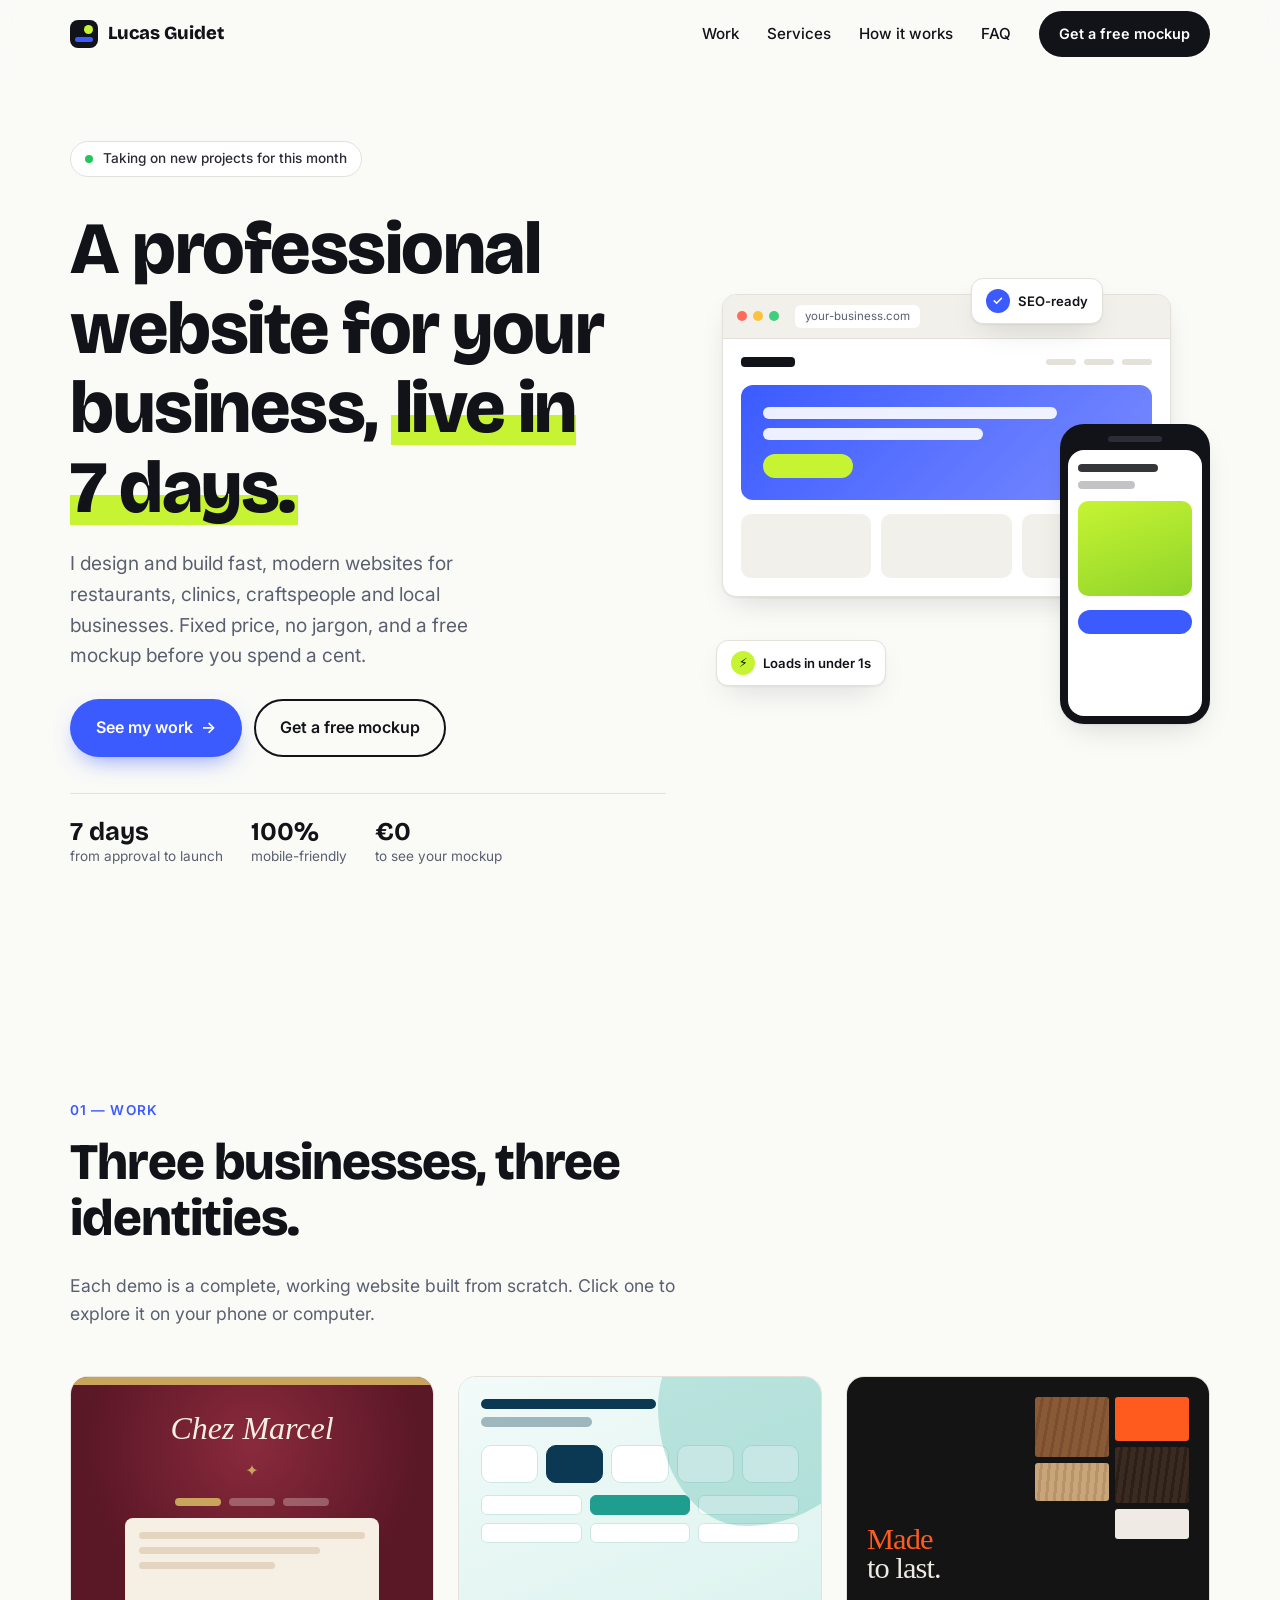
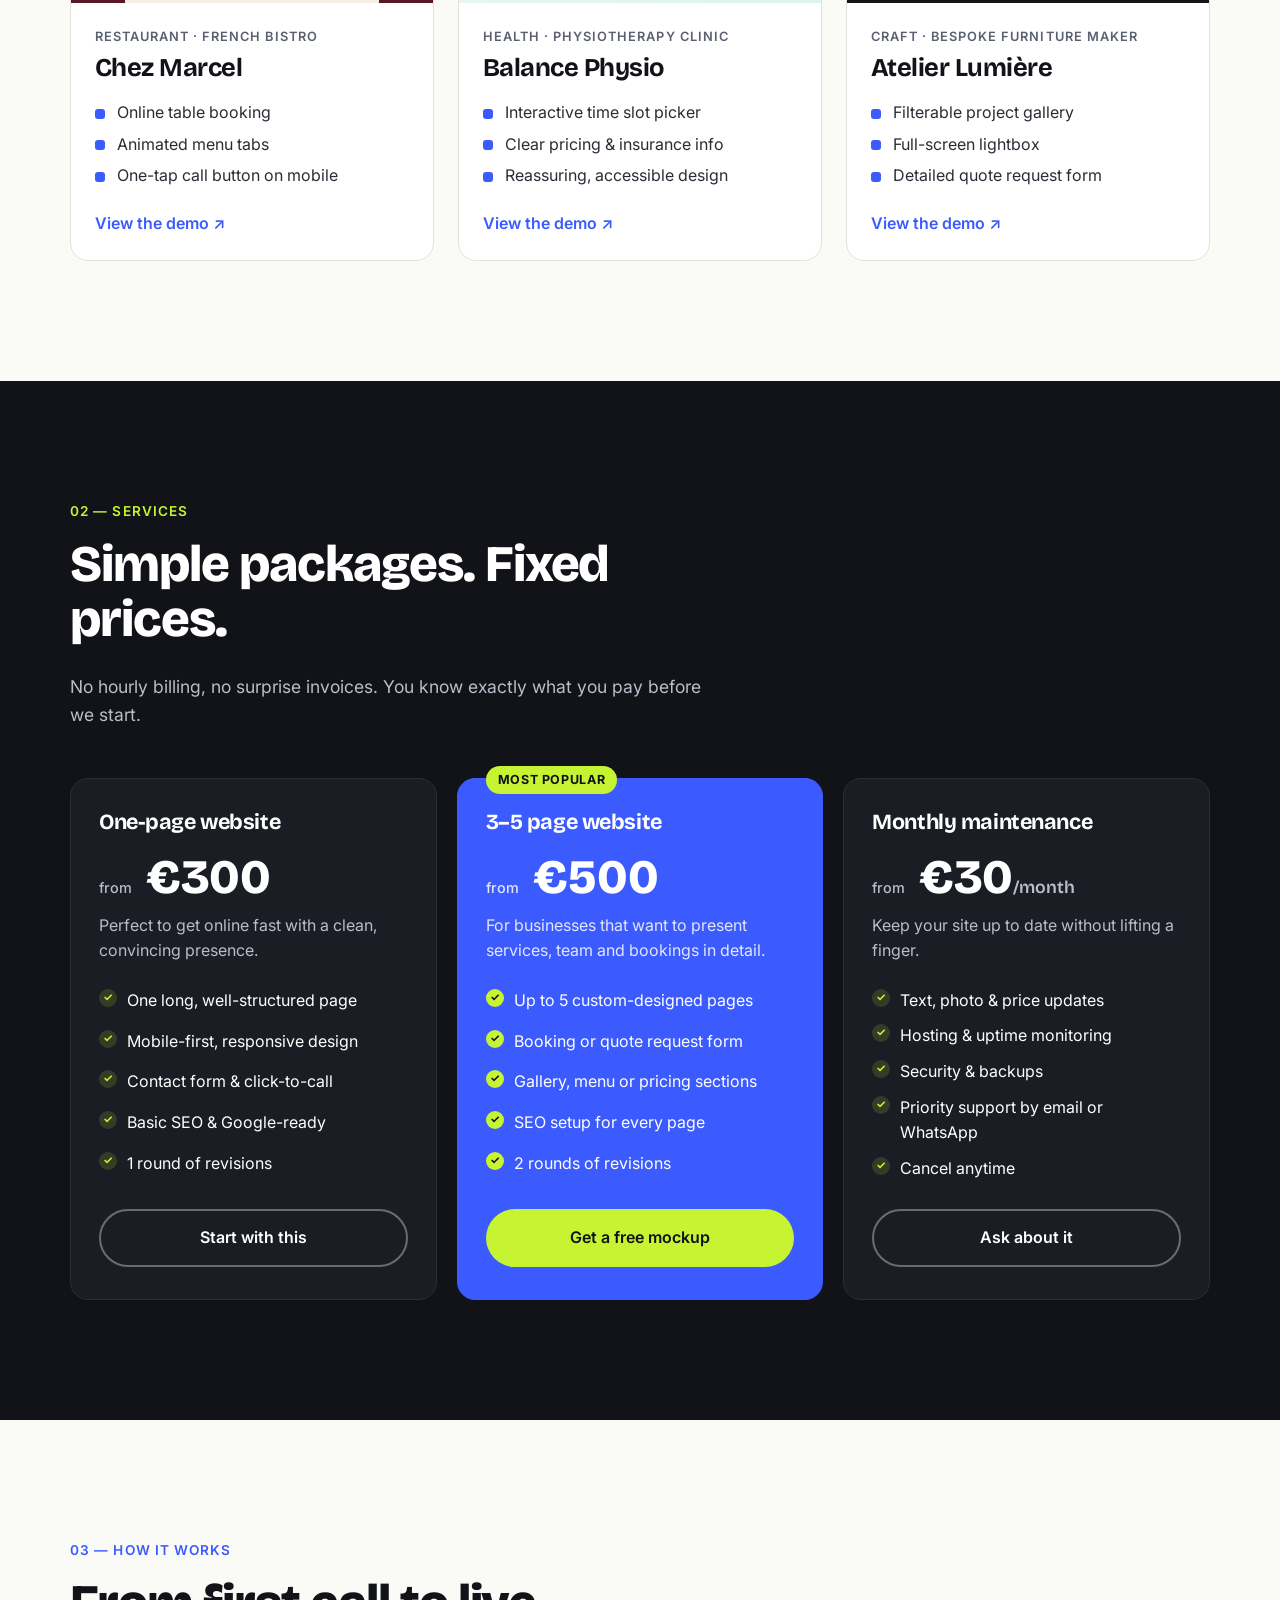
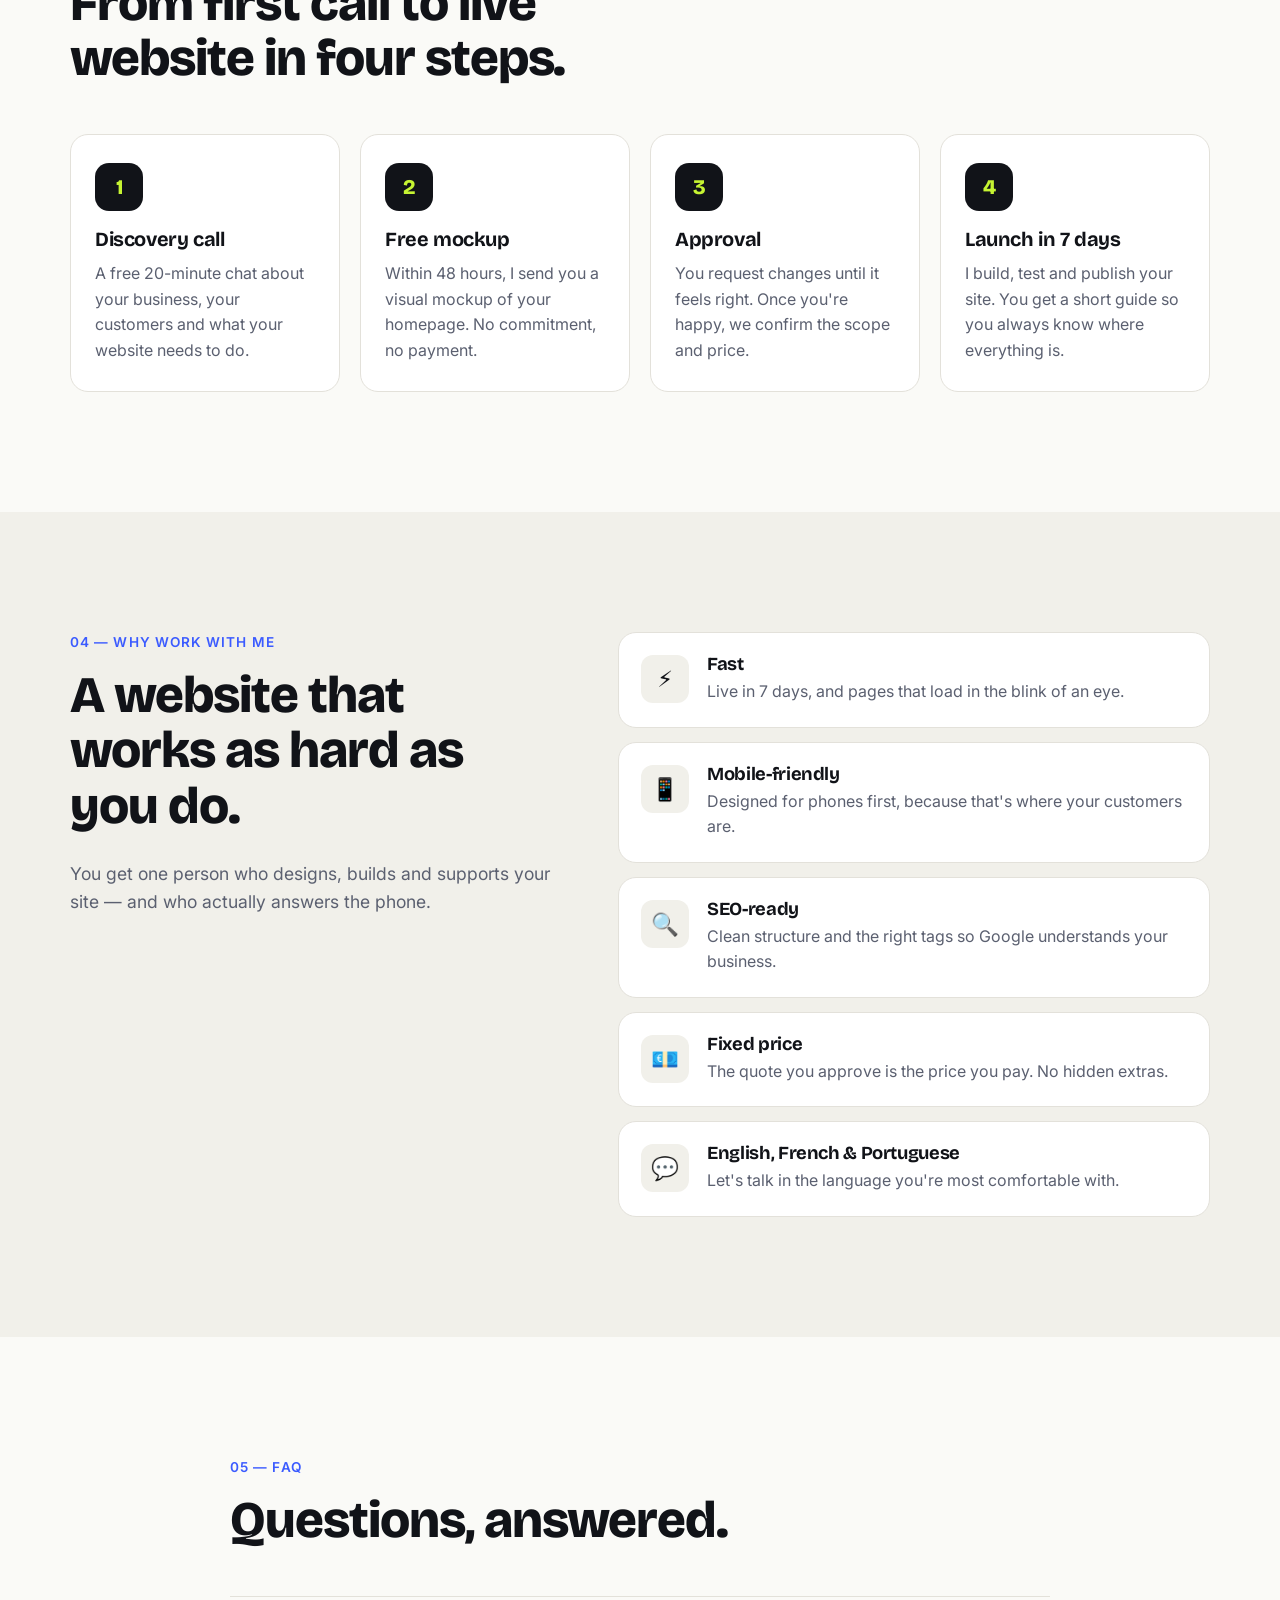
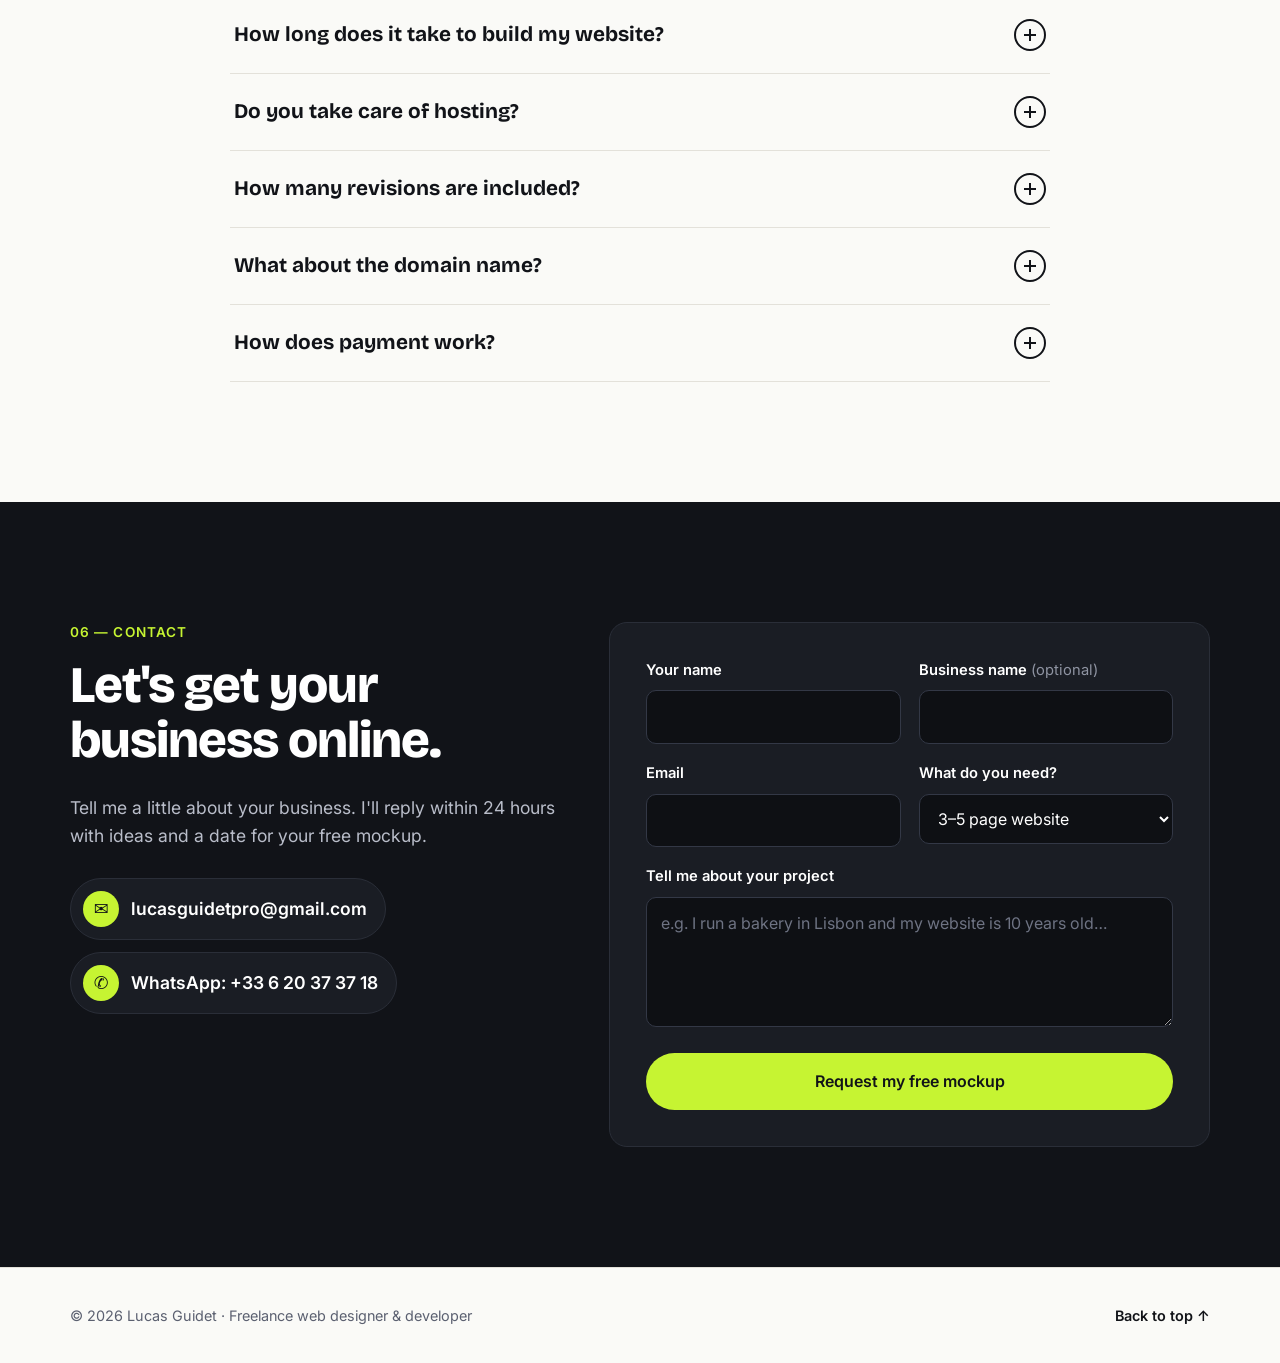
<file: index.html>
<!DOCTYPE html>
<html lang="en">
<head>
  <meta charset="UTF-8">
  <meta name="viewport" content="width=device-width, initial-scale=1">
  <!-- À PERSONNALISER : titre et description (SEO) -->
  <title>Lucas Guidet | Websites for Small Businesses, Live in 7 Days</title>
  <meta name="description" content="Fast, mobile-friendly, SEO-ready websites for restaurants, clinics and local businesses. Fixed price, free mockup, live in 7 days.">
  <meta name="theme-color" content="#111318">

  <!-- Open Graph : aperçu du lien sur WhatsApp, LinkedIn, Facebook… (image : og-image.png, 1200x630) -->
  <meta property="og:type" content="website">
  <meta property="og:site_name" content="Lucas Guidet">
  <meta property="og:title" content="A professional website, live in 7 days">
  <meta property="og:description" content="Fast, modern, mobile-friendly websites for small businesses. Fixed price. Free mockup before you commit.">
  <meta property="og:url" content="https://lucasguidet.netlify.app/">
  <meta property="og:image" content="https://lucasguidet.netlify.app/og-image.png">
  <meta property="og:image:width" content="1200">
  <meta property="og:image:height" content="630">
  <meta property="og:image:alt" content="Lucas Guidet — A professional website for your business, live in 7 days.">
  <meta name="twitter:card" content="summary_large_image">

  <link rel="icon" href="data:image/svg+xml,<svg xmlns='http://www.w3.org/2000/svg' viewBox='0 0 100 100'><rect width='100' height='100' rx='22' fill='%23111318'/><circle cx='70' cy='30' r='12' fill='%23C6F432'/><rect x='22' y='58' width='56' height='12' rx='6' fill='%233B5BFF'/></svg>">

  <link rel="preconnect" href="https://fonts.googleapis.com">
  <link rel="preconnect" href="https://fonts.gstatic.com" crossorigin>
  <link href="https://fonts.googleapis.com/css2?family=Bricolage+Grotesque:opsz,wght@12..96,500;12..96,700;12..96,800&family=Inter:wght@400;500;600&display=swap" rel="stylesheet">
  <link rel="stylesheet" href="style.css">
  <script>document.documentElement.classList.add("js");</script>
</head>
<body>
  <a class="skip-link" href="#main">Skip to content</a>

  <header class="site-header" id="top">
    <div class="container header-inner">
      <!-- À PERSONNALISER : votre nom / logo -->
      <a href="#top" class="logo" aria-label="Lucas Guidet — back to top">
        <span class="logo-mark" aria-hidden="true"></span>
        <span>Lucas Guidet</span>
      </a>

      <button class="burger" aria-expanded="false" aria-controls="main-nav" aria-label="Open menu">
        <span></span><span></span><span></span>
      </button>

      <nav class="main-nav" id="main-nav" aria-label="Main navigation">
        <ul>
          <li><a href="#work">Work</a></li>
          <li><a href="#services">Services</a></li>
          <li><a href="#process">How it works</a></li>
          <li><a href="#faq">FAQ</a></li>
          <li><a href="#contact" class="btn btn-small btn-dark">Get a free mockup</a></li>
        </ul>
      </nav>
    </div>
  </header>

  <main id="main">
    <!-- ============ HERO ============ -->
    <section class="hero">
      <div class="container hero-grid">
        <div class="hero-copy">
          <p class="eyebrow reveal"><span class="dot" aria-hidden="true"></span> Taking on new projects for this month</p>
          <h1 class="reveal">A professional website for your business, <mark>live in 7&nbsp;days.</mark></h1>
          <p class="hero-sub reveal">I design and build fast, modern websites for restaurants, clinics, craftspeople and local businesses. Fixed price, no jargon, and a free mockup before you spend a cent.</p>
          <div class="hero-ctas reveal">
            <a href="#work" class="btn btn-primary">See my work <span aria-hidden="true">→</span></a>
            <a href="#contact" class="btn btn-ghost">Get a free mockup</a>
          </div>
          <ul class="hero-proof reveal" aria-label="Key facts">
            <li><strong>7 days</strong><span>from approval to launch</span></li>
            <li><strong>100%</strong><span>mobile-friendly</span></li>
            <li><strong>€0</strong><span>to see your mockup</span></li>
          </ul>
        </div>

        <!-- Visuel décoratif : maquette de site en CSS pur -->
        <div class="hero-visual reveal" aria-hidden="true">
          <div class="browser browser-main">
            <div class="browser-bar"><i></i><i></i><i></i><span>your-business.com</span></div>
            <div class="browser-body">
              <div class="mock-nav"><b></b><span></span><span></span><span></span></div>
              <div class="mock-hero">
                <div class="mock-line w80"></div>
                <div class="mock-line w60"></div>
                <div class="mock-btn"></div>
              </div>
              <div class="mock-cards"><div></div><div></div><div></div></div>
            </div>
          </div>
          <div class="phone">
            <div class="phone-notch"></div>
            <div class="phone-body">
              <div class="mock-line w70"></div>
              <div class="mock-line w50"></div>
              <div class="mock-block"></div>
              <div class="mock-btn"></div>
            </div>
          </div>
          <div class="badge badge-speed"><span>⚡</span> Loads in under 1s</div>
          <div class="badge badge-seo"><span>✓</span> SEO-ready</div>
        </div>
      </div>
    </section>

    <!-- ============ WORK ============ -->
    <section class="section" id="work" aria-labelledby="work-title">
      <div class="container">
        <div class="section-head reveal">
          <p class="kicker">01 — Work</p>
          <h2 id="work-title">Three businesses, three identities.</h2>
          <p class="section-lead">Each demo is a complete, working website built from scratch. Click one to explore it on your phone or computer.</p>
        </div>

        <div class="work-grid">
          <!-- Carte démo 1 -->
          <article class="work-card reveal">
            <a href="demo-restaurant/index.html" class="work-link">
              <div class="preview preview-resto" aria-hidden="true">
                <div class="pv-banner"></div>
                <div class="pv-title">Chez Marcel</div>
                <div class="pv-orn">✦</div>
                <div class="pv-tabs"><span class="on"></span><span></span><span></span></div>
                <div class="pv-menu"><i></i><i></i><i></i></div>
              </div>
              <div class="work-body">
                <p class="work-niche">Restaurant · French bistro</p>
                <h3>Chez Marcel</h3>
                <ul class="work-features">
                  <li>Online table booking</li>
                  <li>Animated menu tabs</li>
                  <li>One-tap call button on mobile</li>
                </ul>
                <span class="work-cta">View the demo <span aria-hidden="true">↗</span></span>
              </div>
            </a>
          </article>

          <!-- Carte démo 2 -->
          <article class="work-card reveal">
            <a href="demo-clinic/index.html" class="work-link">
              <div class="preview preview-clinic" aria-hidden="true">
                <div class="pv-blob"></div>
                <div class="pv-c-head"><i></i><i></i></div>
                <div class="pv-days"><span></span><span class="on"></span><span></span><span></span><span></span></div>
                <div class="pv-slots"><span></span><span class="on"></span><span></span><span></span><span></span><span></span></div>
              </div>
              <div class="work-body">
                <p class="work-niche">Health · Physiotherapy clinic</p>
                <h3>Balance Physio</h3>
                <ul class="work-features">
                  <li>Interactive time slot picker</li>
                  <li>Clear pricing &amp; insurance info</li>
                  <li>Reassuring, accessible design</li>
                </ul>
                <span class="work-cta">View the demo <span aria-hidden="true">↗</span></span>
              </div>
            </a>
          </article>

          <!-- Carte démo 3 -->
          <article class="work-card reveal">
            <a href="demo-craftsman/index.html" class="work-link">
              <div class="preview preview-craft" aria-hidden="true">
                <div class="pv-big">Made<br>to last.</div>
                <div class="pv-masonry"><i></i><i></i><i></i><i></i><i></i></div>
              </div>
              <div class="work-body">
                <p class="work-niche">Craft · Bespoke furniture maker</p>
                <h3>Atelier Lumière</h3>
                <ul class="work-features">
                  <li>Filterable project gallery</li>
                  <li>Full-screen lightbox</li>
                  <li>Detailed quote request form</li>
                </ul>
                <span class="work-cta">View the demo <span aria-hidden="true">↗</span></span>
              </div>
            </a>
          </article>
        </div>
      </div>
    </section>

    <!-- ============ SERVICES ============ -->
    <section class="section section-dark" id="services" aria-labelledby="services-title">
      <div class="container">
        <div class="section-head reveal">
          <p class="kicker">02 — Services</p>
          <h2 id="services-title">Simple packages. Fixed prices.</h2>
          <p class="section-lead">No hourly billing, no surprise invoices. You know exactly what you pay before we start.</p>
        </div>

        <!-- À PERSONNALISER : prix et contenu des offres -->
        <div class="pricing-grid">
          <article class="price-card reveal">
            <h3>One-page website</h3>
            <p class="price"><span class="from">from</span> €300</p>
            <p class="price-desc">Perfect to get online fast with a clean, convincing presence.</p>
            <ul class="checklist">
              <li>One long, well-structured page</li>
              <li>Mobile-first, responsive design</li>
              <li>Contact form &amp; click-to-call</li>
              <li>Basic SEO &amp; Google-ready</li>
              <li>1 round of revisions</li>
            </ul>
            <a href="#contact" class="btn btn-outline-light">Start with this</a>
          </article>

          <article class="price-card price-card-featured reveal">
            <p class="tag">Most popular</p>
            <h3>3–5 page website</h3>
            <p class="price"><span class="from">from</span> €500</p>
            <p class="price-desc">For businesses that want to present services, team and bookings in detail.</p>
            <ul class="checklist">
              <li>Up to 5 custom-designed pages</li>
              <li>Booking or quote request form</li>
              <li>Gallery, menu or pricing sections</li>
              <li>SEO setup for every page</li>
              <li>2 rounds of revisions</li>
            </ul>
            <a href="#contact" class="btn btn-lime">Get a free mockup</a>
          </article>

          <article class="price-card reveal">
            <h3>Monthly maintenance</h3>
            <p class="price"><span class="from">from</span> €30<span class="per">/month</span></p>
            <p class="price-desc">Keep your site up to date without lifting a finger.</p>
            <ul class="checklist">
              <li>Text, photo &amp; price updates</li>
              <li>Hosting &amp; uptime monitoring</li>
              <li>Security &amp; backups</li>
              <li>Priority support by email or WhatsApp</li>
              <li>Cancel anytime</li>
            </ul>
            <a href="#contact" class="btn btn-outline-light">Ask about it</a>
          </article>
        </div>
      </div>
    </section>

    <!-- ============ PROCESS ============ -->
    <section class="section" id="process" aria-labelledby="process-title">
      <div class="container">
        <div class="section-head reveal">
          <p class="kicker">03 — How it works</p>
          <h2 id="process-title">From first call to live website in four steps.</h2>
        </div>

        <ol class="steps">
          <li class="step reveal">
            <span class="step-num">1</span>
            <h3>Discovery call</h3>
            <p>A free 20-minute chat about your business, your customers and what your website needs to do.</p>
          </li>
          <li class="step reveal">
            <span class="step-num">2</span>
            <h3>Free mockup</h3>
            <p>Within 48 hours, I send you a visual mockup of your homepage. No commitment, no payment.</p>
          </li>
          <li class="step reveal">
            <span class="step-num">3</span>
            <h3>Approval</h3>
            <p>You request changes until it feels right. Once you're happy, we confirm the scope and price.</p>
          </li>
          <li class="step reveal">
            <span class="step-num">4</span>
            <h3>Launch in 7 days</h3>
            <p>I build, test and publish your site. You get a short guide so you always know where everything is.</p>
          </li>
        </ol>
      </div>
    </section>

    <!-- ============ WHY ME ============ -->
    <section class="section section-tint" id="why" aria-labelledby="why-title">
      <div class="container why-grid">
        <div class="section-head reveal">
          <p class="kicker">04 — Why work with me</p>
          <h2 id="why-title">A website that works as hard as you do.</h2>
          <p class="section-lead">You get one person who designs, builds and supports your site — and who actually answers the phone.</p>
        </div>

        <ul class="why-list">
          <li class="why-item reveal">
            <span class="why-icon" aria-hidden="true">⚡</span>
            <div><h3>Fast</h3><p>Live in 7 days, and pages that load in the blink of an eye.</p></div>
          </li>
          <li class="why-item reveal">
            <span class="why-icon" aria-hidden="true">📱</span>
            <div><h3>Mobile-friendly</h3><p>Designed for phones first, because that's where your customers are.</p></div>
          </li>
          <li class="why-item reveal">
            <span class="why-icon" aria-hidden="true">🔍</span>
            <div><h3>SEO-ready</h3><p>Clean structure and the right tags so Google understands your business.</p></div>
          </li>
          <li class="why-item reveal">
            <span class="why-icon" aria-hidden="true">💶</span>
            <div><h3>Fixed price</h3><p>The quote you approve is the price you pay. No hidden extras.</p></div>
          </li>
          <li class="why-item reveal">
            <span class="why-icon" aria-hidden="true">💬</span>
            <div><h3>English, French &amp; Portuguese</h3><p>Let's talk in the language you're most comfortable with.</p></div>
          </li>
        </ul>
      </div>
    </section>

    <!-- ============ FAQ ============ -->
    <section class="section" id="faq" aria-labelledby="faq-title">
      <div class="container faq-wrap">
        <div class="section-head reveal">
          <p class="kicker">05 — FAQ</p>
          <h2 id="faq-title">Questions, answered.</h2>
        </div>

        <div class="accordion reveal">
          <div class="acc-item">
            <h3 class="acc-heading">
              <button class="acc-trigger" aria-expanded="false" aria-controls="faq-1" id="faq-1-btn">
                How long does it take to build my website?
                <span class="acc-icon" aria-hidden="true"></span>
              </button>
            </h3>
            <div class="acc-panel" id="faq-1" role="region" aria-labelledby="faq-1-btn">
              <div class="acc-inner"><p>Seven days from the moment you approve the mockup and send me your content (texts, logo, photos). If you don't have content yet, I can help you write it — it usually adds just a day or two.</p></div>
            </div>
          </div>

          <div class="acc-item">
            <h3 class="acc-heading">
              <button class="acc-trigger" aria-expanded="false" aria-controls="faq-2" id="faq-2-btn">
                Do you take care of hosting?
                <span class="acc-icon" aria-hidden="true"></span>
              </button>
            </h3>
            <div class="acc-panel" id="faq-2" role="region" aria-labelledby="faq-2-btn">
              <div class="acc-inner"><p>Yes. I set up fast, secure hosting for you. For most small business sites, hosting is free or costs just a few euros a month. It's also included in the maintenance plan.</p></div>
            </div>
          </div>

          <div class="acc-item">
            <h3 class="acc-heading">
              <button class="acc-trigger" aria-expanded="false" aria-controls="faq-3" id="faq-3-btn">
                How many revisions are included?
                <span class="acc-icon" aria-hidden="true"></span>
              </button>
            </h3>
            <div class="acc-panel" id="faq-3" role="region" aria-labelledby="faq-3-btn">
              <div class="acc-inner"><p>The mockup can be adjusted as often as needed before you approve it. After that, one round of revisions is included with the one-page site and two rounds with the multi-page site. Small text tweaks after launch are always welcome.</p></div>
            </div>
          </div>

          <div class="acc-item">
            <h3 class="acc-heading">
              <button class="acc-trigger" aria-expanded="false" aria-controls="faq-4" id="faq-4-btn">
                What about the domain name?
                <span class="acc-icon" aria-hidden="true"></span>
              </button>
            </h3>
            <div class="acc-panel" id="faq-4" role="region" aria-labelledby="faq-4-btn">
              <div class="acc-inner"><p>I help you choose and register a domain name (like your-business.com) in your own name, so you always own it. It typically costs €10–15 per year. Already have one? I'll connect it for you.</p></div>
            </div>
          </div>

          <div class="acc-item">
            <h3 class="acc-heading">
              <button class="acc-trigger" aria-expanded="false" aria-controls="faq-5" id="faq-5-btn">
                How does payment work?
                <span class="acc-icon" aria-hidden="true"></span>
              </button>
            </h3>
            <div class="acc-panel" id="faq-5" role="region" aria-labelledby="faq-5-btn">
              <div class="acc-inner"><p>Nothing to pay for the mockup. Once you approve it, I ask for a 50% deposit to start, and the remaining 50% when the site goes live. Bank transfer, PayPal and other common methods are accepted.</p></div>
            </div>
          </div>
        </div>
      </div>
    </section>

    <!-- ============ CONTACT ============ -->
    <section class="section section-dark" id="contact" aria-labelledby="contact-title">
      <div class="container contact-grid">
        <div class="contact-copy reveal">
          <p class="kicker">06 — Contact</p>
          <h2 id="contact-title">Let's get your business online.</h2>
          <p class="section-lead">Tell me a little about your business. I'll reply within 24 hours with ideas and a date for your free mockup.</p>

          <!-- À PERSONNALISER : email et numéro WhatsApp (format international sans + ni espaces dans le lien wa.me) -->
          <ul class="contact-links">
            <li>
              <a href="mailto:lucasguidetpro@gmail.com"><span class="cl-icon" aria-hidden="true">✉</span> lucasguidetpro@gmail.com</a>
            </li>
            <li>
              <a href="https://wa.me/33620373718" target="_blank" rel="noopener"><span class="cl-icon" aria-hidden="true">✆</span> WhatsApp: +33 6 20 37 37 18</a>
            </li>
          </ul>
        </div>

        <!--
          FORMULAIRE — branché sur Formspree (les messages arrivent sur l'email du compte Formspree).
          Pour changer de formulaire Formspree : modifiez uniquement l'attribut action ci-dessous.
          Sans JavaScript, le formulaire s'envoie quand même (redirection vers la page de remerciement Formspree).
        -->
        <form class="contact-form reveal" id="contact-form" action="https://formspree.io/f/xwlvvkdy" method="POST" novalidate>
          <!-- Sujet de l'email reçu + champ anti-spam invisible (doit rester vide) -->
          <input type="hidden" name="_subject" value="New mockup request from the portfolio">
          <input type="text" name="_gotcha" tabindex="-1" autocomplete="off" aria-hidden="true" style="display:none">
          <div class="field">
            <label for="c-name">Your name</label>
            <input type="text" id="c-name" name="name" autocomplete="name" required aria-describedby="c-name-error">
            <p class="field-error" id="c-name-error"></p>
          </div>
          <div class="field">
            <label for="c-business">Business name <span class="optional">(optional)</span></label>
            <input type="text" id="c-business" name="business" autocomplete="organization">
          </div>
          <div class="field">
            <label for="c-email">Email</label>
            <input type="email" id="c-email" name="email" autocomplete="email" required aria-describedby="c-email-error">
            <p class="field-error" id="c-email-error"></p>
          </div>
          <div class="field">
            <label for="c-package">What do you need?</label>
            <select id="c-package" name="package">
              <option>One-page website</option>
              <option selected>3–5 page website</option>
              <option>Redesign of my current website</option>
              <option>Maintenance only</option>
              <option>Not sure yet</option>
            </select>
          </div>
          <div class="field field-full">
            <label for="c-message">Tell me about your project</label>
            <textarea id="c-message" name="message" rows="4" required aria-describedby="c-message-error" placeholder="e.g. I run a bakery in Lisbon and my website is 10 years old…"></textarea>
            <p class="field-error" id="c-message-error"></p>
          </div>
          <button type="submit" class="btn btn-lime btn-block">Request my free mockup</button>
          <p class="form-success" role="status" aria-live="polite" hidden></p>
        </form>
      </div>
    </section>
  </main>

  <footer class="site-footer">
    <div class="container footer-inner">
      <p>© <span id="year">2026</span> Lucas Guidet · Freelance web designer &amp; developer</p>
      <!-- À PERSONNALISER : mentions légales (statut, SIRET / NIF, hébergeur) -->
      <a href="#top" class="back-top">Back to top ↑</a>
    </div>
  </footer>

  <script src="script.js"></script>
</body>
</html>
</file>
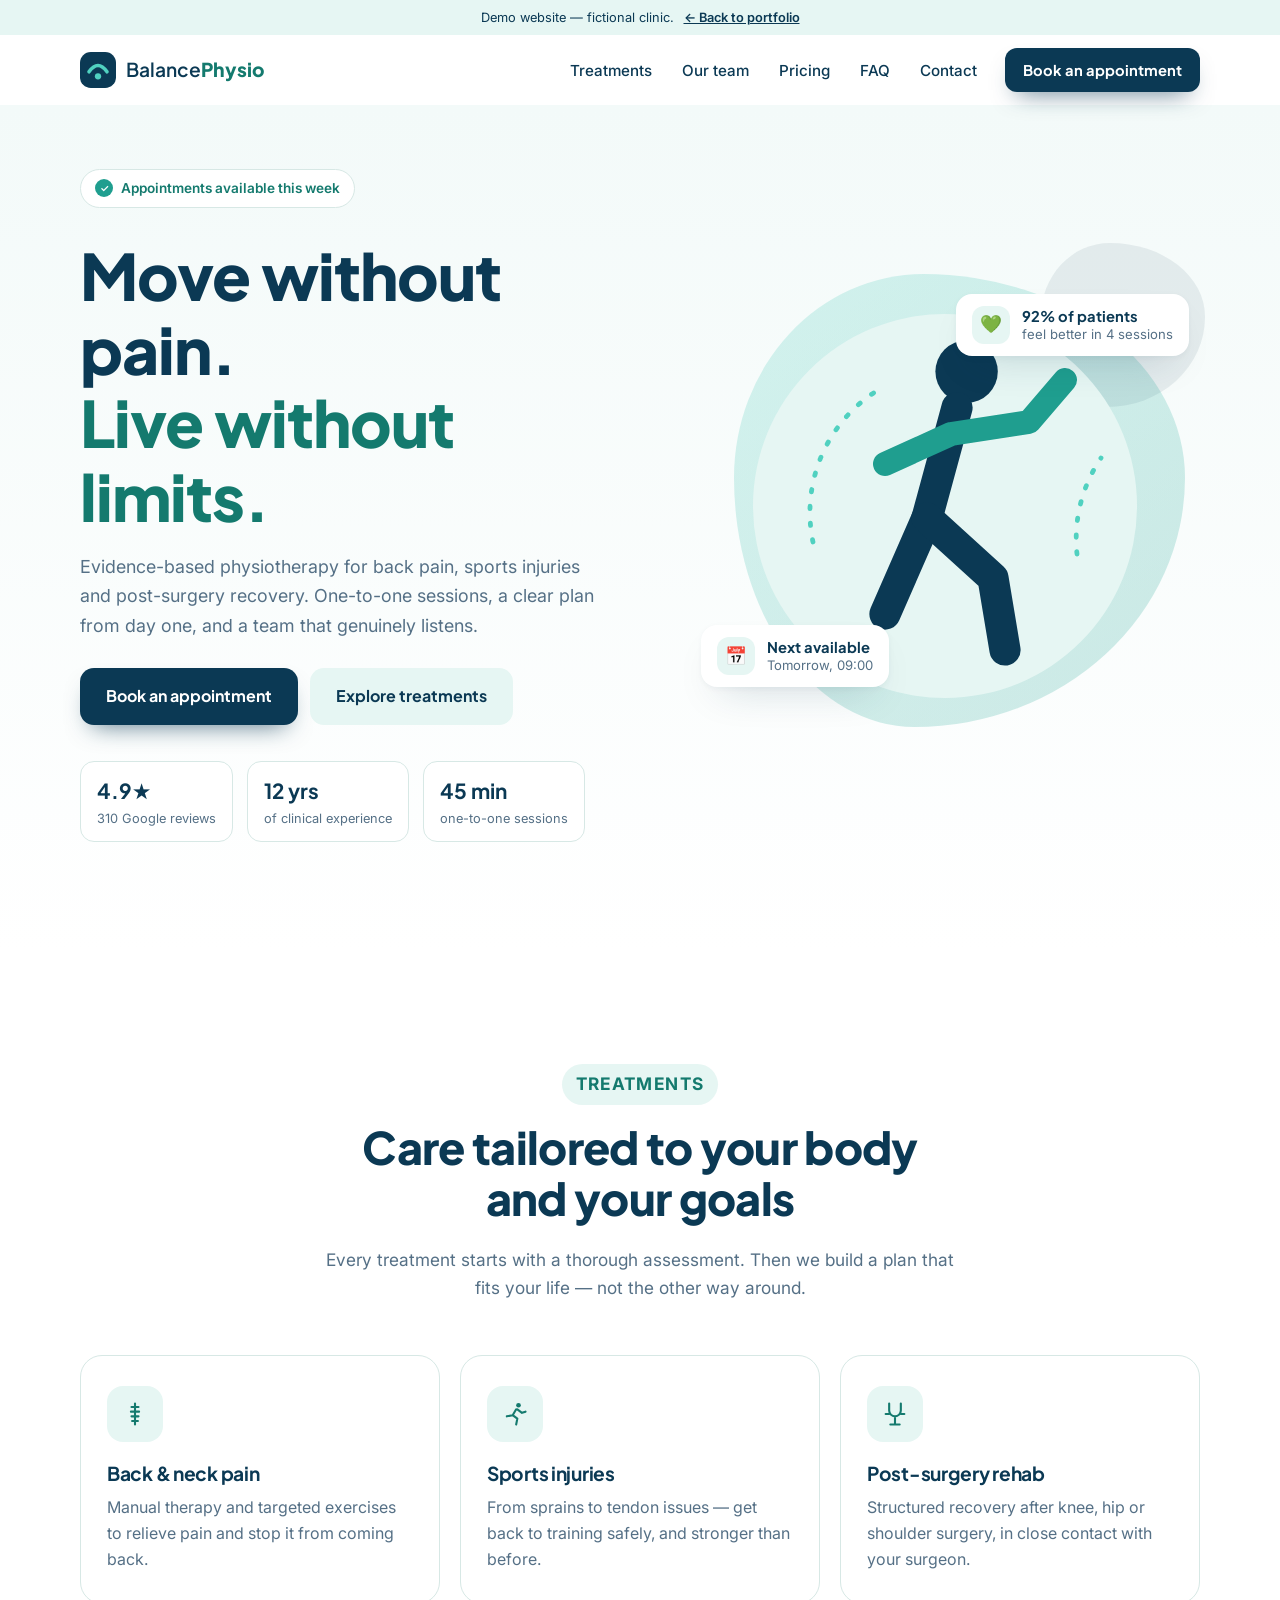
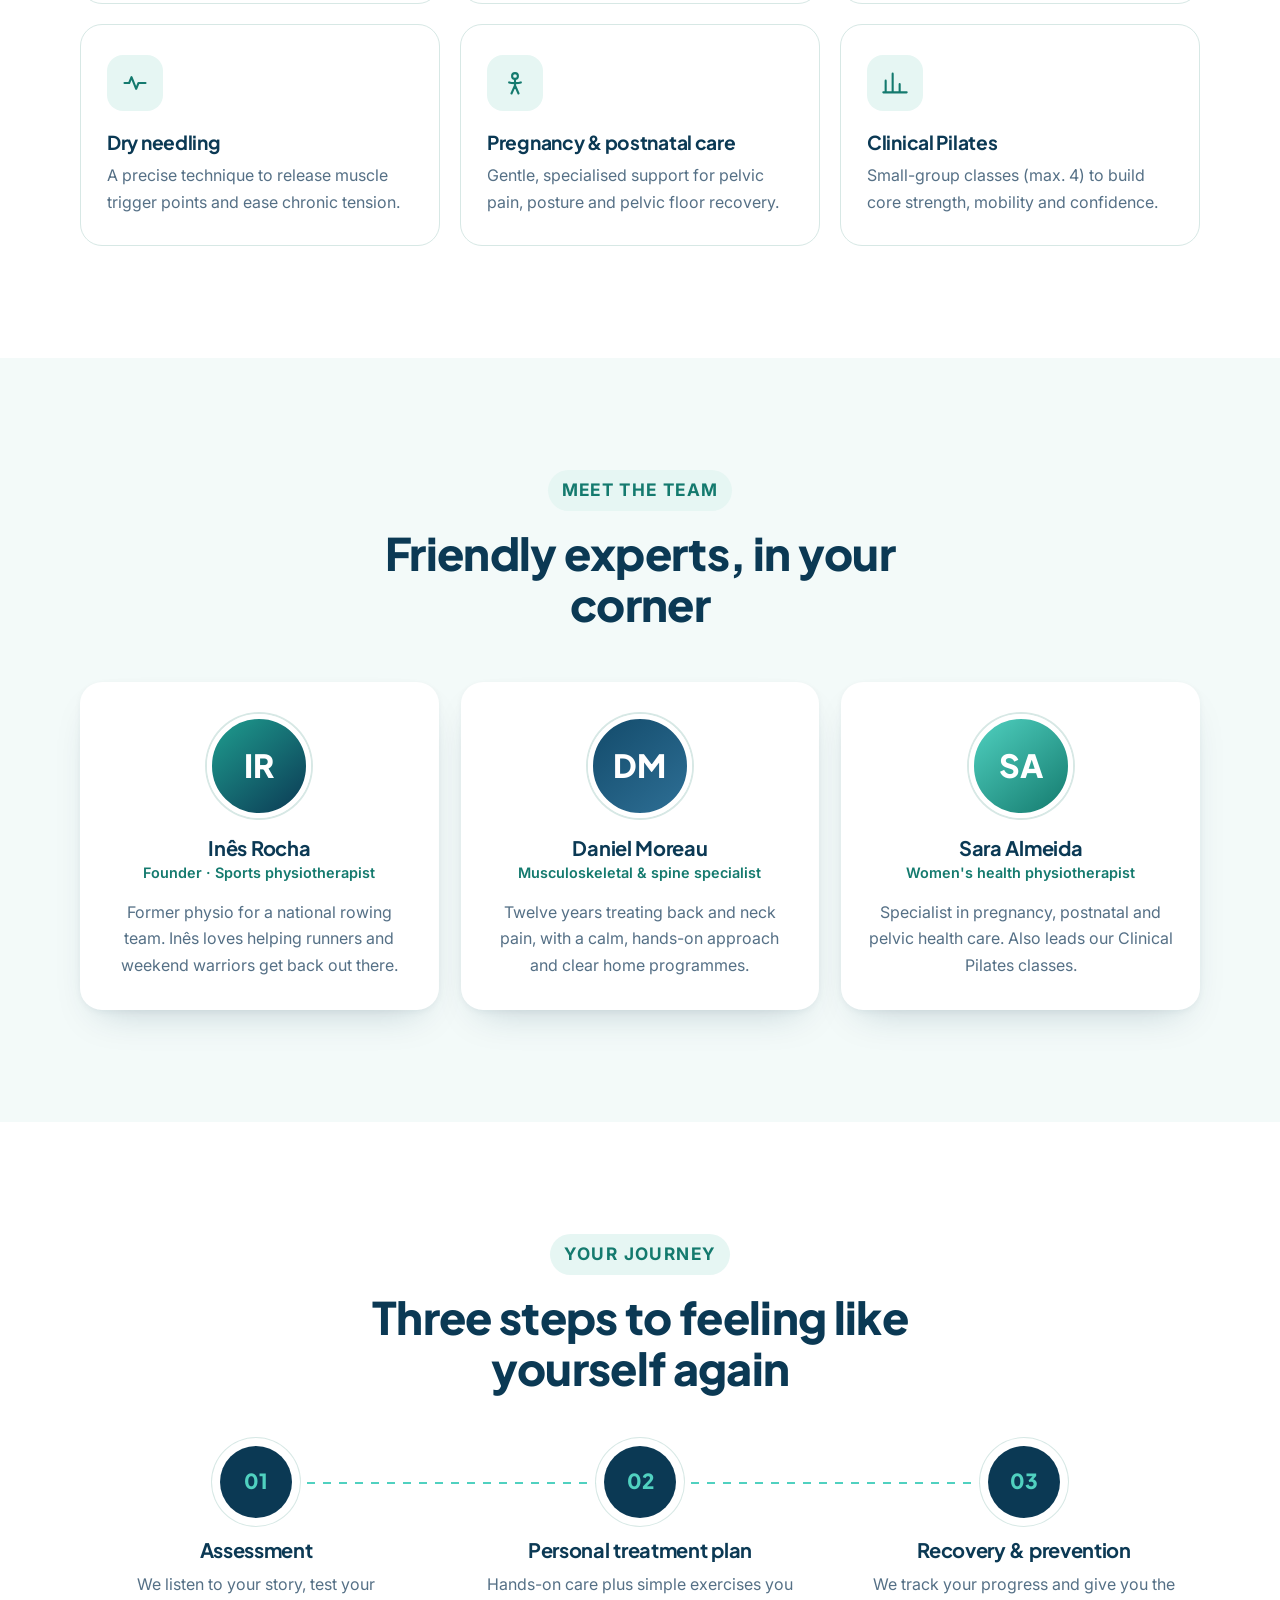
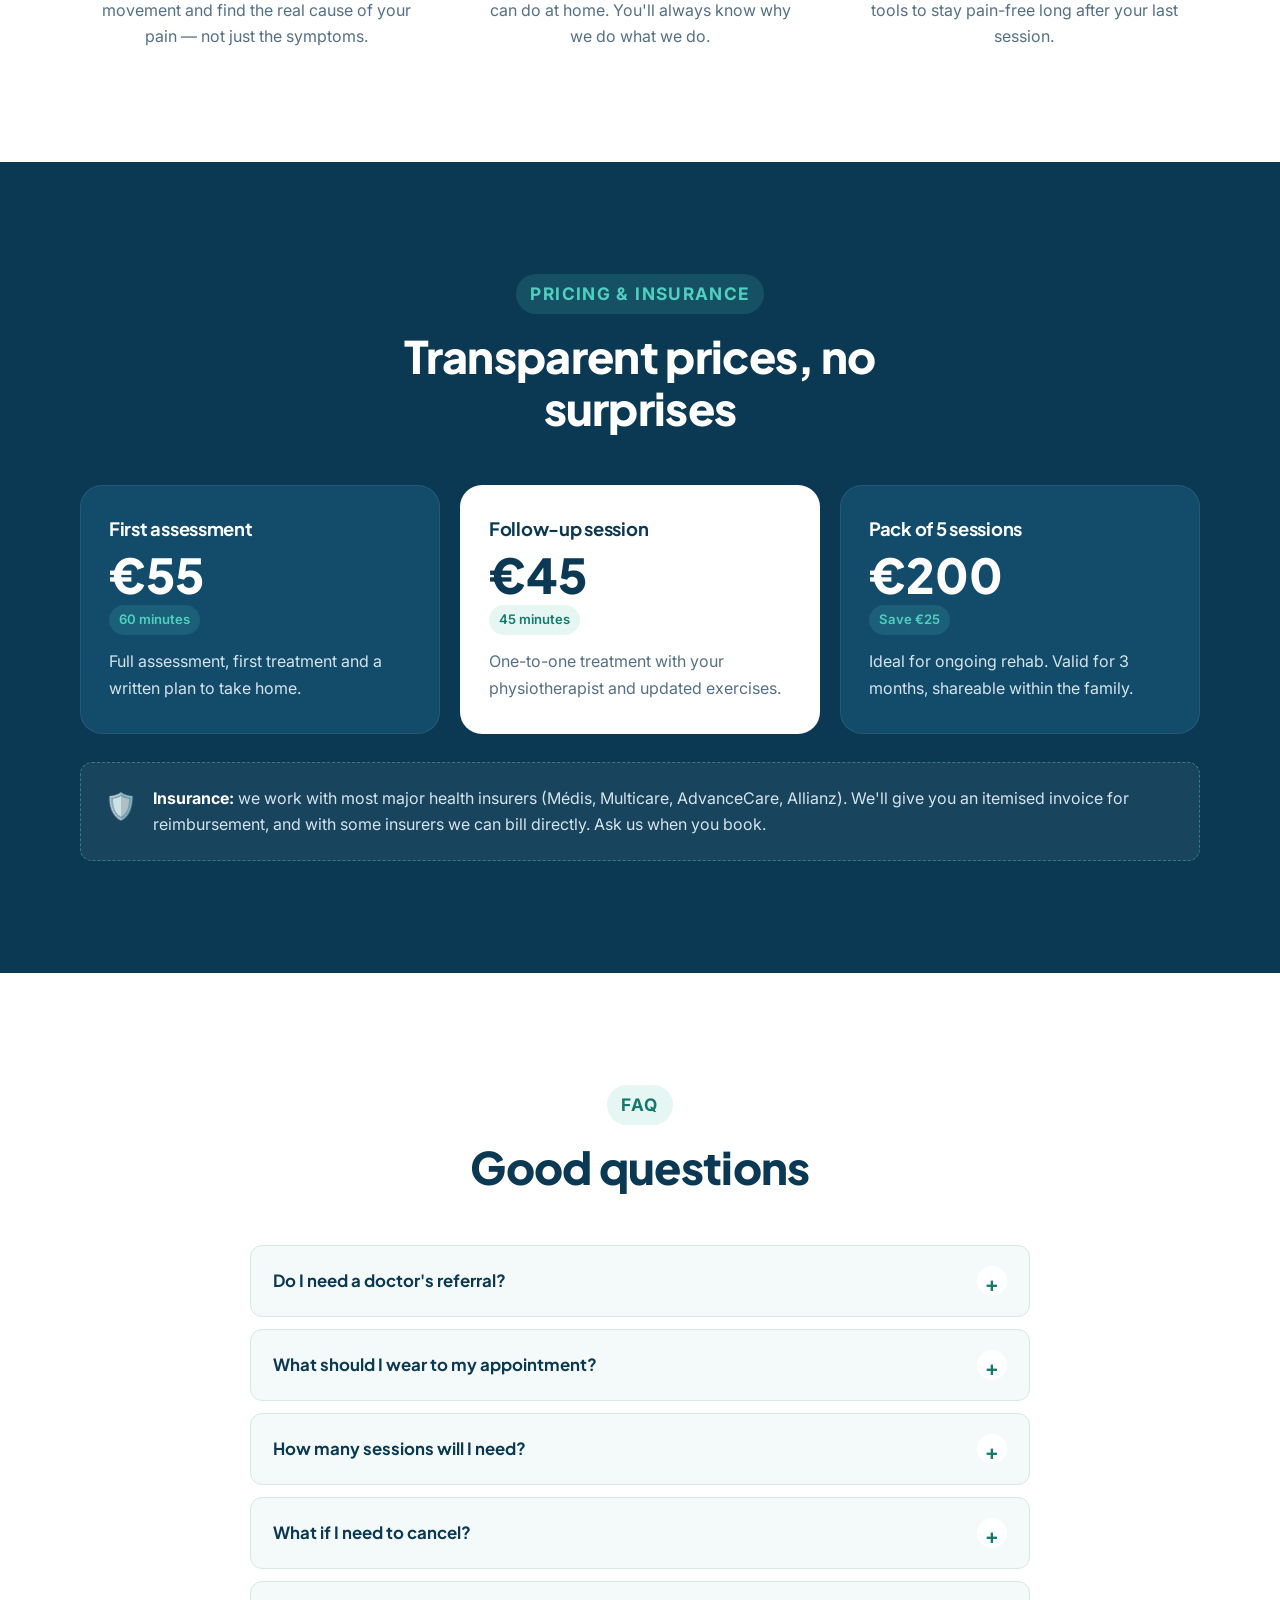
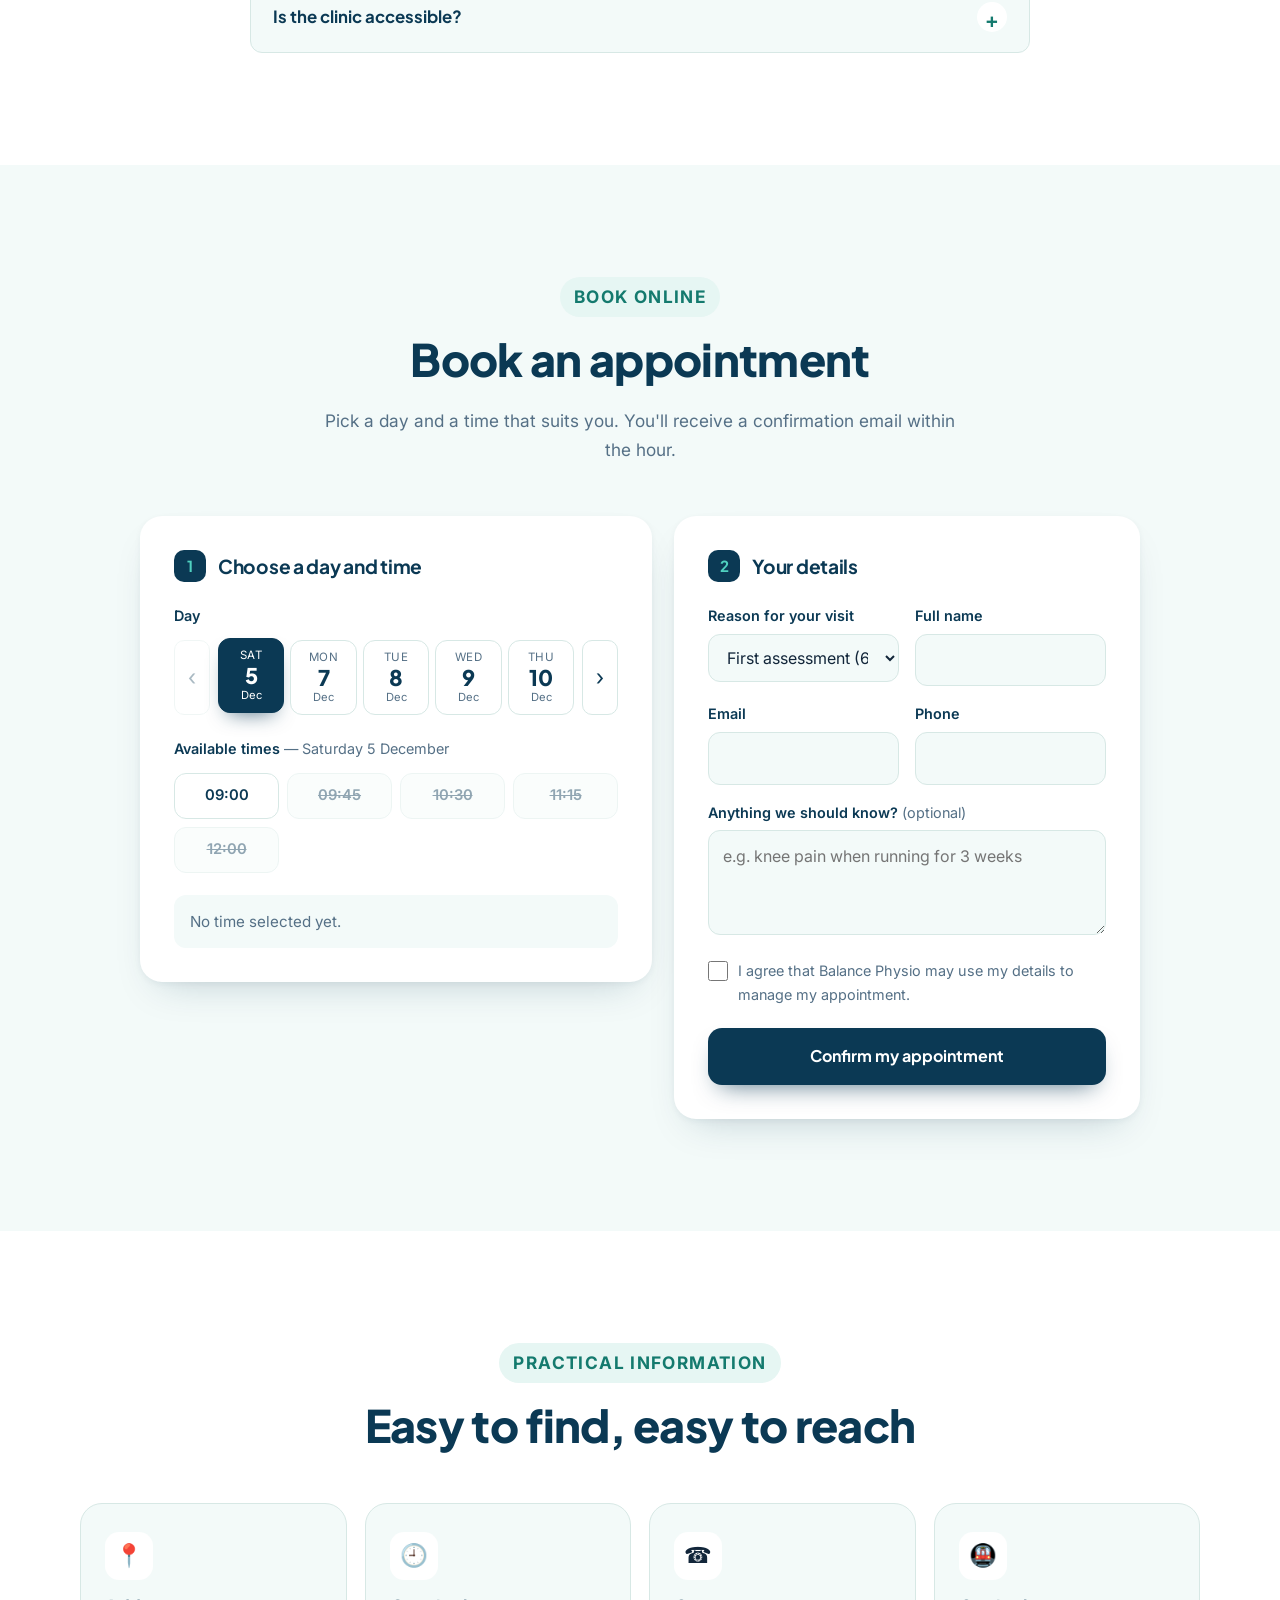
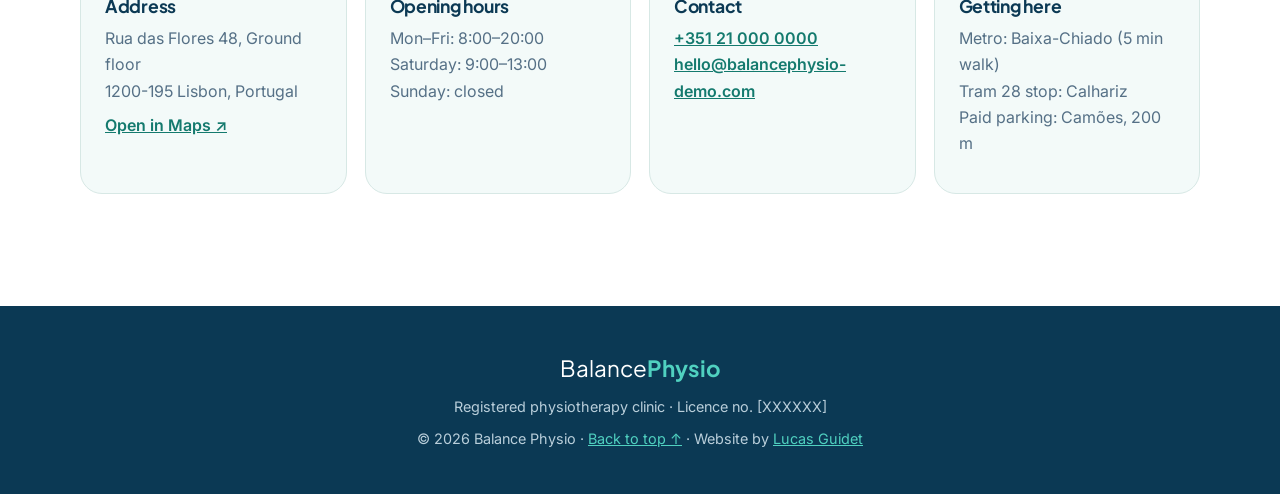
<file: demo-clinic/index.html>
<!DOCTYPE html>
<html lang="en">
<head>
  <meta charset="UTF-8">
  <meta name="viewport" content="width=device-width, initial-scale=1">
  <!-- À PERSONNALISER : nom du cabinet, ville, description -->
  <title>Balance Physio — Physiotherapy clinic in Lisbon · Book online</title>
  <meta name="description" content="Balance Physio helps you move without pain. Sports injuries, back pain, post-surgery rehab and more. Experienced physiotherapists, same-week appointments, book online.">
  <meta name="theme-color" content="#0B3954">

  <meta property="og:type" content="website">
  <meta property="og:title" content="Balance Physio — Move better, live better">
  <meta property="og:description" content="Experienced physiotherapists, personalised treatment plans and same-week appointments. Book online in 1 minute.">
  <meta property="og:url" content="https://lucasguidet.netlify.app/demo-clinic/">

  <link rel="icon" href="data:image/svg+xml,<svg xmlns='http://www.w3.org/2000/svg' viewBox='0 0 100 100'><rect width='100' height='100' rx='30' fill='%230B3954'/><path d='M25 55 q25 -35 50 0' stroke='%2350D1C0' stroke-width='10' fill='none' stroke-linecap='round'/><circle cx='50' cy='68' r='8' fill='%2350D1C0'/></svg>">

  <link rel="preconnect" href="https://fonts.googleapis.com">
  <link rel="preconnect" href="https://fonts.gstatic.com" crossorigin>
  <link href="https://fonts.googleapis.com/css2?family=Plus+Jakarta+Sans:wght@500;600;700;800&family=Inter:wght@400;500;600&display=swap" rel="stylesheet">
  <link rel="stylesheet" href="style.css">
  <script>document.documentElement.classList.add("js");</script>
</head>
<body>
  <a class="skip-link" href="#main">Skip to content</a>

  <!-- Bandeau démo — à supprimer pour un vrai client -->
  <div class="demo-banner">
    <p>Demo website — fictional clinic. <a href="../index.html">← Back to portfolio</a></p>
  </div>

  <header class="site-header" id="top">
    <div class="container header-inner">
      <a href="#top" class="logo" aria-label="Balance Physio — back to top">
        <svg class="logo-icon" viewBox="0 0 40 40" aria-hidden="true"><rect width="40" height="40" rx="12" fill="currentColor"/><path d="M10 22 q10 -14 20 0" stroke="#50D1C0" stroke-width="4" fill="none" stroke-linecap="round"/><circle cx="20" cy="27" r="3.5" fill="#50D1C0"/></svg>
        <span>Balance<strong>Physio</strong></span>
      </a>
      <button class="burger" aria-expanded="false" aria-controls="main-nav" aria-label="Open menu">
        <span></span><span></span><span></span>
      </button>
      <nav class="main-nav" id="main-nav" aria-label="Main navigation">
        <ul>
          <li><a href="#treatments">Treatments</a></li>
          <li><a href="#team">Our team</a></li>
          <li><a href="#pricing">Pricing</a></li>
          <li><a href="#faq">FAQ</a></li>
          <li><a href="#info">Contact</a></li>
          <li><a href="#booking" class="btn btn-primary btn-small">Book an appointment</a></li>
        </ul>
      </nav>
    </div>
  </header>

  <main id="main">
    <!-- ============ HERO ============ -->
    <section class="hero">
      <div class="container hero-grid">
        <div class="hero-copy">
          <p class="pill reveal"><span aria-hidden="true">✓</span> Appointments available this week</p>
          <h1 class="reveal">Move without pain.<br><span>Live without limits.</span></h1>
          <p class="hero-sub reveal">Evidence-based physiotherapy for back pain, sports injuries and post-surgery recovery. One-to-one sessions, a clear plan from day one, and a team that genuinely listens.</p>
          <div class="hero-ctas reveal">
            <a href="#booking" class="btn btn-primary">Book an appointment</a>
            <a href="#treatments" class="btn btn-soft">Explore treatments</a>
          </div>
          <ul class="trust reveal" aria-label="Why patients trust us">
            <li><strong>4.9★</strong><span>310 Google reviews</span></li>
            <li><strong>12 yrs</strong><span>of clinical experience</span></li>
            <li><strong>45 min</strong><span>one-to-one sessions</span></li>
          </ul>
        </div>

        <!-- PHOTO : remplacer l'illustration par une photo de séance (Unsplash : "physiotherapy session") -->
        <div class="hero-visual reveal" aria-hidden="true">
          <div class="blob blob-1"></div>
          <div class="blob blob-2"></div>
          <svg class="hero-illu" viewBox="0 0 400 420">
            <circle cx="200" cy="210" r="160" fill="#E6F6F3"/>
            <!-- silhouette en mouvement -->
            <circle cx="218" cy="98" r="26" fill="#0B3954"/>
            <path d="M210 128 L185 220 L150 300" stroke="#0B3954" stroke-width="26" stroke-linecap="round" stroke-linejoin="round" fill="none"/>
            <path d="M185 220 L240 270 L250 330" stroke="#0B3954" stroke-width="26" stroke-linecap="round" stroke-linejoin="round" fill="none"/>
            <path d="M205 150 L150 175 M205 150 L270 140 L300 105" stroke="#1F9E8F" stroke-width="20" stroke-linecap="round" stroke-linejoin="round" fill="none"/>
            <!-- arc de mouvement -->
            <path d="M90 240 A120 120 0 0 1 150 110" stroke="#50D1C0" stroke-width="4" stroke-dasharray="2 12" stroke-linecap="round" fill="none"/>
            <path d="M310 250 A120 120 0 0 1 330 170" stroke="#50D1C0" stroke-width="4" stroke-dasharray="2 12" stroke-linecap="round" fill="none"/>
          </svg>
          <div class="float-card fc-1">
            <span class="fc-icon">📅</span>
            <div><strong>Next available</strong><span id="next-slot">Tomorrow, 9:30</span></div>
          </div>
          <div class="float-card fc-2">
            <span class="fc-icon">💚</span>
            <div><strong>92% of patients</strong><span>feel better in 4 sessions</span></div>
          </div>
        </div>
      </div>
    </section>

    <!-- ============ TREATMENTS ============ -->
    <section class="section" id="treatments" aria-labelledby="treatments-title">
      <div class="container">
        <div class="section-head reveal">
          <p class="kicker">Treatments</p>
          <h2 id="treatments-title">Care tailored to your body and your goals</h2>
          <p>Every treatment starts with a thorough assessment. Then we build a plan that fits your life — not the other way around.</p>
        </div>

        <!-- À PERSONNALISER : liste des soins -->
        <ul class="treatments-grid">
          <li class="treatment reveal">
            <span class="t-icon"><svg viewBox="0 0 24 24" aria-hidden="true"><path d="M12 3v18M9 6h6M8.5 10h7M9 14h6M9.5 18h5" stroke="currentColor" stroke-width="1.8" stroke-linecap="round" fill="none"/></svg></span>
            <h3>Back &amp; neck pain</h3>
            <p>Manual therapy and targeted exercises to relieve pain and stop it from coming back.</p>
          </li>
          <li class="treatment reveal">
            <span class="t-icon"><svg viewBox="0 0 24 24" aria-hidden="true"><circle cx="15" cy="4.5" r="2" fill="currentColor"/><path d="M13 8l-3 5 4 3-1 5M10 13l-5 1M14 8l4 3 3-1" stroke="currentColor" stroke-width="1.8" stroke-linecap="round" stroke-linejoin="round" fill="none"/></svg></span>
            <h3>Sports injuries</h3>
            <p>From sprains to tendon issues — get back to training safely, and stronger than before.</p>
          </li>
          <li class="treatment reveal">
            <span class="t-icon"><svg viewBox="0 0 24 24" aria-hidden="true"><path d="M7 3v6a5 5 0 0 0 10 0V3M12 14v7M8 21h8" stroke="currentColor" stroke-width="1.8" stroke-linecap="round" fill="none"/><path d="M4 12h3M17 12h3" stroke="currentColor" stroke-width="1.8" stroke-linecap="round"/></svg></span>
            <h3>Post-surgery rehab</h3>
            <p>Structured recovery after knee, hip or shoulder surgery, in close contact with your surgeon.</p>
          </li>
          <li class="treatment reveal">
            <span class="t-icon"><svg viewBox="0 0 24 24" aria-hidden="true"><path d="M3 12h4l2-5 4 10 2-5h6" stroke="currentColor" stroke-width="1.8" stroke-linecap="round" stroke-linejoin="round" fill="none"/></svg></span>
            <h3>Dry needling</h3>
            <p>A precise technique to release muscle trigger points and ease chronic tension.</p>
          </li>
          <li class="treatment reveal">
            <span class="t-icon"><svg viewBox="0 0 24 24" aria-hidden="true"><circle cx="12" cy="6" r="2.5" fill="none" stroke="currentColor" stroke-width="1.8"/><path d="M12 9v5m0 0l-3 7m3-7l3 7M7 11.5c2 .8 8 .8 10 0" stroke="currentColor" stroke-width="1.8" stroke-linecap="round" fill="none"/></svg></span>
            <h3>Pregnancy &amp; postnatal care</h3>
            <p>Gentle, specialised support for pelvic pain, posture and pelvic floor recovery.</p>
          </li>
          <li class="treatment reveal">
            <span class="t-icon"><svg viewBox="0 0 24 24" aria-hidden="true"><path d="M4 20V10M10 20V4M16 20v-7M22 20H2" stroke="currentColor" stroke-width="1.8" stroke-linecap="round" fill="none"/></svg></span>
            <h3>Clinical Pilates</h3>
            <p>Small-group classes (max. 4) to build core strength, mobility and confidence.</p>
          </li>
        </ul>
      </div>
    </section>

    <!-- ============ TEAM ============ -->
    <section class="section section-tint" id="team" aria-labelledby="team-title">
      <div class="container">
        <div class="section-head reveal">
          <p class="kicker">Meet the team</p>
          <h2 id="team-title">Friendly experts, in your corner</h2>
        </div>
        <!-- À PERSONNALISER : équipe. PHOTO : remplacer les avatars à initiales par des portraits -->
        <ul class="team-grid">
          <li class="member reveal">
            <div class="avatar av-1" aria-hidden="true">IR</div>
            <h3>Inês Rocha</h3>
            <p class="role">Founder · Sports physiotherapist</p>
            <p>Former physio for a national rowing team. Inês loves helping runners and weekend warriors get back out there.</p>
          </li>
          <li class="member reveal">
            <div class="avatar av-2" aria-hidden="true">DM</div>
            <h3>Daniel Moreau</h3>
            <p class="role">Musculoskeletal &amp; spine specialist</p>
            <p>Twelve years treating back and neck pain, with a calm, hands-on approach and clear home programmes.</p>
          </li>
          <li class="member reveal">
            <div class="avatar av-3" aria-hidden="true">SA</div>
            <h3>Sara Almeida</h3>
            <p class="role">Women's health physiotherapist</p>
            <p>Specialist in pregnancy, postnatal and pelvic health care. Also leads our Clinical Pilates classes.</p>
          </li>
        </ul>
      </div>
    </section>

    <!-- ============ JOURNEY ============ -->
    <section class="section" id="journey" aria-labelledby="journey-title">
      <div class="container">
        <div class="section-head reveal">
          <p class="kicker">Your journey</p>
          <h2 id="journey-title">Three steps to feeling like yourself again</h2>
        </div>
        <ol class="journey">
          <li class="j-step reveal">
            <span class="j-num">01</span>
            <h3>Assessment</h3>
            <p>We listen to your story, test your movement and find the real cause of your pain — not just the symptoms.</p>
          </li>
          <li class="j-step reveal">
            <span class="j-num">02</span>
            <h3>Personal treatment plan</h3>
            <p>Hands-on care plus simple exercises you can do at home. You'll always know why we do what we do.</p>
          </li>
          <li class="j-step reveal">
            <span class="j-num">03</span>
            <h3>Recovery &amp; prevention</h3>
            <p>We track your progress and give you the tools to stay pain-free long after your last session.</p>
          </li>
        </ol>
      </div>
    </section>

    <!-- ============ PRICING ============ -->
    <section class="section section-navy" id="pricing" aria-labelledby="pricing-title">
      <div class="container">
        <div class="section-head reveal">
          <p class="kicker">Pricing &amp; insurance</p>
          <h2 id="pricing-title">Transparent prices, no surprises</h2>
        </div>
        <!-- À PERSONNALISER : tarifs -->
        <div class="pricing-grid">
          <div class="price-card reveal">
            <h3>First assessment</h3>
            <p class="price">€55</p>
            <p class="duration">60 minutes</p>
            <p>Full assessment, first treatment and a written plan to take home.</p>
          </div>
          <div class="price-card price-card-hl reveal">
            <h3>Follow-up session</h3>
            <p class="price">€45</p>
            <p class="duration">45 minutes</p>
            <p>One-to-one treatment with your physiotherapist and updated exercises.</p>
          </div>
          <div class="price-card reveal">
            <h3>Pack of 5 sessions</h3>
            <p class="price">€200</p>
            <p class="duration">Save €25</p>
            <p>Ideal for ongoing rehab. Valid for 3 months, shareable within the family.</p>
          </div>
        </div>
        <div class="insurance reveal">
          <span class="ins-icon" aria-hidden="true">🛡️</span>
          <p><strong>Insurance:</strong> we work with most major health insurers (Médis, Multicare, AdvanceCare, Allianz). We'll give you an itemised invoice for reimbursement, and with some insurers we can bill directly. Ask us when you book.</p>
        </div>
      </div>
    </section>

    <!-- ============ FAQ ============ -->
    <section class="section" id="faq" aria-labelledby="faq-title">
      <div class="container faq-wrap">
        <div class="section-head reveal">
          <p class="kicker">FAQ</p>
          <h2 id="faq-title">Good questions</h2>
        </div>
        <div class="faq reveal">
          <details>
            <summary>Do I need a doctor's referral?</summary>
            <p>No. You can book directly with us. If you'd like to claim from your insurer, check whether they require a prescription — many don't.</p>
          </details>
          <details>
            <summary>What should I wear to my appointment?</summary>
            <p>Comfortable clothes you can move in, like shorts or leggings and a T-shirt. We may need to see the area being treated, and we'll always ask for your consent first.</p>
          </details>
          <details>
            <summary>How many sessions will I need?</summary>
            <p>It depends on your condition, but most patients notice a clear improvement within 3 to 5 sessions. We'll give you an honest estimate after your first assessment.</p>
          </details>
          <details>
            <summary>What if I need to cancel?</summary>
            <p>No problem — just let us know at least 24 hours in advance by phone, email or the link in your confirmation email. Late cancellations may be charged.</p>
          </details>
          <details>
            <summary>Is the clinic accessible?</summary>
            <p>Yes. We're on the ground floor with step-free access, an accessible restroom and height-adjustable treatment tables.</p>
          </details>
        </div>
      </div>
    </section>

    <!-- ============ BOOKING ============ -->
    <section class="section section-tint" id="booking" aria-labelledby="booking-title">
      <div class="container">
        <div class="section-head reveal">
          <p class="kicker">Book online</p>
          <h2 id="booking-title">Book an appointment</h2>
          <p>Pick a day and a time that suits you. You'll receive a confirmation email within the hour.</p>
        </div>

        <!--
          FORMULAIRE — front-end uniquement. Les créneaux sont fictifs (générés dans script.js).
          Formspree : action="https://formspree.io/f/VOTRE_ID" method="POST"
          Netlify Forms : name="booking" data-netlify="true"
          Pour un vrai cabinet : brancher un outil de prise de RDV (Calendly, Doctolib…) à la place du sélecteur.
        -->
        <form class="booking reveal" id="booking-form" novalidate>
          <div class="booking-step">
            <h3 class="step-title"><span>1</span> Choose a day and time</h3>

            <fieldset class="picker">
              <legend class="picker-legend">Day</legend>
              <div class="days-nav">
                <button type="button" class="days-arrow" id="days-prev" aria-label="Previous days">‹</button>
                <div class="days" id="days"></div>
                <button type="button" class="days-arrow" id="days-next" aria-label="Next days">›</button>
              </div>
            </fieldset>

            <fieldset class="picker">
              <legend class="picker-legend">Available times <span id="slots-day-label"></span></legend>
              <div class="slots" id="slots"></div>
              <p class="field-error" id="slot-error"></p>
            </fieldset>

            <p class="selection" id="selection" aria-live="polite">No time selected yet.</p>
          </div>

          <div class="booking-step">
            <h3 class="step-title"><span>2</span> Your details</h3>
            <div class="fields">
              <div class="field">
                <label for="b-treatment">Reason for your visit</label>
                <select id="b-treatment" name="treatment">
                  <option>First assessment (60 min)</option>
                  <option>Follow-up session (45 min)</option>
                  <option>Sports injury</option>
                  <option>Post-surgery rehab</option>
                  <option>Pregnancy &amp; postnatal care</option>
                  <option>Clinical Pilates</option>
                </select>
              </div>
              <div class="field">
                <label for="b-name">Full name</label>
                <input type="text" id="b-name" name="name" autocomplete="name" required aria-describedby="b-name-error">
                <p class="field-error" id="b-name-error"></p>
              </div>
              <div class="field">
                <label for="b-email">Email</label>
                <input type="email" id="b-email" name="email" autocomplete="email" required aria-describedby="b-email-error">
                <p class="field-error" id="b-email-error"></p>
              </div>
              <div class="field">
                <label for="b-phone">Phone</label>
                <input type="tel" id="b-phone" name="phone" autocomplete="tel" required aria-describedby="b-phone-error">
                <p class="field-error" id="b-phone-error"></p>
              </div>
              <div class="field field-full">
                <label for="b-notes">Anything we should know? <span class="optional">(optional)</span></label>
                <textarea id="b-notes" name="notes" rows="3" placeholder="e.g. knee pain when running for 3 weeks"></textarea>
              </div>
              <div class="field field-full check">
                <input type="checkbox" id="b-consent" name="consent" required aria-describedby="b-consent-error">
                <label for="b-consent">I agree that Balance Physio may use my details to manage my appointment.</label>
                <p class="field-error" id="b-consent-error"></p>
              </div>
            </div>
            <button type="submit" class="btn btn-primary btn-block">Confirm my appointment</button>
          </div>

          <div class="form-success" role="status" aria-live="polite" hidden></div>
        </form>
      </div>
    </section>

    <!-- ============ PRACTICAL INFO ============ -->
    <section class="section" id="info" aria-labelledby="info-title">
      <div class="container">
        <div class="section-head reveal">
          <p class="kicker">Practical information</p>
          <h2 id="info-title">Easy to find, easy to reach</h2>
        </div>
        <!-- À PERSONNALISER : coordonnées -->
        <div class="info-grid">
          <div class="info-card reveal">
            <span class="info-icon" aria-hidden="true">📍</span>
            <h3>Address</h3>
            <address>Rua das Flores 48, Ground floor<br>1200-195 Lisbon, Portugal</address>
            <a href="https://maps.google.com/?q=Lisbon" target="_blank" rel="noopener">Open in Maps ↗</a>
          </div>
          <div class="info-card reveal">
            <span class="info-icon" aria-hidden="true">🕘</span>
            <h3>Opening hours</h3>
            <p>Mon–Fri: 8:00–20:00<br>Saturday: 9:00–13:00<br>Sunday: closed</p>
          </div>
          <div class="info-card reveal">
            <span class="info-icon" aria-hidden="true">☎️</span>
            <h3>Contact</h3>
            <p><a href="tel:+351210000000">+351 21 000 0000</a><br><a href="mailto:hello@balancephysio-demo.com">hello@balancephysio-demo.com</a></p>
          </div>
          <div class="info-card reveal">
            <span class="info-icon" aria-hidden="true">🚇</span>
            <h3>Getting here</h3>
            <p>Metro: Baixa-Chiado (5 min walk)<br>Tram 28 stop: Calhariz<br>Paid parking: Camões, 200 m</p>
          </div>
        </div>
      </div>
    </section>
  </main>

  <footer class="site-footer">
    <div class="container footer-inner">
      <p class="footer-brand">Balance<strong>Physio</strong></p>
      <p>Registered physiotherapy clinic · Licence no. [XXXXXX]</p>
      <p>© <span class="year">2026</span> Balance Physio · <a href="#top">Back to top ↑</a> · Website by <a href="../index.html">Lucas Guidet</a></p>
    </div>
  </footer>

  <script src="script.js"></script>
</body>
</html>
</file>
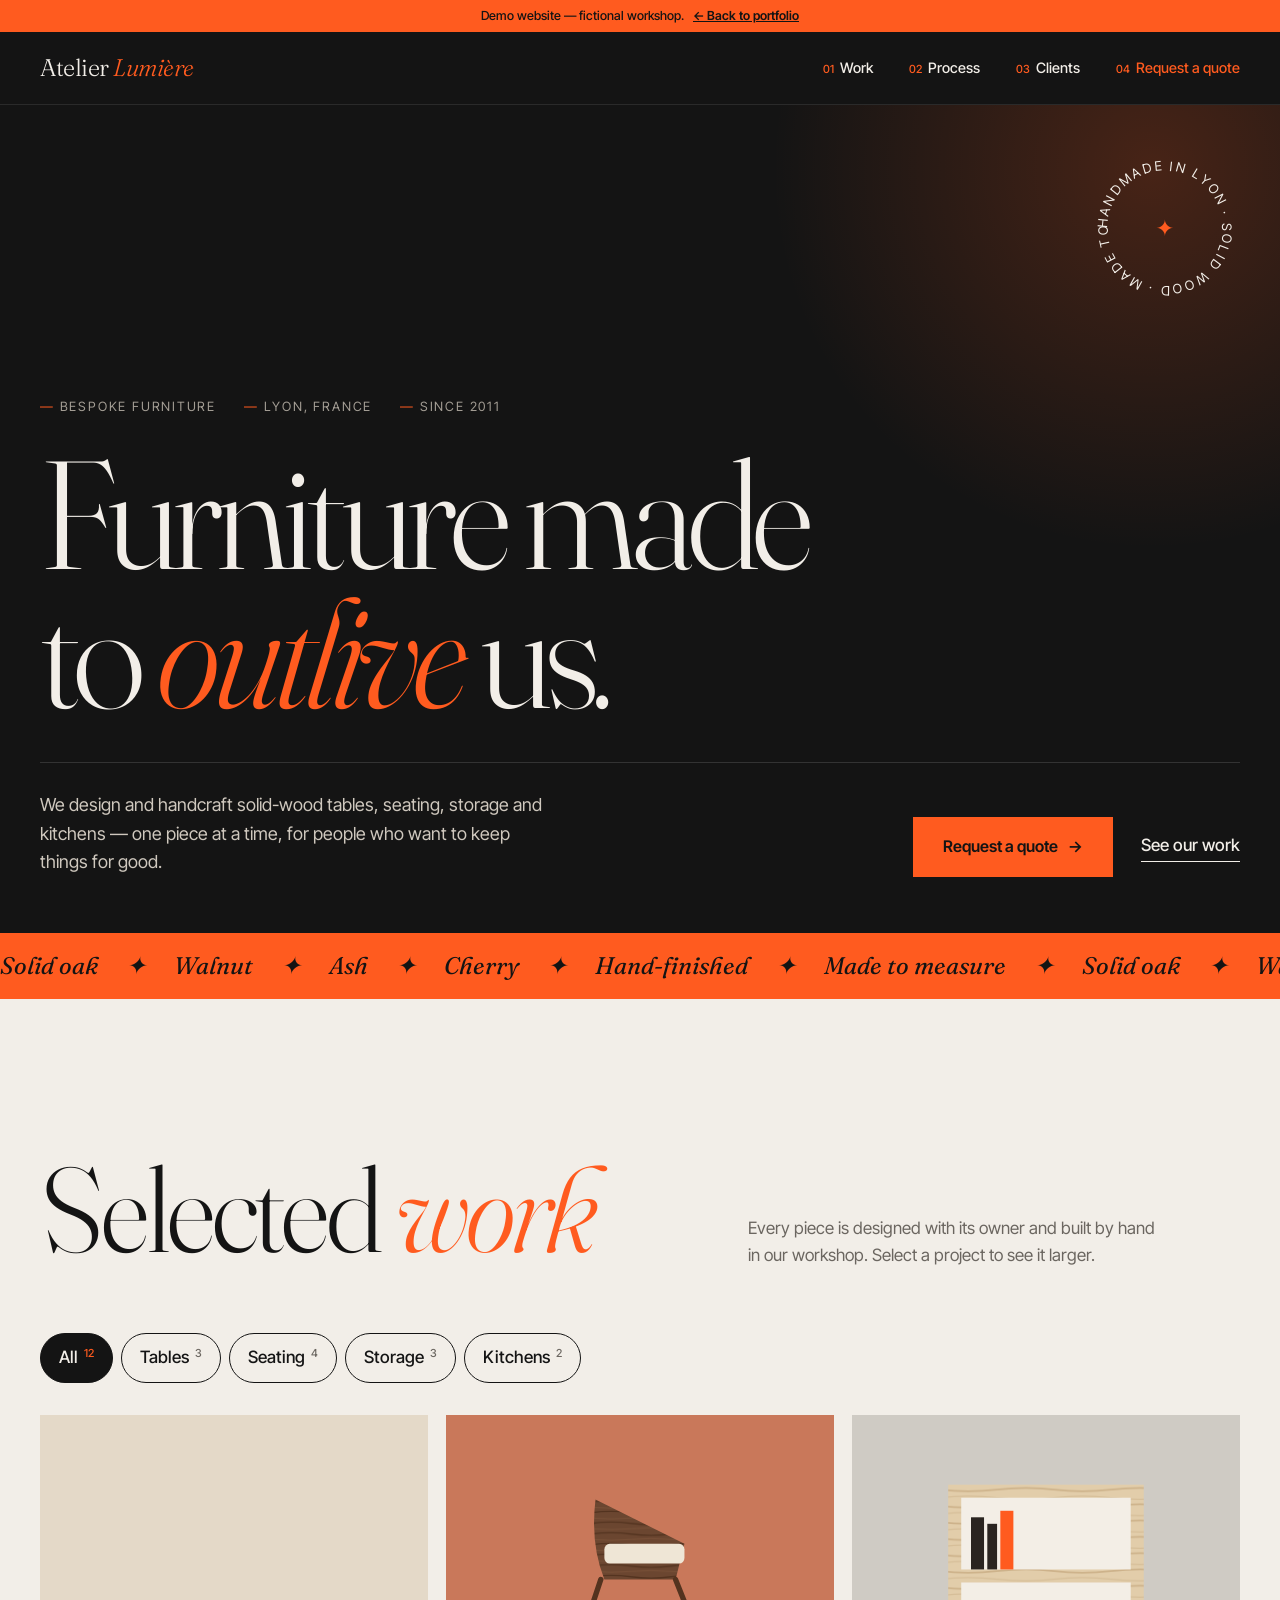
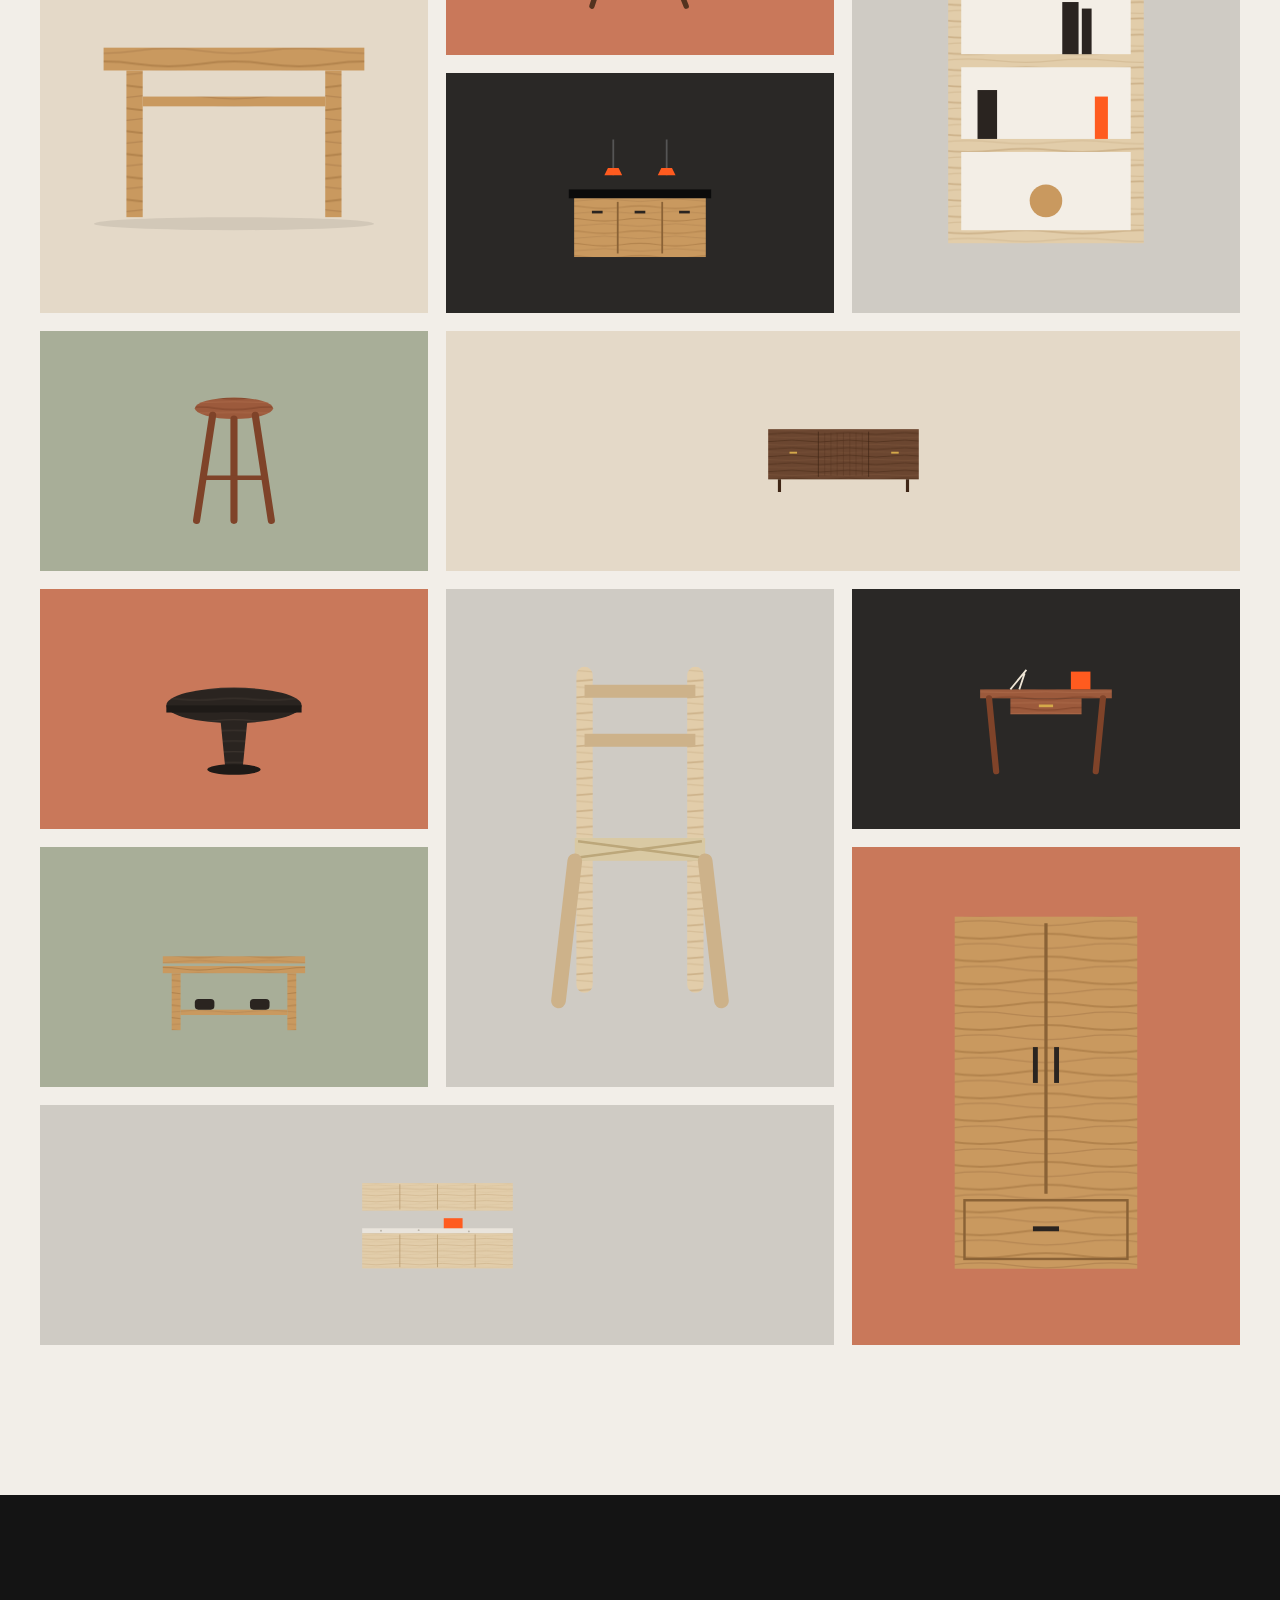
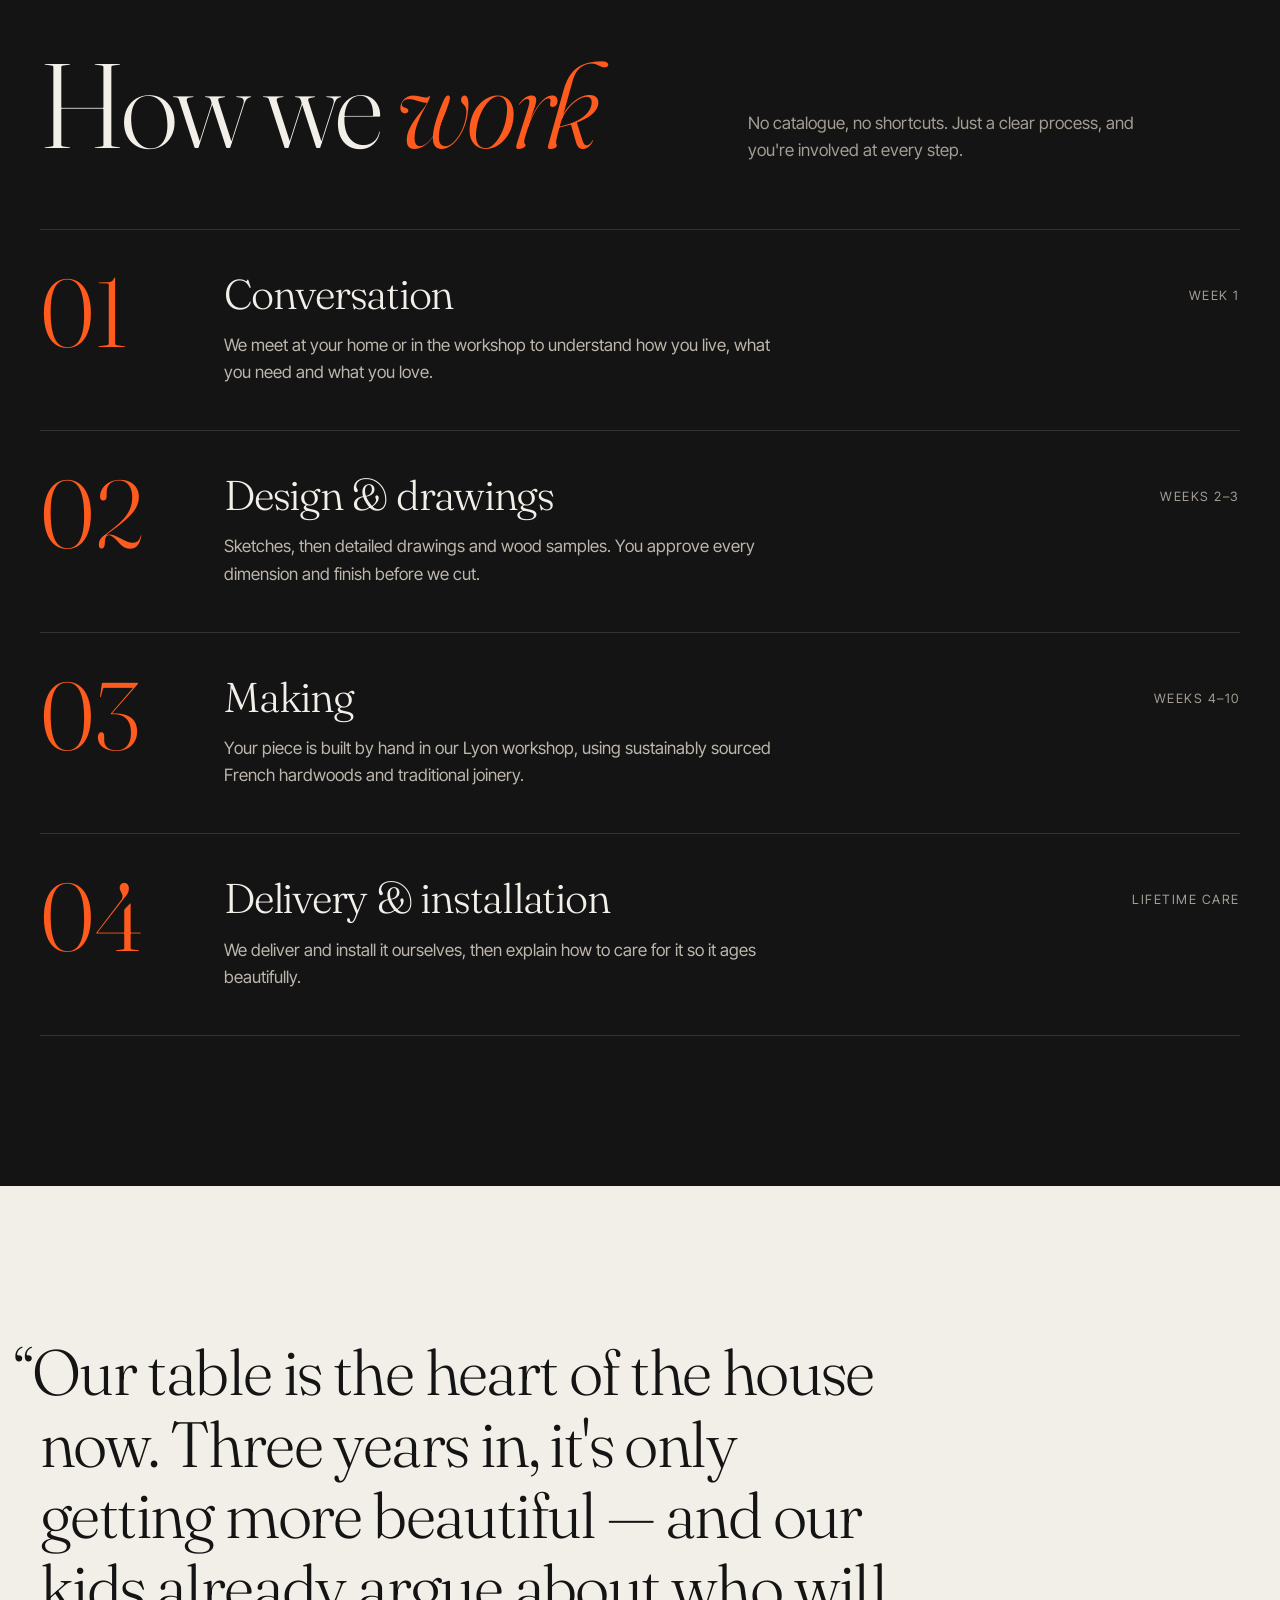
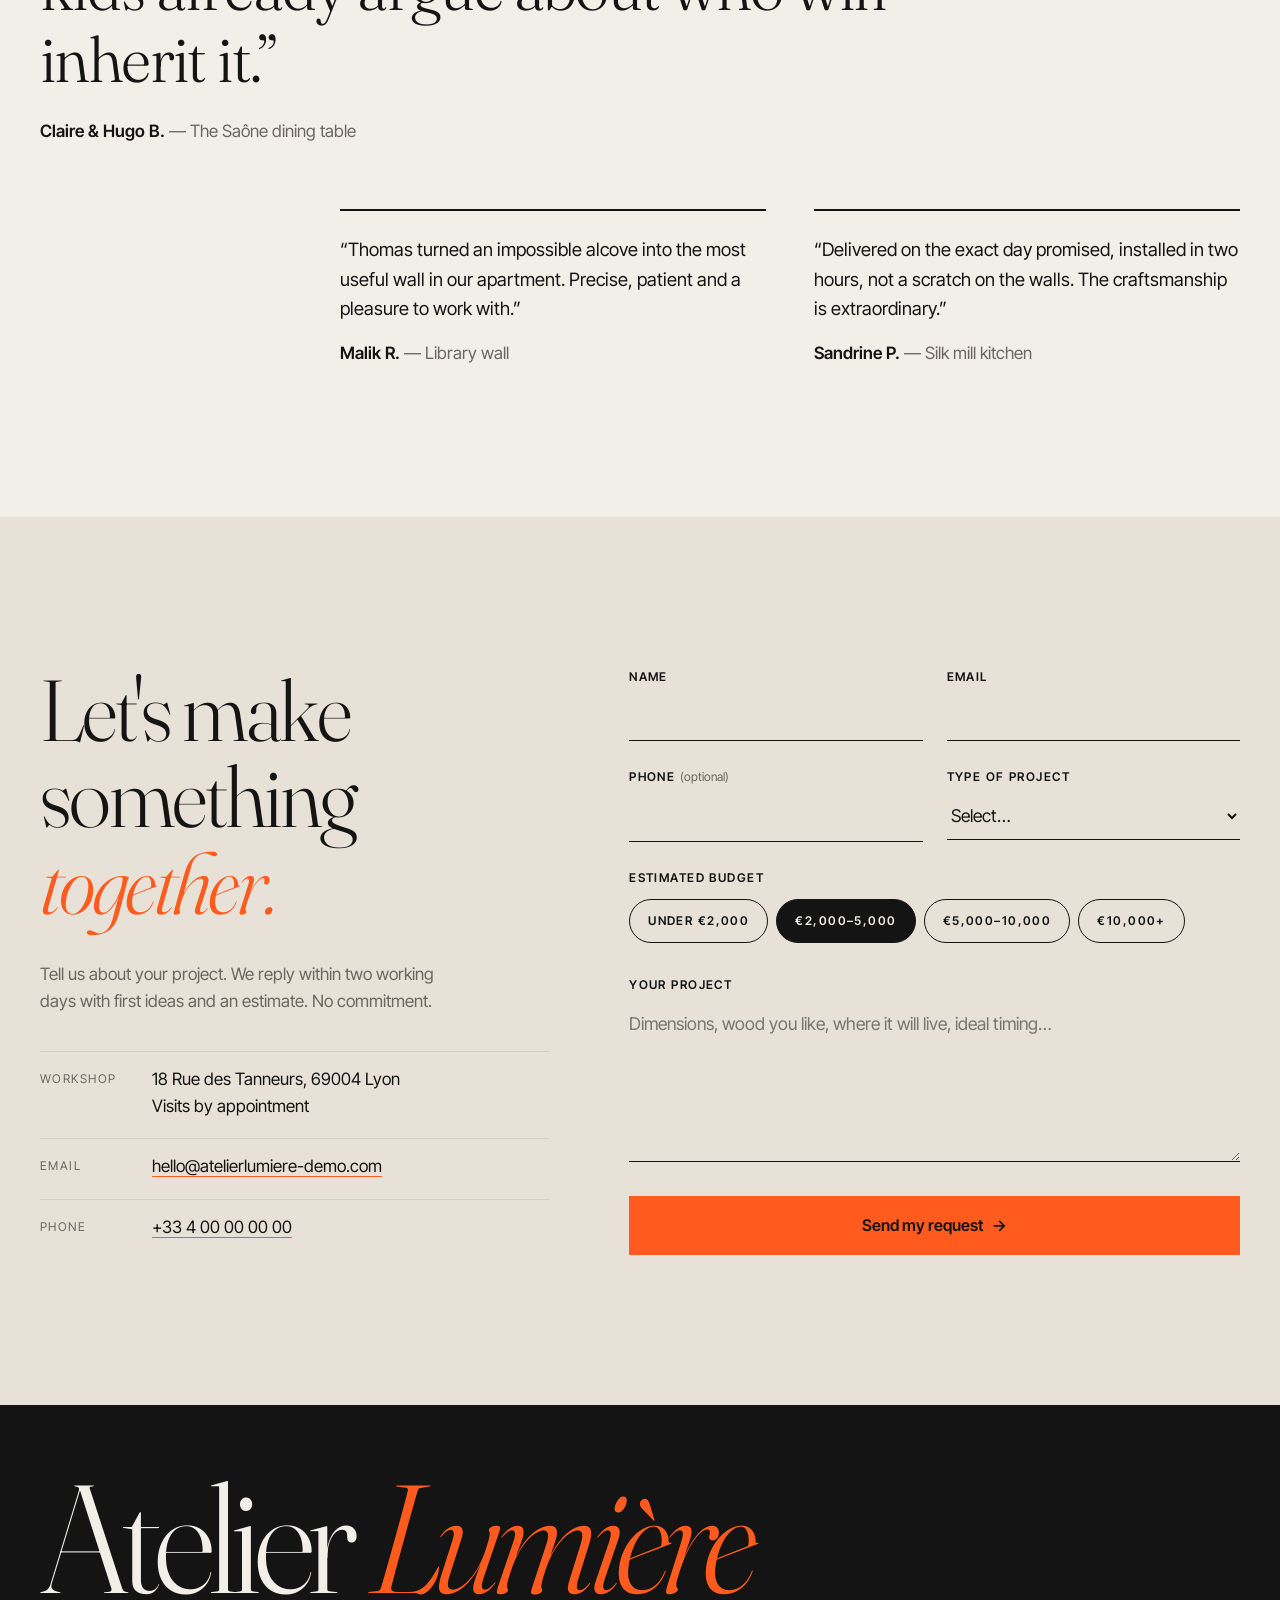
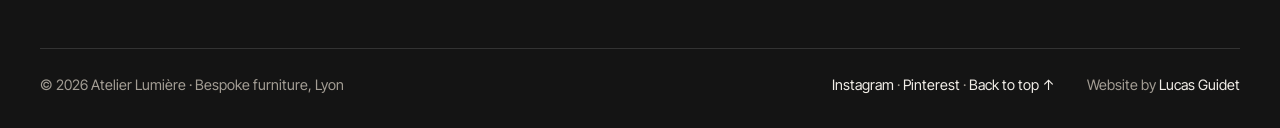
<file: demo-craftsman/index.html>
<!DOCTYPE html>
<html lang="en">
<head>
  <meta charset="UTF-8">
  <meta name="viewport" content="width=device-width, initial-scale=1">
  <!-- À PERSONNALISER : nom de l'artisan, ville, description -->
  <title>Atelier Lumière — Bespoke furniture, handmade in Lyon</title>
  <meta name="description" content="Atelier Lumière designs and builds bespoke solid-wood furniture and kitchens in Lyon. Tables, seating, storage and kitchens made to measure, to last for generations. Request a quote.">
  <meta name="theme-color" content="#141414">

  <meta property="og:type" content="website">
  <meta property="og:title" content="Atelier Lumière — Furniture made to outlive us">
  <meta property="og:description" content="Bespoke solid-wood furniture and kitchens, designed and handmade in Lyon. Request a free quote.">
  <meta property="og:url" content="https://lucasguidet.netlify.app/demo-craftsman/">

  <link rel="icon" href="data:image/svg+xml,<svg xmlns='http://www.w3.org/2000/svg' viewBox='0 0 100 100'><rect width='100' height='100' fill='%23141414'/><text x='50' y='72' font-size='66' text-anchor='middle' fill='%23FF5B1F' font-family='Georgia'>L</text></svg>">

  <link rel="preconnect" href="https://fonts.googleapis.com">
  <link rel="preconnect" href="https://fonts.gstatic.com" crossorigin>
  <link href="https://fonts.googleapis.com/css2?family=Fraunces:ital,opsz,wght@0,9..144,300;0,9..144,500;1,9..144,300;1,9..144,500&family=Inter+Tight:wght@400;500;600&display=swap" rel="stylesheet">
  <link rel="stylesheet" href="style.css">
  <script>document.documentElement.classList.add("js");</script>
</head>
<body>
  <a class="skip-link" href="#main">Skip to content</a>

  <!-- Motifs "bois" SVG réutilisés par toutes les illustrations (remplaçables par de vraies photos) -->
  <svg class="defs" aria-hidden="true" focusable="false">
    <defs>
      <pattern id="oak" width="80" height="14" patternUnits="userSpaceOnUse">
        <rect width="80" height="14" fill="#C9995F"/>
        <path d="M0 4 Q20 1 40 4 T80 4" stroke="#A97A45" stroke-width="1.2" fill="none" opacity=".7"/>
        <path d="M0 10 Q20 13 40 10 T80 10" stroke="#B58652" stroke-width=".8" fill="none"/>
      </pattern>
      <pattern id="walnut" width="90" height="12" patternUnits="userSpaceOnUse">
        <rect width="90" height="12" fill="#6B4630"/>
        <path d="M0 3 Q22 6 45 3 T90 3" stroke="#53331F" stroke-width="1.4" fill="none"/>
        <path d="M0 9 Q22 7 45 9 T90 9" stroke="#7A5239" stroke-width=".9" fill="none"/>
      </pattern>
      <pattern id="ash" width="70" height="10" patternUnits="userSpaceOnUse">
        <rect width="70" height="10" fill="#E2CDAA"/>
        <path d="M0 3 Q18 1 35 3 T70 3" stroke="#CDB28A" stroke-width="1" fill="none"/>
        <path d="M0 8 Q18 10 35 8 T70 8" stroke="#D6BE98" stroke-width=".7" fill="none"/>
      </pattern>
      <pattern id="cherry" width="80" height="12" patternUnits="userSpaceOnUse">
        <rect width="80" height="12" fill="#9C5A3C"/>
        <path d="M0 4 Q20 7 40 4 T80 4" stroke="#7F4329" stroke-width="1.1" fill="none"/>
        <path d="M0 9 Q20 8 40 9 T80 9" stroke="#AE6B4B" stroke-width=".8" fill="none"/>
      </pattern>
      <pattern id="ebony" width="80" height="12" patternUnits="userSpaceOnUse">
        <rect width="80" height="12" fill="#2A2420"/>
        <path d="M0 5 Q20 3 40 5 T80 5" stroke="#3A322C" stroke-width="1.2" fill="none"/>
      </pattern>
    </defs>
  </svg>

  <!-- Bandeau démo — à supprimer pour un vrai client -->
  <div class="demo-banner">
    <p>Demo website — fictional workshop. <a href="../index.html">← Back to portfolio</a></p>
  </div>

  <header class="site-header" id="top">
    <div class="container header-inner">
      <a href="#top" class="logo" aria-label="Atelier Lumière — back to top">Atelier <em>Lumière</em></a>
      <button class="burger" aria-expanded="false" aria-controls="main-nav">
        <span class="burger-label">Menu</span>
        <span class="burger-lines" aria-hidden="true"><span></span><span></span></span>
      </button>
      <nav class="main-nav" id="main-nav" aria-label="Main navigation">
        <ul>
          <li><a href="#work"><span>01</span>Work</a></li>
          <li><a href="#process"><span>02</span>Process</a></li>
          <li><a href="#words"><span>03</span>Clients</a></li>
          <li><a href="#quote"><span>04</span>Request a quote</a></li>
        </ul>
      </nav>
    </div>
  </header>

  <main id="main">
    <!-- ============ HERO (plein écran) ============ -->
    <!-- PHOTO : possibilité d'ajouter une photo d'atelier en fond (.hero) — Unsplash : "woodworking workshop" -->
    <section class="hero">
      <div class="container hero-inner">
        <p class="hero-meta reveal"><span>Bespoke furniture</span><span>Lyon, France</span><span>Since 2011</span></p>
        <h1 class="hero-title reveal">Furniture made<br>to <em>outlive</em> us.</h1>
        <div class="hero-bottom reveal">
          <p class="hero-sub">We design and handcraft solid-wood tables, seating, storage and kitchens — one piece at a time, for people who want to keep things for good.</p>
          <div class="hero-ctas">
            <a href="#quote" class="btn btn-accent">Request a quote <span aria-hidden="true">→</span></a>
            <a href="#work" class="link-arrow">See our work</a>
          </div>
        </div>
      </div>
      <!-- Badge rotatif décoratif -->
      <div class="spin-badge" aria-hidden="true">
        <svg viewBox="0 0 120 120">
          <defs><path id="circle" d="M60 60 m-46 0 a46 46 0 1 1 92 0 a46 46 0 1 1 -92 0"/></defs>
          <text><textPath href="#circle">Handmade in Lyon · Solid wood · Made to last ·</textPath></text>
        </svg>
        <span>✦</span>
      </div>
    </section>

    <!-- Bandeau défilant -->
    <div class="marquee" aria-hidden="true">
      <div class="marquee-track">
        <span>Solid oak</span><span>✦</span><span>Walnut</span><span>✦</span><span>Ash</span><span>✦</span><span>Cherry</span><span>✦</span><span>Hand-finished</span><span>✦</span><span>Made to measure</span><span>✦</span>
        <span>Solid oak</span><span>✦</span><span>Walnut</span><span>✦</span><span>Ash</span><span>✦</span><span>Cherry</span><span>✦</span><span>Hand-finished</span><span>✦</span><span>Made to measure</span><span>✦</span>
      </div>
    </div>

    <!-- ============ GALLERY ============ -->
    <section class="section" id="work" aria-labelledby="work-title">
      <div class="container">
        <div class="section-top">
          <h2 id="work-title" class="reveal">Selected <em>work</em></h2>
          <p class="reveal">Every piece is designed with its owner and built by hand in our workshop. Select a project to see it larger.</p>
        </div>

        <div class="filters reveal" role="group" aria-label="Filter projects by category">
          <button class="filter is-active" data-filter="all" aria-pressed="true">All <sup>12</sup></button>
          <button class="filter" data-filter="tables" aria-pressed="false">Tables <sup>3</sup></button>
          <button class="filter" data-filter="seating" aria-pressed="false">Seating <sup>4</sup></button>
          <button class="filter" data-filter="storage" aria-pressed="false">Storage <sup>3</sup></button>
          <button class="filter" data-filter="kitchens" aria-pressed="false">Kitchens <sup>2</sup></button>
        </div>
        <p class="sr-only" id="filter-status" aria-live="polite"></p>

        <!-- À PERSONNALISER : projets. PHOTO : remplacer chaque <svg> par <img src="..." alt="..."> -->
        <ul class="gallery">
          <li class="work tall" data-category="tables">
            <button class="work-btn" data-title="The Saône dining table" data-meta="Tables · Solid oak · 240 × 100 cm" data-desc="A ten-seater for a family home on the river, with a single-plank top and hand-cut bridle joints.">
              <span class="work-art bg-sand">
                <svg viewBox="0 0 200 260" role="img" aria-label="Long solid oak dining table"><rect x="20" y="120" width="160" height="14" fill="url(#oak)"/><rect x="34" y="134" width="10" height="90" fill="url(#oak)"/><rect x="156" y="134" width="10" height="90" fill="url(#oak)"/><rect x="44" y="150" width="112" height="6" fill="url(#oak)"/><ellipse cx="100" cy="228" rx="86" ry="4" fill="#000" opacity=".08"/></svg>
              </span>
              <span class="work-info"><span class="work-cat">Tables</span><span class="work-title">The Saône dining table</span></span>
            </button>
          </li>
          <li class="work" data-category="seating">
            <button class="work-btn" data-title="Lounge chair No. 4" data-meta="Seating · Walnut &amp; wool · Edition of 20" data-desc="Our most-loved chair: a steam-bent walnut frame and a deep seat upholstered in undyed wool.">
              <span class="work-art bg-rust">
                <svg viewBox="0 0 200 200" role="img" aria-label="Walnut lounge chair with a cream cushion"><path d="M50 60 q-6 50 10 90 h80 l10 -40 z" fill="url(#walnut)"/><rect x="60" y="110" width="90" height="22" rx="6" fill="#EFE6D6"/><path d="M56 150 l-10 30 M140 150 l12 30" stroke="#53331F" stroke-width="6" stroke-linecap="round"/></svg>
              </span>
              <span class="work-info"><span class="work-cat">Seating</span><span class="work-title">Lounge chair No. 4</span></span>
            </button>
          </li>
          <li class="work tall" data-category="storage">
            <button class="work-btn" data-title="Library wall, Croix-Rousse" data-meta="Storage · Ash · 3.2 m high" data-desc="Floor-to-ceiling shelving for a book collector, with a rolling ladder and hidden cable runs.">
              <span class="work-art bg-stone">
                <svg viewBox="0 0 200 260" role="img" aria-label="Tall ash bookshelf with books"><rect x="40" y="20" width="120" height="220" fill="url(#ash)"/><g fill="#F3EEE6"><rect x="48" y="28" width="104" height="44"/><rect x="48" y="80" width="104" height="44"/><rect x="48" y="132" width="104" height="44"/><rect x="48" y="184" width="104" height="48"/></g><g fill="#2A2420"><rect x="54" y="40" width="8" height="32"/><rect x="64" y="44" width="6" height="28"/><rect x="110" y="92" width="10" height="32"/><rect x="122" y="96" width="6" height="28"/><rect x="58" y="146" width="12" height="30"/></g><g fill="#FF5B1F"><rect x="72" y="36" width="8" height="36"/><rect x="130" y="150" width="8" height="26"/></g><circle cx="100" cy="214" r="10" fill="#C9995F"/></svg>
              </span>
              <span class="work-info"><span class="work-cat">Storage</span><span class="work-title">Library wall, Croix-Rousse</span></span>
            </button>
          </li>
          <li class="work" data-category="kitchens">
            <button class="work-btn" data-title="Kitchen in a former silk mill" data-meta="Kitchens · Oak &amp; black steel" data-desc="A 4-metre island in oiled oak with a blackened-steel worktop, designed around a cook who loves to host.">
              <span class="work-art bg-ink">
                <svg viewBox="0 0 200 200" role="img" aria-label="Oak kitchen island with a black worktop"><rect x="20" y="96" width="160" height="10" fill="#0B0B0B"/><rect x="26" y="106" width="148" height="66" fill="url(#oak)"/><g stroke="#8A6236" stroke-width="2"><line x1="75" y1="110" x2="75" y2="168"/><line x1="125" y1="110" x2="125" y2="168"/></g><g fill="#2A2420"><rect x="46" y="120" width="12" height="3"/><rect x="94" y="120" width="12" height="3"/><rect x="144" y="120" width="12" height="3"/></g><path d="M70 40 v40 M130 40 v40" stroke="#555" stroke-width="2"/><path d="M60 80 h20 l-4 -8 h-12z M120 80 h20 l-4 -8 h-12z" fill="#FF5B1F"/></svg>
              </span>
              <span class="work-info"><span class="work-cat">Kitchens</span><span class="work-title">Kitchen in a former silk mill</span></span>
            </button>
          </li>
          <li class="work" data-category="seating">
            <button class="work-btn" data-title="Workshop stool" data-meta="Seating · Cherry · Set of 3" data-desc="A three-legged stool with a carved seat, made for a bar counter and comfortable for hours.">
              <span class="work-art bg-sage">
                <svg viewBox="0 0 200 200" role="img" aria-label="Cherry wood bar stool"><ellipse cx="100" cy="52" rx="44" ry="12" fill="url(#cherry)"/><path d="M76 60 L58 178 M124 60 L142 178 M100 64 L100 178" stroke="#7F4329" stroke-width="8" stroke-linecap="round"/><path d="M68 130 h64" stroke="#7F4329" stroke-width="5"/></svg>
              </span>
              <span class="work-info"><span class="work-cat">Seating</span><span class="work-title">Workshop stool</span></span>
            </button>
          </li>
          <li class="work wide" data-category="storage">
            <button class="work-btn" data-title="The Fourvière sideboard" data-meta="Storage · Walnut · 210 cm" data-desc="Fluted sliding doors, dovetailed drawers and solid brass pulls. Built to hold a lifetime of records.">
              <span class="work-art bg-sand">
                <svg viewBox="0 0 300 180" role="img" aria-label="Low walnut sideboard with fluted doors"><rect x="30" y="56" width="240" height="80" fill="url(#walnut)"/><g stroke="#3F2616" stroke-width="1.5" opacity=".7"><line x1="110" y1="60" x2="110" y2="132"/><line x1="190" y1="60" x2="190" y2="132"/></g><g stroke="#53331F" stroke-width="1" opacity=".55"><line x1="120" y1="62" x2="120" y2="130"/><line x1="130" y1="62" x2="130" y2="130"/><line x1="140" y1="62" x2="140" y2="130"/><line x1="150" y1="62" x2="150" y2="130"/><line x1="160" y1="62" x2="160" y2="130"/><line x1="170" y1="62" x2="170" y2="130"/><line x1="180" y1="62" x2="180" y2="130"/></g><g fill="#D4A94A"><rect x="64" y="92" width="12" height="3"/><rect x="226" y="92" width="12" height="3"/></g><path d="M48 136 v20 M252 136 v20" stroke="#3F2616" stroke-width="5"/></svg>
              </span>
              <span class="work-info"><span class="work-cat">Storage</span><span class="work-title">The Fourvière sideboard</span></span>
            </button>
          </li>
          <li class="work" data-category="tables">
            <button class="work-btn" data-title="Round coffee table" data-meta="Tables · Smoked oak · Ø 90 cm" data-desc="A low pedestal table with a turned base, finished in a deep smoked oil.">
              <span class="work-art bg-rust">
                <svg viewBox="0 0 200 200" role="img" aria-label="Round dark oak coffee table"><ellipse cx="100" cy="96" rx="76" ry="20" fill="url(#ebony)"/><rect x="24" y="96" width="152" height="8" fill="#1E1A17"/><path d="M84 104 h32 l-6 60 h-20z" fill="url(#ebony)"/><ellipse cx="100" cy="168" rx="30" ry="6" fill="#1E1A17"/></svg>
              </span>
              <span class="work-info"><span class="work-cat">Tables</span><span class="work-title">Round coffee table</span></span>
            </button>
          </li>
          <li class="work tall" data-category="seating">
            <button class="work-btn" data-title="Dining chair “Marthe”" data-meta="Seating · Ash · Set of 8" data-desc="A light, stackable chair with a woven paper-cord seat. Designed to pair with the Saône table.">
              <span class="work-art bg-stone">
                <svg viewBox="0 0 200 260" role="img" aria-label="Light ash dining chair with woven seat"><path d="M66 30 v190 M134 30 v190" stroke="url(#ash)" stroke-width="10" stroke-linecap="round"/><path d="M66 40 h68 M66 70 h68" stroke="#CDB28A" stroke-width="8"/><rect x="60" y="130" width="80" height="14" fill="#D9C9A3"/><path d="M62 132 l76 10 M62 142 l76 -10" stroke="#BCA77A" stroke-width="1.5"/><path d="M60 144 L50 230 M140 144 L150 230" stroke="#CDB28A" stroke-width="9" stroke-linecap="round"/></svg>
              </span>
              <span class="work-info"><span class="work-cat">Seating</span><span class="work-title">Dining chair “Marthe”</span></span>
            </button>
          </li>
          <li class="work" data-category="tables">
            <button class="work-btn" data-title="Writing desk" data-meta="Tables · Cherry · 140 × 65 cm" data-desc="A compact desk with a tapered frame and a hidden drawer for a home office that doesn't look like one.">
              <span class="work-art bg-ink">
                <svg viewBox="0 0 200 200" role="img" aria-label="Cherry writing desk with a drawer"><rect x="26" y="78" width="148" height="10" fill="url(#cherry)"/><rect x="60" y="88" width="80" height="18" fill="url(#cherry)"/><rect x="92" y="95" width="16" height="3" fill="#D4A94A"/><path d="M36 88 L44 170 M164 88 L156 170" stroke="#7F4329" stroke-width="7" stroke-linecap="round"/><rect x="128" y="58" width="22" height="20" fill="#FF5B1F"/><path d="M60 78 l18 -22 M70 78 l6 -18" stroke="#EFE6D6" stroke-width="2"/></svg>
              </span>
              <span class="work-info"><span class="work-cat">Tables</span><span class="work-title">Writing desk</span></span>
            </button>
          </li>
          <li class="work" data-category="seating">
            <button class="work-btn" data-title="Entrance bench" data-meta="Seating · Oak · 160 cm" data-desc="A slatted bench with shoe storage below, built to fit an awkward hallway down to the millimetre.">
              <span class="work-art bg-sage">
                <svg viewBox="0 0 200 200" role="img" aria-label="Slatted oak bench"><g fill="url(#oak)"><rect x="20" y="88" width="160" height="8"/><rect x="20" y="99" width="160" height="8"/></g><rect x="30" y="107" width="10" height="64" fill="url(#oak)"/><rect x="160" y="107" width="10" height="64" fill="url(#oak)"/><rect x="40" y="148" width="120" height="6" fill="url(#oak)"/><g fill="#2A2420"><rect x="56" y="136" width="22" height="12" rx="4"/><rect x="118" y="136" width="22" height="12" rx="4"/></g></svg>
              </span>
              <span class="work-info"><span class="work-cat">Seating</span><span class="work-title">Entrance bench</span></span>
            </button>
          </li>
          <li class="work tall" data-category="storage">
            <button class="work-btn" data-title="Bedroom wardrobe" data-meta="Storage · Oak &amp; linen · 2.4 m high" data-desc="Built-in wardrobe with linen-lined doors and cedar drawers that keep moths away naturally.">
              <span class="work-art bg-rust">
                <svg viewBox="0 0 200 260" role="img" aria-label="Tall oak wardrobe with two doors"><rect x="44" y="20" width="112" height="216" fill="url(#oak)"/><line x1="100" y1="24" x2="100" y2="190" stroke="#8A6236" stroke-width="2"/><rect x="50" y="194" width="100" height="36" fill="url(#oak)" stroke="#8A6236" stroke-width="1.5"/><g fill="#2A2420"><rect x="92" y="100" width="3" height="22"/><rect x="105" y="100" width="3" height="22"/><rect x="92" y="210" width="16" height="3"/></g></svg>
              </span>
              <span class="work-info"><span class="work-cat">Storage</span><span class="work-title">Bedroom wardrobe</span></span>
            </button>
          </li>
          <li class="work wide" data-category="kitchens">
            <button class="work-btn" data-title="Galley kitchen, Presqu'île" data-meta="Kitchens · Ash &amp; terrazzo" data-desc="Every centimetre counts in this 7 m² apartment kitchen: full-height ash cabinetry and a terrazzo worktop.">
              <span class="work-art bg-stone">
                <svg viewBox="0 0 300 180" role="img" aria-label="Galley kitchen with ash cabinets"><rect x="30" y="24" width="240" height="44" fill="url(#ash)"/><g stroke="#BFA37A" stroke-width="1.5"><line x1="90" y1="26" x2="90" y2="66"/><line x1="150" y1="26" x2="150" y2="66"/><line x1="210" y1="26" x2="210" y2="66"/></g><rect x="30" y="96" width="240" height="8" fill="#E9E4DC"/><g fill="#B9B2A6"><circle cx="60" cy="100" r="1.5"/><circle cx="120" cy="99" r="1.5"/><circle cx="200" cy="101" r="1.5"/></g><rect x="30" y="104" width="240" height="56" fill="url(#ash)"/><g stroke="#BFA37A" stroke-width="1.5"><line x1="90" y1="106" x2="90" y2="158"/><line x1="150" y1="106" x2="150" y2="158"/><line x1="210" y1="106" x2="210" y2="158"/></g><rect x="160" y="80" width="30" height="16" fill="#FF5B1F"/></svg>
              </span>
              <span class="work-info"><span class="work-cat">Kitchens</span><span class="work-title">Galley kitchen, Presqu'île</span></span>
            </button>
          </li>
        </ul>
      </div>
    </section>

    <!-- ============ PROCESS ============ -->
    <section class="section section-dark" id="process" aria-labelledby="process-title">
      <div class="container">
        <div class="section-top">
          <h2 id="process-title" class="reveal">How we <em>work</em></h2>
          <p class="reveal">No catalogue, no shortcuts. Just a clear process, and you're involved at every step.</p>
        </div>
        <ol class="process">
          <li class="reveal">
            <span class="p-num">01</span>
            <div>
              <h3>Conversation</h3>
              <p>We meet at your home or in the workshop to understand how you live, what you need and what you love.</p>
            </div>
            <span class="p-time">Week 1</span>
          </li>
          <li class="reveal">
            <span class="p-num">02</span>
            <div>
              <h3>Design &amp; drawings</h3>
              <p>Sketches, then detailed drawings and wood samples. You approve every dimension and finish before we cut.</p>
            </div>
            <span class="p-time">Weeks 2–3</span>
          </li>
          <li class="reveal">
            <span class="p-num">03</span>
            <div>
              <h3>Making</h3>
              <p>Your piece is built by hand in our Lyon workshop, using sustainably sourced French hardwoods and traditional joinery.</p>
            </div>
            <span class="p-time">Weeks 4–10</span>
          </li>
          <li class="reveal">
            <span class="p-num">04</span>
            <div>
              <h3>Delivery &amp; installation</h3>
              <p>We deliver and install it ourselves, then explain how to care for it so it ages beautifully.</p>
            </div>
            <span class="p-time">Lifetime care</span>
          </li>
        </ol>
      </div>
    </section>

    <!-- ============ TESTIMONIALS ============ -->
    <section class="section" id="words" aria-labelledby="words-title">
      <div class="container">
        <h2 id="words-title" class="sr-only">What our clients say</h2>
        <!-- À PERSONNALISER : témoignages -->
        <figure class="big-quote reveal">
          <blockquote>
            <p>“Our table is the heart of the house now. Three years in, it's only getting more beautiful — and our kids already argue about who will inherit it.”</p>
          </blockquote>
          <figcaption><strong>Claire &amp; Hugo B.</strong> — The Saône dining table</figcaption>
        </figure>
        <div class="quotes">
          <figure class="quote reveal">
            <blockquote><p>“Thomas turned an impossible alcove into the most useful wall in our apartment. Precise, patient and a pleasure to work with.”</p></blockquote>
            <figcaption><strong>Malik R.</strong> — Library wall</figcaption>
          </figure>
          <figure class="quote reveal">
            <blockquote><p>“Delivered on the exact day promised, installed in two hours, not a scratch on the walls. The craftsmanship is extraordinary.”</p></blockquote>
            <figcaption><strong>Sandrine P.</strong> — Silk mill kitchen</figcaption>
          </figure>
        </div>
      </div>
    </section>

    <!-- ============ QUOTE FORM ============ -->
    <section class="section section-quote" id="quote" aria-labelledby="quote-title">
      <div class="container quote-grid">
        <div class="quote-intro reveal">
          <h2 id="quote-title">Let's make something <em>together.</em></h2>
          <p>Tell us about your project. We reply within two working days with first ideas and an estimate. No commitment.</p>
          <!-- À PERSONNALISER : coordonnées -->
          <dl class="contact-list">
            <div><dt>Workshop</dt><dd>18 Rue des Tanneurs, 69004 Lyon<br>Visits by appointment</dd></div>
            <div><dt>Email</dt><dd><a href="mailto:hello@atelierlumiere-demo.com">hello@atelierlumiere-demo.com</a></dd></div>
            <div><dt>Phone</dt><dd><a href="tel:+33400000000">+33 4 00 00 00 00</a></dd></div>
          </dl>
        </div>

        <!--
          FORMULAIRE — front-end uniquement.
          Formspree : action="https://formspree.io/f/VOTRE_ID" method="POST"
          Netlify Forms : name="quote" data-netlify="true"
        -->
        <form class="quote-form reveal" id="quote-form" novalidate>
          <div class="field">
            <label for="q-name">Name</label>
            <input type="text" id="q-name" name="name" autocomplete="name" required aria-describedby="q-name-error">
            <p class="field-error" id="q-name-error"></p>
          </div>
          <div class="field">
            <label for="q-email">Email</label>
            <input type="email" id="q-email" name="email" autocomplete="email" required aria-describedby="q-email-error">
            <p class="field-error" id="q-email-error"></p>
          </div>
          <div class="field">
            <label for="q-phone">Phone <span class="optional">(optional)</span></label>
            <input type="tel" id="q-phone" name="phone" autocomplete="tel">
          </div>
          <div class="field">
            <label for="q-type">Type of project</label>
            <select id="q-type" name="type" required aria-describedby="q-type-error">
              <option value="">Select…</option>
              <option>Table or desk</option>
              <option>Chairs or seating</option>
              <option>Shelving or storage</option>
              <option>Kitchen</option>
              <option>Something else</option>
            </select>
            <p class="field-error" id="q-type-error"></p>
          </div>
          <fieldset class="field field-full budget">
            <legend>Estimated budget</legend>
            <div class="pills">
              <label class="pill"><input type="radio" name="budget" value="Under €2,000"><span>Under €2,000</span></label>
              <label class="pill"><input type="radio" name="budget" value="€2,000–5,000" checked><span>€2,000–5,000</span></label>
              <label class="pill"><input type="radio" name="budget" value="€5,000–10,000"><span>€5,000–10,000</span></label>
              <label class="pill"><input type="radio" name="budget" value="€10,000+"><span>€10,000+</span></label>
            </div>
          </fieldset>
          <div class="field field-full">
            <label for="q-message">Your project</label>
            <textarea id="q-message" name="message" rows="5" required aria-describedby="q-message-error" placeholder="Dimensions, wood you like, where it will live, ideal timing…"></textarea>
            <p class="field-error" id="q-message-error"></p>
          </div>
          <button type="submit" class="btn btn-accent btn-block">Send my request <span aria-hidden="true">→</span></button>
          <p class="form-success" role="status" aria-live="polite" hidden></p>
        </form>
      </div>
    </section>
  </main>

  <footer class="site-footer">
    <div class="container">
      <p class="footer-giant" aria-hidden="true">Atelier <em>Lumière</em></p>
      <div class="footer-row">
        <p>© <span class="year">2026</span> Atelier Lumière · Bespoke furniture, Lyon</p>
        <!-- À PERSONNALISER : réseaux sociaux -->
        <p><a href="#">Instagram</a> · <a href="#">Pinterest</a> · <a href="#top">Back to top ↑</a></p>
        <p>Website by <a href="../index.html">Lucas Guidet</a></p>
      </div>
    </div>
  </footer>

  <!-- ============ LIGHTBOX ============ -->
  <dialog class="lightbox" id="lightbox" aria-labelledby="lb-title">
    <div class="lb-inner">
      <button class="lb-close" type="button" aria-label="Close">×</button>
      <div class="lb-art" id="lb-art"></div>
      <div class="lb-text">
        <p class="lb-meta" id="lb-meta"></p>
        <h2 class="lb-title" id="lb-title"></h2>
        <p class="lb-desc" id="lb-desc"></p>
        <div class="lb-nav">
          <button type="button" class="lb-prev" aria-label="Previous project">← Prev</button>
          <span class="lb-count" id="lb-count"></span>
          <button type="button" class="lb-next" aria-label="Next project">Next →</button>
        </div>
      </div>
    </div>
  </dialog>

  <script src="script.js"></script>
</body>
</html>
</file>
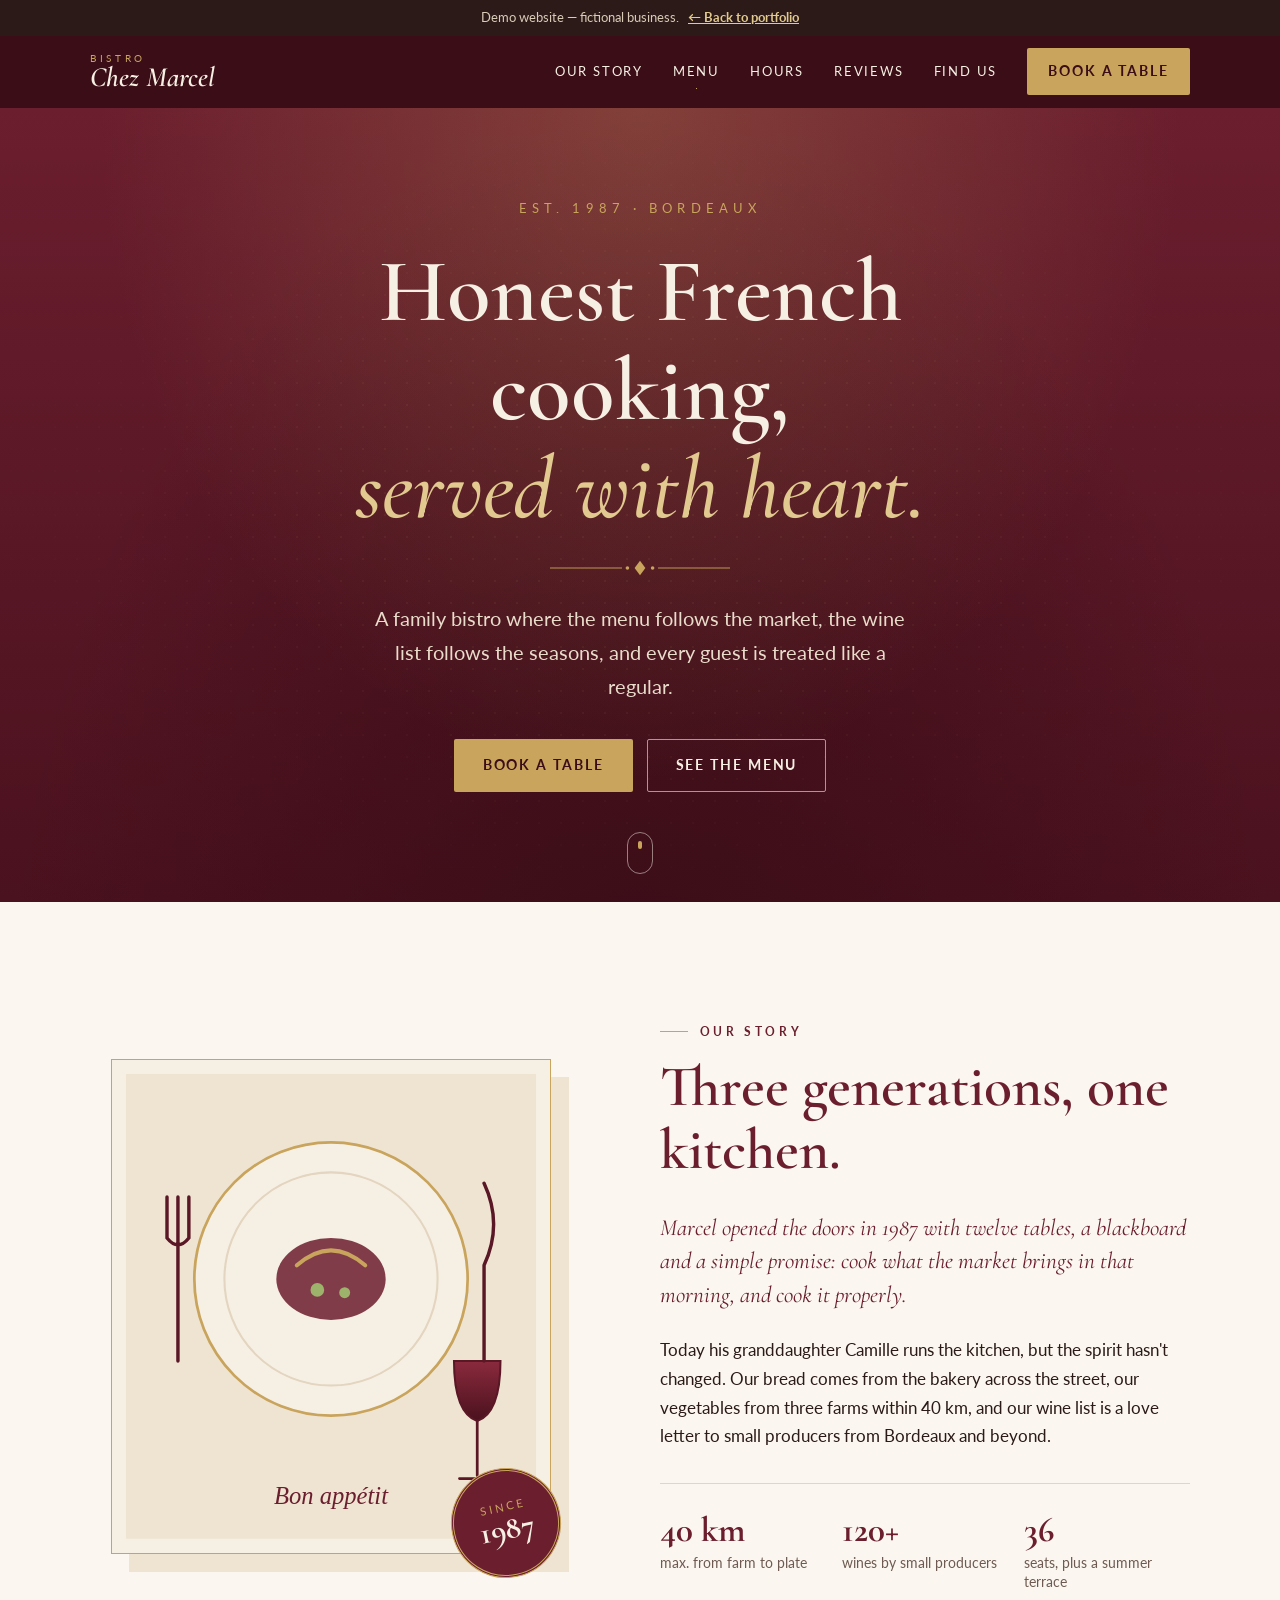
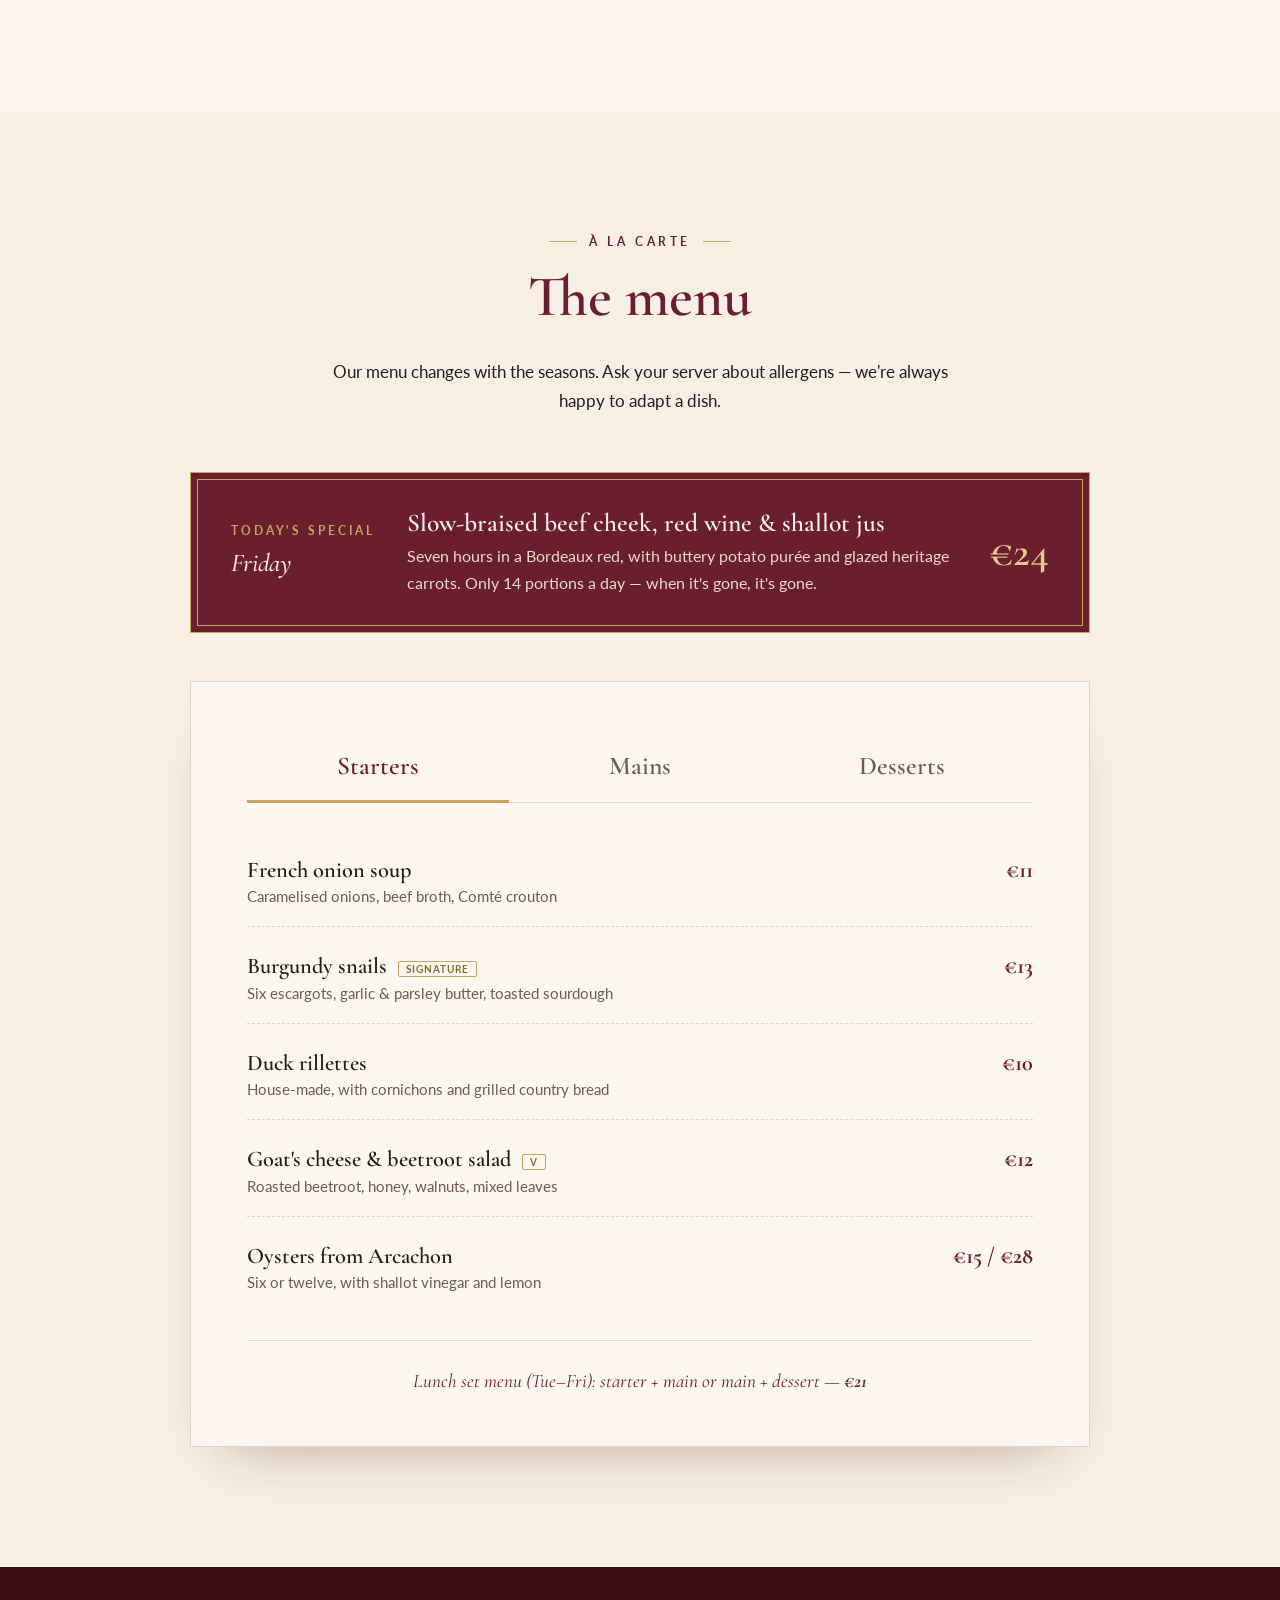
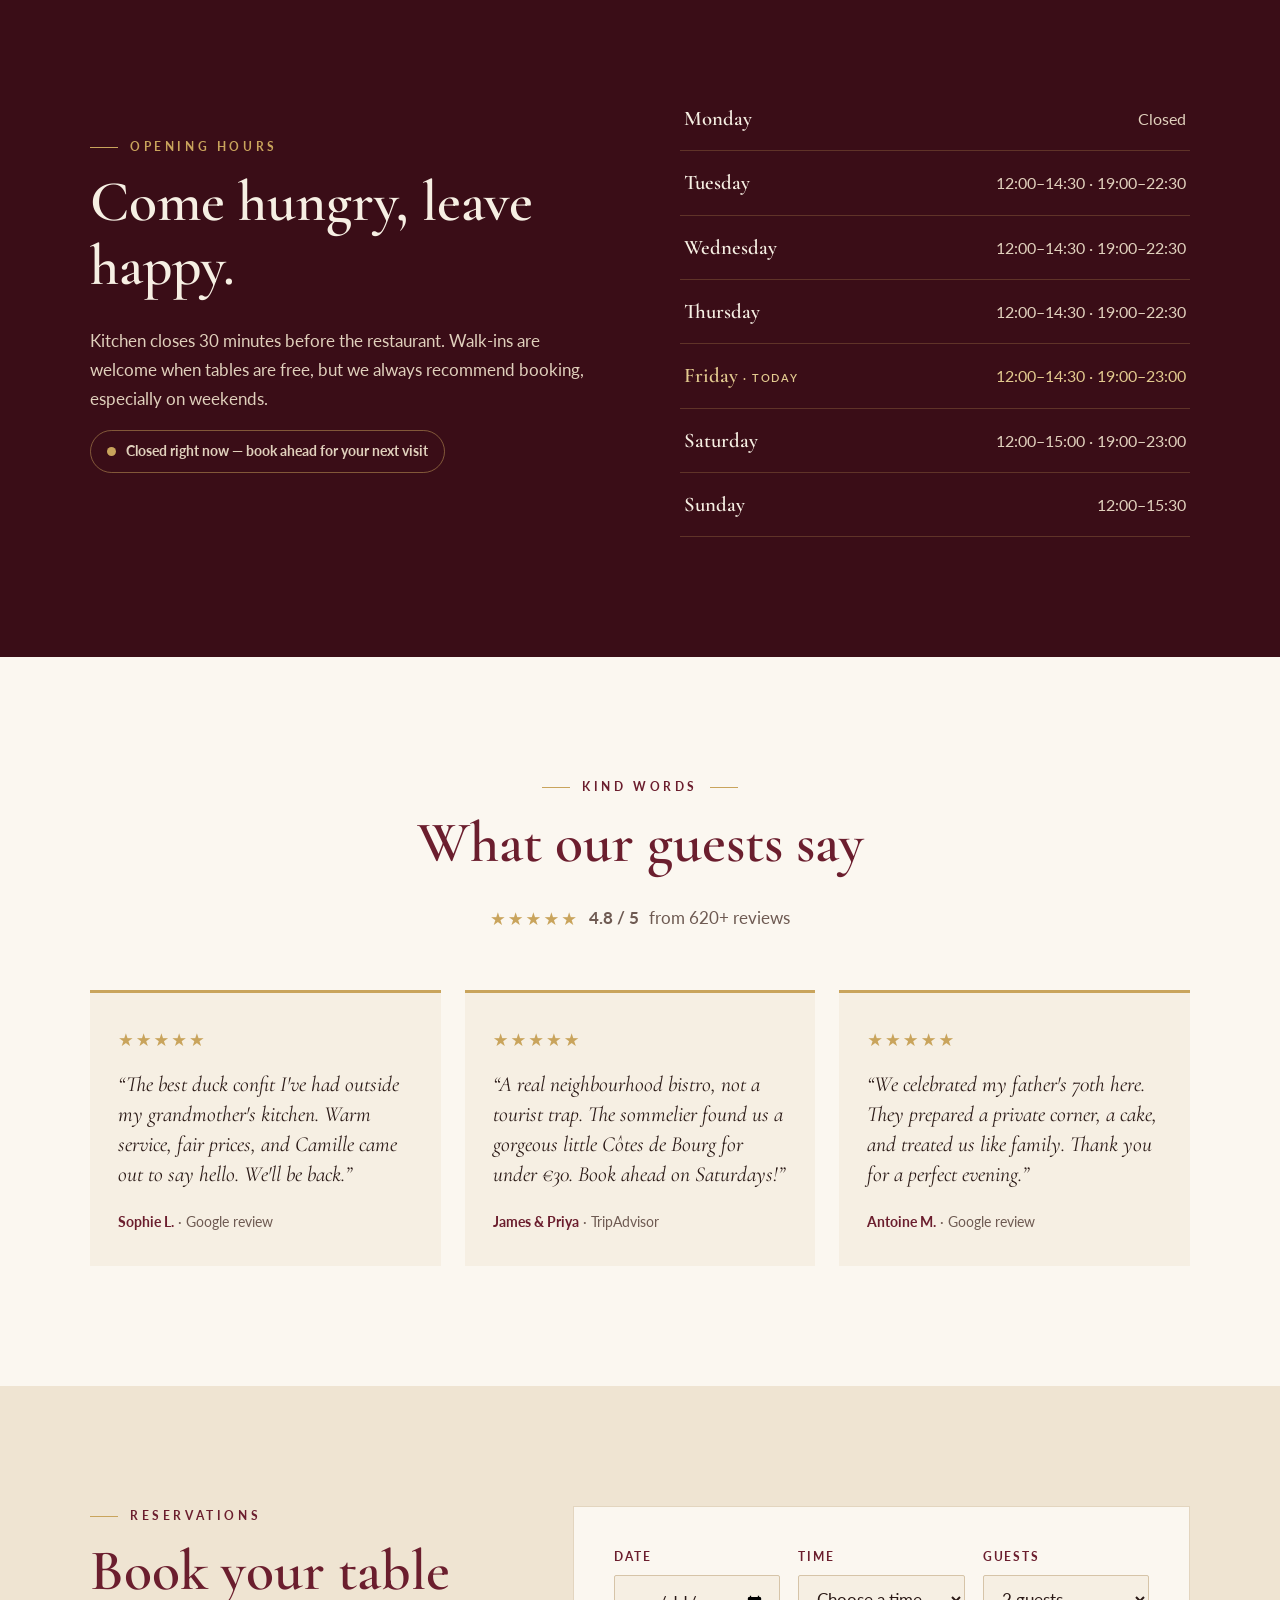
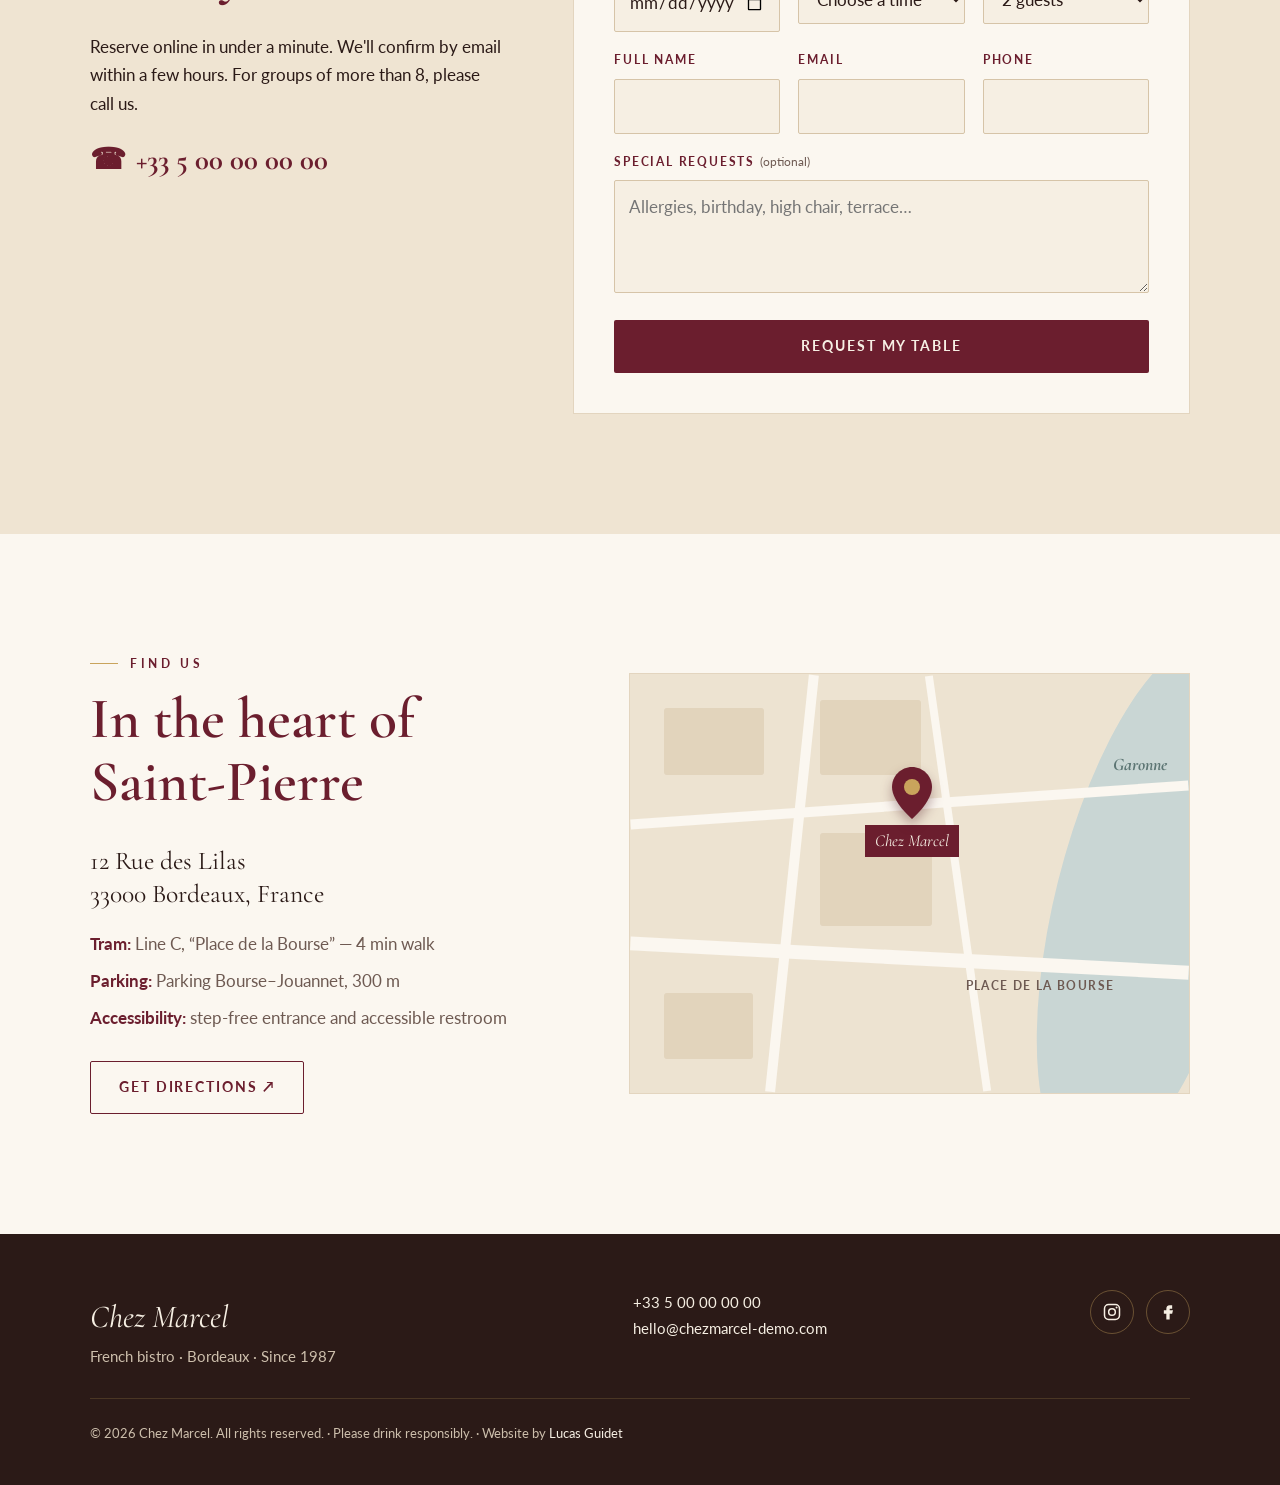
<file: demo-restaurant/index.html>
<!DOCTYPE html>
<html lang="en">
<head>
  <meta charset="UTF-8">
  <meta name="viewport" content="width=device-width, initial-scale=1">
  <!-- À PERSONNALISER : nom du restaurant, ville, description -->
  <title>Chez Marcel — French bistro in Bordeaux · Book a table</title>
  <meta name="description" content="Chez Marcel is a family-run French bistro in the heart of Bordeaux. Seasonal market cooking, natural wines and a warm welcome since 1987. Book your table online.">
  <meta name="theme-color" content="#5A1726">

  <meta property="og:type" content="website">
  <meta property="og:title" content="Chez Marcel — French bistro in Bordeaux">
  <meta property="og:description" content="Seasonal market cooking, natural wines and a warm welcome since 1987. Book your table online.">
  <meta property="og:url" content="https://lucasguidet.netlify.app/demo-restaurant/">

  <link rel="icon" href="data:image/svg+xml,<svg xmlns='http://www.w3.org/2000/svg' viewBox='0 0 100 100'><rect width='100' height='100' rx='50' fill='%235A1726'/><text x='50' y='68' font-size='52' text-anchor='middle' fill='%23C9A45C' font-family='Georgia' font-style='italic'>M</text></svg>">

  <link rel="preconnect" href="https://fonts.googleapis.com">
  <link rel="preconnect" href="https://fonts.gstatic.com" crossorigin>
  <link href="https://fonts.googleapis.com/css2?family=Cormorant+Garamond:ital,wght@0,500;0,600;0,700;1,500;1,600&family=Lato:wght@400;700&display=swap" rel="stylesheet">
  <link rel="stylesheet" href="style.css">
  <script>document.documentElement.classList.add("js");</script>
</head>
<body>
  <a class="skip-link" href="#main">Skip to content</a>

  <!-- Bandeau démo — à supprimer pour un vrai client -->
  <div class="demo-banner">
    <p>Demo website — fictional business. <a href="../index.html">← Back to portfolio</a></p>
  </div>

  <header class="site-header" id="top">
    <div class="container header-inner">
      <a href="#top" class="logo" aria-label="Chez Marcel — back to top">
        <span class="logo-small">Bistro</span>
        <span class="logo-name">Chez Marcel</span>
      </a>
      <button class="burger" aria-expanded="false" aria-controls="main-nav" aria-label="Open menu">
        <span></span><span></span><span></span>
      </button>
      <nav class="main-nav" id="main-nav" aria-label="Main navigation">
        <ul>
          <li><a href="#about">Our story</a></li>
          <li><a href="#menu">Menu</a></li>
          <li><a href="#hours">Hours</a></li>
          <li><a href="#reviews">Reviews</a></li>
          <li><a href="#location">Find us</a></li>
          <li><a href="#booking" class="btn btn-gold">Book a table</a></li>
        </ul>
      </nav>
    </div>
  </header>

  <main id="main">
    <!-- ============ HERO ============ -->
    <!-- PHOTO : remplacer le fond dégradé .hero par une photo de salle ou de plat (Unsplash : "french bistro interior") -->
    <section class="hero">
      <div class="hero-pattern" aria-hidden="true"></div>
      <div class="container hero-inner">
        <p class="hero-est reveal">Est. 1987 · Bordeaux</p>
        <h1 class="reveal">Honest French cooking,<br><em>served with heart.</em></h1>
        <svg class="ornament reveal" viewBox="0 0 200 20" aria-hidden="true"><path d="M0 10h80M120 10h80" stroke="currentColor" stroke-width="1"/><path d="M100 2l6 8-6 8-6-8z" fill="currentColor"/><circle cx="86" cy="10" r="2" fill="currentColor"/><circle cx="114" cy="10" r="2" fill="currentColor"/></svg>
        <p class="hero-sub reveal">A family bistro where the menu follows the market, the wine list follows the seasons, and every guest is treated like a regular.</p>
        <div class="hero-ctas reveal">
          <a href="#booking" class="btn btn-gold">Book a table</a>
          <a href="#menu" class="btn btn-outline">See the menu</a>
        </div>
      </div>
      <a href="#about" class="scroll-hint" aria-label="Scroll to our story"><span aria-hidden="true"></span></a>
    </section>

    <!-- ============ ABOUT ============ -->
    <section class="section about" id="about" aria-labelledby="about-title">
      <div class="container about-grid">
        <!-- PHOTO : remplacer l'illustration SVG par une photo du chef ou de la salle -->
        <div class="about-visual reveal" aria-hidden="true">
          <div class="frame">
            <svg viewBox="0 0 300 340" class="about-svg">
              <defs>
                <linearGradient id="wine" x1="0" y1="0" x2="0" y2="1"><stop offset="0" stop-color="#8A2A3D"/><stop offset="1" stop-color="#4A111E"/></linearGradient>
              </defs>
              <rect width="300" height="340" fill="#EFE4D2"/>
              <circle cx="150" cy="150" r="100" fill="#F6EFE3" stroke="#C9A45C" stroke-width="2"/>
              <circle cx="150" cy="150" r="78" fill="none" stroke="#E3D5BF" stroke-width="1.5"/>
              <!-- assiette -->
              <ellipse cx="150" cy="150" rx="40" ry="30" fill="#6B1E2E" opacity=".85"/>
              <path d="M125 140 q25 -22 50 0" stroke="#C9A45C" stroke-width="3" fill="none" stroke-linecap="round"/>
              <circle cx="140" cy="158" r="5" fill="#9DB36B"/><circle cx="160" cy="160" r="4" fill="#9DB36B"/>
              <!-- verre -->
              <path d="M240 210 h34 q0 38 -17 44 q-17 -6 -17 -44z" fill="url(#wine)" stroke="#5A1726" stroke-width="1.5"/>
              <path d="M257 254 v40 M244 296 h26" stroke="#5A1726" stroke-width="2" fill="none" stroke-linecap="round"/>
              <!-- couverts -->
              <path d="M38 90 v120 M30 90 v30 q8 10 16 0 v-30" stroke="#5A1726" stroke-width="2.5" fill="none" stroke-linecap="round"/>
              <path d="M262 80 q14 30 0 60 v70" stroke="#5A1726" stroke-width="2.5" fill="none" stroke-linecap="round"/>
              <text x="150" y="315" text-anchor="middle" font-family="Georgia" font-style="italic" font-size="18" fill="#6B1E2E">Bon appétit</text>
            </svg>
          </div>
          <div class="stamp"><span>Since</span><strong>1987</strong></div>
        </div>
        <div class="about-copy reveal">
          <p class="kicker">Our story</p>
          <h2 id="about-title">Three generations, one kitchen.</h2>
          <p class="lead">Marcel opened the doors in 1987 with twelve tables, a blackboard and a simple promise: cook what the market brings in that morning, and cook it properly.</p>
          <p>Today his granddaughter Camille runs the kitchen, but the spirit hasn't changed. Our bread comes from the bakery across the street, our vegetables from three farms within 40 km, and our wine list is a love letter to small producers from Bordeaux and beyond.</p>
          <ul class="facts">
            <li><strong>40 km</strong><span>max. from farm to plate</span></li>
            <li><strong>120+</strong><span>wines by small producers</span></li>
            <li><strong>36</strong><span>seats, plus a summer terrace</span></li>
          </ul>
        </div>
      </div>
    </section>

    <!-- ============ TODAY'S SPECIAL + MENU ============ -->
    <section class="section menu-section" id="menu" aria-labelledby="menu-title">
      <div class="container">
        <div class="section-head reveal">
          <p class="kicker">À la carte</p>
          <h2 id="menu-title">The menu</h2>
          <p>Our menu changes with the seasons. Ask your server about allergens — we're always happy to adapt a dish.</p>
        </div>

        <!-- À PERSONNALISER : plat du jour -->
        <article class="special reveal" aria-labelledby="special-title">
          <div class="special-label">
            <span>Today's special</span>
            <span class="special-day" id="special-day">Chalkboard</span>
          </div>
          <div class="special-body">
            <h3 id="special-title">Slow-braised beef cheek, red wine &amp; shallot jus</h3>
            <p>Seven hours in a Bordeaux red, with buttery potato purée and glazed heritage carrots. Only 14 portions a day — when it's gone, it's gone.</p>
          </div>
          <p class="special-price">€24</p>
        </article>

        <!-- À PERSONNALISER : contenu de la carte -->
        <div class="menu-card reveal">
          <div class="tabs" role="tablist" aria-label="Menu categories">
            <button class="tab" role="tab" id="tab-starters" aria-controls="panel-starters" aria-selected="true">Starters</button>
            <button class="tab" role="tab" id="tab-mains" aria-controls="panel-mains" aria-selected="false" tabindex="-1">Mains</button>
            <button class="tab" role="tab" id="tab-desserts" aria-controls="panel-desserts" aria-selected="false" tabindex="-1">Desserts</button>
            <span class="tab-indicator" aria-hidden="true"></span>
          </div>

          <div class="tab-panel is-active" role="tabpanel" id="panel-starters" aria-labelledby="tab-starters" tabindex="0">
            <ul class="dishes">
              <li class="dish"><div><h4>French onion soup</h4><p>Caramelised onions, beef broth, Comté crouton</p></div><span class="price">€11</span></li>
              <li class="dish"><div><h4>Burgundy snails <span class="tag-v">Signature</span></h4><p>Six escargots, garlic &amp; parsley butter, toasted sourdough</p></div><span class="price">€13</span></li>
              <li class="dish"><div><h4>Duck rillettes</h4><p>House-made, with cornichons and grilled country bread</p></div><span class="price">€10</span></li>
              <li class="dish"><div><h4>Goat's cheese &amp; beetroot salad <span class="tag-v">V</span></h4><p>Roasted beetroot, honey, walnuts, mixed leaves</p></div><span class="price">€12</span></li>
              <li class="dish"><div><h4>Oysters from Arcachon</h4><p>Six or twelve, with shallot vinegar and lemon</p></div><span class="price">€15 / €28</span></li>
            </ul>
          </div>

          <div class="tab-panel" role="tabpanel" id="panel-mains" aria-labelledby="tab-mains" tabindex="0" hidden>
            <ul class="dishes">
              <li class="dish"><div><h4>Duck confit <span class="tag-v">Signature</span></h4><p>Crispy leg, sarladaise potatoes, green salad</p></div><span class="price">€23</span></li>
              <li class="dish"><div><h4>Steak frites</h4><p>Grass-fed entrecôte, hand-cut fries, Béarnaise sauce</p></div><span class="price">€27</span></li>
              <li class="dish"><div><h4>Sea bream fillet</h4><p>Beurre blanc, fennel, seasonal greens</p></div><span class="price">€25</span></li>
              <li class="dish"><div><h4>Coq au vin</h4><p>Free-range chicken, mushrooms, smoked bacon, red wine</p></div><span class="price">€22</span></li>
              <li class="dish"><div><h4>Wild mushroom risotto <span class="tag-v">V</span></h4><p>Ceps, parmesan, truffle oil, chives</p></div><span class="price">€19</span></li>
            </ul>
          </div>

          <div class="tab-panel" role="tabpanel" id="panel-desserts" aria-labelledby="tab-desserts" tabindex="0" hidden>
            <ul class="dishes">
              <li class="dish"><div><h4>Crème brûlée</h4><p>Madagascar vanilla, crackling caramel top</p></div><span class="price">€8</span></li>
              <li class="dish"><div><h4>Tarte Tatin <span class="tag-v">Signature</span></h4><p>Caramelised apples, crème fraîche from Isigny</p></div><span class="price">€9</span></li>
              <li class="dish"><div><h4>Chocolate mousse</h4><p>Dark chocolate 70%, fleur de sel, served to share</p></div><span class="price">€8</span></li>
              <li class="dish"><div><h4>Cannelés de Bordeaux</h4><p>Three warm cannelés, rum and vanilla</p></div><span class="price">€7</span></li>
              <li class="dish"><div><h4>Cheese board</h4><p>Three French cheeses from our affineur, fig jam</p></div><span class="price">€12</span></li>
            </ul>
          </div>

          <p class="menu-note">Lunch set menu (Tue–Fri): starter + main or main + dessert — <strong>€21</strong></p>
        </div>
      </div>
    </section>

    <!-- ============ HOURS ============ -->
    <section class="section hours" id="hours" aria-labelledby="hours-title">
      <div class="container hours-grid">
        <div class="reveal">
          <p class="kicker">Opening hours</p>
          <h2 id="hours-title">Come hungry, leave happy.</h2>
          <p>Kitchen closes 30 minutes before the restaurant. Walk-ins are welcome when tables are free, but we always recommend booking, especially on weekends.</p>
          <p class="open-now" id="open-now" aria-live="polite"></p>
        </div>
        <!-- À PERSONNALISER : horaires (et dans script.js : objet OPENING_HOURS) -->
        <table class="hours-table reveal">
          <caption class="sr-only">Weekly opening hours</caption>
          <tbody>
            <tr data-day="1"><th scope="row">Monday</th><td>Closed</td></tr>
            <tr data-day="2"><th scope="row">Tuesday</th><td>12:00–14:30 · 19:00–22:30</td></tr>
            <tr data-day="3"><th scope="row">Wednesday</th><td>12:00–14:30 · 19:00–22:30</td></tr>
            <tr data-day="4"><th scope="row">Thursday</th><td>12:00–14:30 · 19:00–22:30</td></tr>
            <tr data-day="5"><th scope="row">Friday</th><td>12:00–14:30 · 19:00–23:00</td></tr>
            <tr data-day="6"><th scope="row">Saturday</th><td>12:00–15:00 · 19:00–23:00</td></tr>
            <tr data-day="0"><th scope="row">Sunday</th><td>12:00–15:30</td></tr>
          </tbody>
        </table>
      </div>
    </section>

    <!-- ============ REVIEWS ============ -->
    <section class="section reviews" id="reviews" aria-labelledby="reviews-title">
      <div class="container">
        <div class="section-head reveal">
          <p class="kicker">Kind words</p>
          <h2 id="reviews-title">What our guests say</h2>
          <p class="rating"><span class="stars" aria-hidden="true">★★★★★</span> <strong>4.8 / 5</strong> from 620+ reviews</p>
        </div>
        <!-- À PERSONNALISER : avis clients réels (Google, TripAdvisor…) -->
        <div class="reviews-grid">
          <figure class="review reveal">
            <span class="stars" role="img" aria-label="5 out of 5 stars">★★★★★</span>
            <blockquote><p>“The best duck confit I've had outside my grandmother's kitchen. Warm service, fair prices, and Camille came out to say hello. We'll be back.”</p></blockquote>
            <figcaption><strong>Sophie L.</strong> · Google review</figcaption>
          </figure>
          <figure class="review reveal">
            <span class="stars" role="img" aria-label="5 out of 5 stars">★★★★★</span>
            <blockquote><p>“A real neighbourhood bistro, not a tourist trap. The sommelier found us a gorgeous little Côtes de Bourg for under €30. Book ahead on Saturdays!”</p></blockquote>
            <figcaption><strong>James &amp; Priya</strong> · TripAdvisor</figcaption>
          </figure>
          <figure class="review reveal">
            <span class="stars" role="img" aria-label="5 out of 5 stars">★★★★★</span>
            <blockquote><p>“We celebrated my father's 70th here. They prepared a private corner, a cake, and treated us like family. Thank you for a perfect evening.”</p></blockquote>
            <figcaption><strong>Antoine M.</strong> · Google review</figcaption>
          </figure>
        </div>
      </div>
    </section>

    <!-- ============ BOOKING ============ -->
    <section class="section booking" id="booking" aria-labelledby="booking-title">
      <div class="container booking-grid">
        <div class="booking-copy reveal">
          <p class="kicker">Reservations</p>
          <h2 id="booking-title">Book your table</h2>
          <p>Reserve online in under a minute. We'll confirm by email within a few hours. For groups of more than 8, please call us.</p>
          <!-- À PERSONNALISER : téléphone -->
          <a href="tel:+33500000000" class="phone-link"><span aria-hidden="true">☎</span> +33 5 00 00 00 00</a>
        </div>

        <!--
          FORMULAIRE — front-end uniquement.
          Formspree : action="https://formspree.io/f/VOTRE_ID" method="POST" (voir script.js)
          Netlify Forms : name="reservation" data-netlify="true"
        -->
        <form class="booking-form reveal" id="booking-form" novalidate>
          <div class="field">
            <label for="r-date">Date</label>
            <input type="date" id="r-date" name="date" required aria-describedby="r-date-error">
            <p class="field-error" id="r-date-error"></p>
          </div>
          <div class="field">
            <label for="r-time">Time</label>
            <select id="r-time" name="time" required aria-describedby="r-time-error">
              <option value="">Choose a time</option>
              <optgroup label="Lunch">
                <option>12:00</option><option>12:30</option><option>13:00</option><option>13:30</option>
              </optgroup>
              <optgroup label="Dinner">
                <option>19:00</option><option>19:30</option><option>20:00</option><option>20:30</option><option>21:00</option><option>21:30</option>
              </optgroup>
            </select>
            <p class="field-error" id="r-time-error"></p>
          </div>
          <div class="field">
            <label for="r-guests">Guests</label>
            <select id="r-guests" name="guests" required>
              <option value="1">1 guest</option>
              <option value="2" selected>2 guests</option>
              <option value="3">3 guests</option>
              <option value="4">4 guests</option>
              <option value="5">5 guests</option>
              <option value="6">6 guests</option>
              <option value="7">7 guests</option>
              <option value="8">8 guests</option>
            </select>
          </div>
          <div class="field">
            <label for="r-name">Full name</label>
            <input type="text" id="r-name" name="name" autocomplete="name" required aria-describedby="r-name-error">
            <p class="field-error" id="r-name-error"></p>
          </div>
          <div class="field">
            <label for="r-email">Email</label>
            <input type="email" id="r-email" name="email" autocomplete="email" required aria-describedby="r-email-error">
            <p class="field-error" id="r-email-error"></p>
          </div>
          <div class="field">
            <label for="r-phone">Phone</label>
            <input type="tel" id="r-phone" name="phone" autocomplete="tel" required aria-describedby="r-phone-error">
            <p class="field-error" id="r-phone-error"></p>
          </div>
          <div class="field field-full">
            <label for="r-notes">Special requests <span class="optional">(optional)</span></label>
            <textarea id="r-notes" name="notes" rows="3" placeholder="Allergies, birthday, high chair, terrace…"></textarea>
          </div>
          <button type="submit" class="btn btn-wine btn-block">Request my table</button>
          <p class="form-success" role="status" aria-live="polite" hidden></p>
        </form>
      </div>
    </section>

    <!-- ============ LOCATION ============ -->
    <section class="section location" id="location" aria-labelledby="location-title">
      <div class="container location-grid">
        <div class="location-copy reveal">
          <p class="kicker">Find us</p>
          <h2 id="location-title">In the heart of Saint-Pierre</h2>
          <!-- À PERSONNALISER : adresse -->
          <address>
            12 Rue des Lilas<br>
            33000 Bordeaux, France
          </address>
          <ul class="access">
            <li><strong>Tram:</strong> Line C, “Place de la Bourse” — 4 min walk</li>
            <li><strong>Parking:</strong> Parking Bourse–Jouannet, 300 m</li>
            <li><strong>Accessibility:</strong> step-free entrance and accessible restroom</li>
          </ul>
          <!-- À PERSONNALISER : lien Google Maps -->
          <a class="btn btn-outline-wine" href="https://maps.google.com/?q=Bordeaux" target="_blank" rel="noopener">Get directions ↗</a>
        </div>

        <!-- Carte stylisée en CSS (option : remplacer par un <iframe> Google Maps) -->
        <div class="map reveal" role="img" aria-label="Stylised map showing Chez Marcel near Place de la Bourse, by the river Garonne">
          <div class="map-river"></div>
          <div class="map-street s1"></div><div class="map-street s2"></div><div class="map-street s3"></div><div class="map-street s4"></div>
          <div class="map-block b1"></div><div class="map-block b2"></div><div class="map-block b3"></div><div class="map-block b4"></div>
          <span class="map-label l1">Place de la Bourse</span>
          <span class="map-label l2">Garonne</span>
          <div class="map-pin">
            <svg viewBox="0 0 40 52"><path d="M20 0C9 0 0 9 0 20c0 15 20 32 20 32s20-17 20-32C40 9 31 0 20 0z" fill="#6B1E2E"/><circle cx="20" cy="20" r="8" fill="#C9A45C"/></svg>
            <span>Chez Marcel</span>
          </div>
        </div>
      </div>
    </section>
  </main>

  <footer class="site-footer">
    <div class="container footer-inner">
      <div>
        <p class="footer-logo">Chez Marcel</p>
        <p>French bistro · Bordeaux · Since 1987</p>
      </div>
      <div>
        <p><a href="tel:+33500000000">+33 5 00 00 00 00</a><br><a href="mailto:hello@chezmarcel-demo.com">hello@chezmarcel-demo.com</a></p>
      </div>
      <!-- À PERSONNALISER : réseaux sociaux -->
      <ul class="social" aria-label="Social media">
        <li><a href="#" aria-label="Instagram"><svg viewBox="0 0 24 24" aria-hidden="true"><rect x="3" y="3" width="18" height="18" rx="5" fill="none" stroke="currentColor" stroke-width="1.8"/><circle cx="12" cy="12" r="4" fill="none" stroke="currentColor" stroke-width="1.8"/><circle cx="17.5" cy="6.5" r="1.2" fill="currentColor"/></svg></a></li>
        <li><a href="#" aria-label="Facebook"><svg viewBox="0 0 24 24" aria-hidden="true"><path d="M14 8h3V4h-3c-2.8 0-4 1.8-4 4.3V10H7v4h3v7h4v-7h3l1-4h-4V8.5c0-.3.2-.5.5-.5z" fill="currentColor"/></svg></a></li>
      </ul>
      <p class="footer-legal">© <span class="year">2026</span> Chez Marcel. All rights reserved. · Please drink responsibly. · Website by <a href="../index.html">Lucas Guidet</a></p>
    </div>
  </footer>

  <!-- Bouton d'appel flottant (mobile) -->
  <a href="tel:+33500000000" class="call-fab" aria-label="Call Chez Marcel">
    <svg viewBox="0 0 24 24" aria-hidden="true"><path d="M6.6 10.8a15.1 15.1 0 0 0 6.6 6.6l2.2-2.2a1 1 0 0 1 1-.25 11.4 11.4 0 0 0 3.6.57 1 1 0 0 1 1 1V20a1 1 0 0 1-1 1A17 17 0 0 1 3 4a1 1 0 0 1 1-1h3.5a1 1 0 0 1 1 1c0 1.25.2 2.45.57 3.57a1 1 0 0 1-.25 1z" fill="currentColor"/></svg>
    <span>Call us</span>
  </a>

  <script src="script.js"></script>
</body>
</html>
</file>
<file: style.css>
/* =========================================================
   PORTFOLIO — feuille de style principale
   À PERSONNALISER : couleurs et polices dans :root
   ========================================================= */
:root {
  --bg: #FAFAF7;
  --bg-tint: #F1F0EA;
  --ink: #111318;
  --ink-soft: #2A2D36;
  --muted: #5B6070;
  --line: #E3E1DA;
  --accent: #3B5BFF;        /* couleur d'action principale */
  --accent-dark: #2741D9;
  --lime: #C6F432;          /* surligneur / accent secondaire */
  --white: #FFFFFF;

  --font-display: "Bricolage Grotesque", system-ui, sans-serif;
  --font-body: "Inter", system-ui, -apple-system, "Segoe UI", sans-serif;

  --radius: 18px;
  --radius-sm: 10px;
  --shadow: 0 1px 2px rgba(17, 19, 24, .06), 0 12px 32px -12px rgba(17, 19, 24, .18);
  --container: 1180px;
  --header-h: 68px;
  --ease: cubic-bezier(.2, .7, .2, 1);
}

/* ---------- Base ---------- */
*, *::before, *::after { box-sizing: border-box; }
html { scroll-behavior: smooth; scroll-padding-top: calc(var(--header-h) + 12px); }
body {
  margin: 0;
  font-family: var(--font-body);
  font-size: 1rem;
  line-height: 1.6;
  color: var(--ink);
  background: var(--bg);
  -webkit-font-smoothing: antialiased;
}
img, svg { max-width: 100%; display: block; }
h1, h2, h3 { font-family: var(--font-display); line-height: 1.08; margin: 0 0 .5em; letter-spacing: -.02em; }
p { margin: 0 0 1em; }
a { color: inherit; }
ul, ol { margin: 0; padding: 0; list-style: none; }
button, input, select, textarea { font: inherit; color: inherit; }

:focus-visible { outline: 3px solid var(--accent); outline-offset: 3px; border-radius: 4px; }

.container { width: 100%; max-width: var(--container); margin: 0 auto; padding: 0 20px; }

.skip-link {
  position: absolute; left: 12px; top: -60px; z-index: 100;
  background: var(--ink); color: var(--white); padding: 10px 16px; border-radius: 8px; text-decoration: none;
}
.skip-link:focus { top: 12px; }

/* ---------- Boutons ---------- */
.btn {
  display: inline-flex; align-items: center; justify-content: center; gap: .5em;
  padding: 14px 24px; border-radius: 999px; border: 2px solid transparent;
  font-weight: 600; text-decoration: none; cursor: pointer;
  transition: transform .2s var(--ease), background-color .2s, box-shadow .2s, color .2s, border-color .2s;
}
.btn:hover { transform: translateY(-2px); }
.btn:active { transform: translateY(0); }
.btn-primary { background: var(--accent); color: var(--white); box-shadow: 0 10px 24px -10px rgba(59, 91, 255, .7); }
.btn-primary:hover { background: var(--accent-dark); }
.btn-ghost { border-color: var(--ink); color: var(--ink); }
.btn-ghost:hover { background: var(--ink); color: var(--white); }
.btn-dark { background: var(--ink); color: var(--white); }
.btn-dark:hover { background: var(--accent); }
.btn-lime { background: var(--lime); color: var(--ink); }
.btn-lime:hover { box-shadow: 0 10px 28px -8px rgba(198, 244, 50, .6); }
.btn-outline-light { border-color: rgba(255, 255, 255, .35); color: var(--white); }
.btn-outline-light:hover { border-color: var(--white); background: rgba(255, 255, 255, .08); }
.btn-small { padding: 9px 18px; font-size: .9rem; }
.btn-block { width: 100%; }

/* ---------- Header ---------- */
.site-header {
  position: sticky; top: 0; z-index: 50;
  background: rgba(250, 250, 247, .85);
  backdrop-filter: saturate(1.4) blur(12px);
  -webkit-backdrop-filter: saturate(1.4) blur(12px);
  border-bottom: 1px solid transparent;
  transition: border-color .3s;
}
.site-header.is-scrolled { border-bottom-color: var(--line); }
.header-inner { display: flex; align-items: center; justify-content: space-between; height: var(--header-h); }
.logo { display: flex; align-items: center; gap: 10px; font-family: var(--font-display); font-weight: 800; font-size: 1.15rem; text-decoration: none; }
.logo-mark {
  width: 28px; height: 28px; border-radius: 8px; background: var(--ink); position: relative;
}
.logo-mark::before { content: ""; position: absolute; width: 9px; height: 9px; border-radius: 50%; background: var(--lime); top: 5px; right: 5px; }
.logo-mark::after { content: ""; position: absolute; height: 5px; left: 5px; right: 5px; bottom: 6px; border-radius: 3px; background: var(--accent); }

.burger {
  display: flex; flex-direction: column; justify-content: center; gap: 5px;
  width: 44px; height: 44px; padding: 10px; background: none; border: 0; cursor: pointer; border-radius: 10px;
}
.burger span { display: block; height: 2px; background: var(--ink); border-radius: 2px; transition: transform .3s var(--ease), opacity .2s; }
.burger[aria-expanded="true"] span:nth-child(1) { transform: translateY(7px) rotate(45deg); }
.burger[aria-expanded="true"] span:nth-child(2) { opacity: 0; }
.burger[aria-expanded="true"] span:nth-child(3) { transform: translateY(-7px) rotate(-45deg); }

.main-nav {
  position: fixed; inset: var(--header-h) 0 auto 0;
  background: var(--bg); border-bottom: 1px solid var(--line);
  padding: 12px 20px 24px;
  transform: translateY(-8px); opacity: 0; visibility: hidden;
  transition: opacity .25s, transform .25s var(--ease), visibility .25s;
}
.main-nav.is-open { transform: none; opacity: 1; visibility: visible; }
.main-nav ul { display: flex; flex-direction: column; gap: 4px; }
.main-nav a:not(.btn) { display: block; padding: 12px 4px; text-decoration: none; font-weight: 500; font-size: 1.1rem; border-bottom: 1px solid var(--line); }
.main-nav .btn { margin-top: 12px; width: 100%; }

@media (min-width: 860px) {
  .burger { display: none; }
  .main-nav { position: static; transform: none; opacity: 1; visibility: visible; padding: 0; background: none; border: 0; }
  .main-nav ul { flex-direction: row; align-items: center; gap: 28px; }
  .main-nav a:not(.btn) { border: 0; padding: 6px 0; font-size: .95rem; position: relative; }
  .main-nav a:not(.btn)::after {
    content: ""; position: absolute; left: 0; right: 0; bottom: 0; height: 2px; background: var(--accent);
    transform: scaleX(0); transform-origin: left; transition: transform .25s var(--ease);
  }
  .main-nav a:not(.btn):hover::after { transform: scaleX(1); }
  .main-nav .btn { margin: 0; width: auto; }
}

/* ---------- Hero ---------- */
.hero { padding: 48px 0 72px; overflow: hidden; }
.hero-grid { display: grid; gap: 56px; align-items: center; }
.eyebrow {
  display: inline-flex; align-items: center; gap: 10px;
  padding: 6px 14px; border-radius: 999px; background: var(--white); border: 1px solid var(--line);
  font-size: .85rem; font-weight: 500; color: var(--ink-soft);
}
.dot { width: 8px; height: 8px; border-radius: 50%; background: #22C55E; box-shadow: 0 0 0 0 rgba(34, 197, 94, .6); animation: pulse 2s infinite; }
@keyframes pulse { 70% { box-shadow: 0 0 0 10px rgba(34, 197, 94, 0); } 100% { box-shadow: 0 0 0 0 rgba(34, 197, 94, 0); } }

.hero h1 { font-size: clamp(2.4rem, 7.5vw, 4.6rem); font-weight: 800; margin: 20px 0 20px; }
.hero h1 mark {
  background: linear-gradient(transparent 58%, var(--lime) 58%, var(--lime) 92%, transparent 92%);
  color: inherit; padding: 0 .05em;
}
.hero-sub { font-size: clamp(1.05rem, 2.2vw, 1.2rem); color: var(--muted); max-width: 38ch; }
.hero-ctas { display: flex; flex-wrap: wrap; gap: 12px; margin: 28px 0 36px; }
.hero-proof { display: flex; flex-wrap: wrap; gap: 28px; padding-top: 24px; border-top: 1px solid var(--line); }
.hero-proof li { display: flex; flex-direction: column; }
.hero-proof strong { font-family: var(--font-display); font-size: 1.6rem; line-height: 1.1; }
.hero-proof span { font-size: .85rem; color: var(--muted); }

/* Visuel hero : navigateur + téléphone en CSS */
.hero-visual { position: relative; min-height: 340px; }
.browser {
  background: var(--white); border-radius: 14px; box-shadow: var(--shadow); overflow: hidden; border: 1px solid var(--line);
}
.browser-main { width: 92%; animation: float 7s ease-in-out infinite; }
.browser-bar { display: flex; align-items: center; gap: 6px; padding: 10px 14px; background: var(--bg-tint); border-bottom: 1px solid var(--line); }
.browser-bar i { width: 10px; height: 10px; border-radius: 50%; background: #E2DFD6; }
.browser-bar i:first-child { background: #FF6B5B; }
.browser-bar i:nth-child(2) { background: #FFC23D; }
.browser-bar i:nth-child(3) { background: #3DD07A; }
.browser-bar span { margin-left: 10px; font-size: .72rem; color: var(--muted); background: var(--white); padding: 2px 10px; border-radius: 6px; }
.browser-body { padding: 18px; }
.mock-nav { display: flex; align-items: center; gap: 8px; margin-bottom: 18px; }
.mock-nav b { width: 54px; height: 10px; border-radius: 4px; background: var(--ink); margin-right: auto; }
.mock-nav span { width: 30px; height: 6px; border-radius: 3px; background: var(--line); }
.mock-hero { padding: 22px; border-radius: 12px; background: linear-gradient(135deg, var(--accent) 0%, #7B8CFF 100%); margin-bottom: 14px; }
.mock-line { height: 12px; border-radius: 6px; background: rgba(255, 255, 255, .9); margin-bottom: 9px; }
.w80 { width: 80%; } .w70 { width: 70%; } .w60 { width: 60%; } .w50 { width: 50%; }
.mock-btn { width: 90px; height: 24px; border-radius: 999px; background: var(--lime); margin-top: 14px; }
.mock-cards { display: grid; grid-template-columns: repeat(3, 1fr); gap: 10px; }
.mock-cards div { height: 64px; border-radius: 10px; background: var(--bg-tint); }

.phone {
  position: absolute; right: 0; bottom: -10px; width: 34%; max-width: 150px; aspect-ratio: 9 / 18;
  background: var(--ink); border-radius: 24px; padding: 8px; box-shadow: var(--shadow);
  animation: float 6s ease-in-out infinite reverse;
}
.phone-notch { width: 40%; height: 6px; background: #2A2D36; border-radius: 4px; margin: 4px auto 8px; }
.phone-body { background: var(--white); border-radius: 16px; height: calc(100% - 18px); padding: 14px 10px; }
.phone-body .mock-line { background: var(--ink); height: 8px; opacity: .85; }
.phone-body .mock-line + .mock-line { opacity: .25; }
.mock-block { height: 40%; border-radius: 10px; background: linear-gradient(160deg, var(--lime), #8FD42B); margin: 12px 0; }
.phone-body .mock-btn { width: 100%; background: var(--accent); }

.badge {
  position: absolute; display: flex; align-items: center; gap: 8px;
  background: var(--white); padding: 10px 14px; border-radius: 12px; box-shadow: var(--shadow);
  font-size: .82rem; font-weight: 600; border: 1px solid var(--line);
}
.badge span { display: grid; place-items: center; width: 24px; height: 24px; border-radius: 50%; background: var(--lime); font-size: .8rem; }
.badge-speed { left: -6px; bottom: 28px; animation: float 5s ease-in-out infinite; }
.badge-seo { right: 22%; top: -16px; animation: float 6.5s ease-in-out infinite reverse; }
.badge-seo span { background: var(--accent); color: var(--white); }
@keyframes float { 50% { transform: translateY(-10px); } }

@media (min-width: 960px) {
  .hero { padding: 72px 0 112px; }
  .hero-grid { grid-template-columns: 1.1fr .9fr; }
  .hero-visual { min-height: 420px; }
}

/* ---------- Sections ---------- */
.section { padding: 80px 0; }
.section-dark { background: var(--ink); color: var(--white); }
.section-tint { background: var(--bg-tint); }
.section-head { max-width: 640px; margin-bottom: 48px; }
.kicker { font-size: .85rem; font-weight: 600; letter-spacing: .08em; text-transform: uppercase; color: var(--accent); margin-bottom: 14px; }
.section-dark .kicker { color: var(--lime); }
.section h2 { font-size: clamp(2rem, 5vw, 3.2rem); font-weight: 800; }
.section-lead { font-size: 1.1rem; color: var(--muted); }
.section-dark .section-lead { color: #B9BDC9; }
@media (min-width: 960px) { .section { padding: 120px 0; } }

/* ---------- Work ---------- */
.work-grid { display: grid; gap: 24px; }
@media (min-width: 720px) { .work-grid { grid-template-columns: repeat(2, 1fr); } }
@media (min-width: 1040px) { .work-grid { grid-template-columns: repeat(3, 1fr); } }

.work-card { border-radius: var(--radius); background: var(--white); border: 1px solid var(--line); overflow: hidden; transition: transform .35s var(--ease), box-shadow .35s; }
.work-card:hover { transform: translateY(-6px); box-shadow: var(--shadow); }
.work-link { display: flex; flex-direction: column; height: 100%; text-decoration: none; }
.work-link:focus-visible { outline-offset: -3px; border-radius: var(--radius); }
.work-body { padding: 24px; display: flex; flex-direction: column; flex: 1; }
.work-niche { font-size: .8rem; text-transform: uppercase; letter-spacing: .08em; color: var(--muted); font-weight: 600; margin-bottom: 6px; }
.work-body h3 { font-size: 1.6rem; }
.work-features { margin: 6px 0 22px; display: grid; gap: 6px; }
.work-features li { padding-left: 22px; position: relative; color: var(--ink-soft); }
.work-features li::before { content: ""; position: absolute; left: 0; top: .55em; width: 10px; height: 10px; border-radius: 3px; background: var(--accent); }
.work-cta { margin-top: auto; font-weight: 600; color: var(--accent); }
.work-card:hover .work-cta span { display: inline-block; transform: translate(3px, -3px); transition: transform .2s; }

/* Aperçus CSS des démos */
.preview { position: relative; aspect-ratio: 16 / 10; overflow: hidden; }
.preview > * { transition: transform .6s var(--ease); }
.work-card:hover .preview > * { transform: scale(1.04); }

.preview-resto { background: radial-gradient(circle at 50% 30%, #8A2A3D, #5A1726 70%); display: flex; flex-direction: column; align-items: center; padding-top: 26px; }
.preview-resto .pv-banner { position: absolute; inset: 0 0 auto; height: 8px; background: #C9A45C; transform: none !important; }
.preview-resto .pv-title { font-family: Georgia, serif; font-style: italic; font-size: 2rem; color: #F6EFE3; }
.preview-resto .pv-orn { color: #C9A45C; margin: 4px 0 14px; }
.pv-tabs { display: flex; gap: 8px; margin-bottom: 12px; }
.pv-tabs span { width: 46px; height: 8px; border-radius: 4px; background: rgba(246, 239, 227, .3); }
.pv-tabs .on { background: #C9A45C; }
.pv-menu { width: 70%; background: #F6EFE3; border-radius: 8px 8px 0 0; padding: 14px; flex: 1; display: grid; gap: 8px; align-content: start; }
.pv-menu i { height: 7px; border-radius: 4px; background: #E3D5BF; }
.pv-menu i:nth-child(2) { width: 80%; } .pv-menu i:nth-child(3) { width: 60%; }

.preview-clinic { background: linear-gradient(160deg, #F2FBF9, #DDF3EF); padding: 22px; }
.pv-blob { position: absolute; width: 60%; aspect-ratio: 1; right: -15%; top: -30%; border-radius: 42% 58% 60% 40% / 45% 45% 55% 55%; background: #1F9E8F; opacity: .25; }
.pv-c-head i { display: block; height: 10px; border-radius: 5px; background: #0B3954; width: 55%; margin-bottom: 8px; }
.pv-c-head i + i { width: 35%; opacity: .35; }
.pv-days { display: flex; gap: 8px; margin: 18px 0 12px; }
.pv-days span { flex: 1; height: 38px; border-radius: 10px; background: #fff; border: 1px solid #CDE7E2; }
.pv-days .on { background: #0B3954; border-color: #0B3954; }
.pv-slots { display: grid; grid-template-columns: repeat(3, 1fr); gap: 8px; }
.pv-slots span { height: 20px; border-radius: 6px; background: #fff; border: 1px solid #CDE7E2; }
.pv-slots .on { background: #1F9E8F; border-color: #1F9E8F; }

.preview-craft { background: #141414; color: #EFEBE4; padding: 20px; display: grid; grid-template-columns: 1fr 1fr; gap: 14px; }
.pv-big { font-family: Georgia, serif; font-size: 1.9rem; line-height: .95; letter-spacing: -.03em; align-self: end; }
.pv-big::first-line { color: #FF5B1F; }
.pv-masonry { columns: 2; column-gap: 6px; }
.pv-masonry i { display: block; margin-bottom: 6px; border-radius: 3px; break-inside: avoid; background: repeating-linear-gradient(100deg, #8A5A36 0 6px, #7A4E2E 6px 9px); }
.pv-masonry i:nth-child(1) { height: 60px; }
.pv-masonry i:nth-child(2) { height: 38px; background: repeating-linear-gradient(95deg, #C9A57A 0 5px, #B8936A 5px 8px); }
.pv-masonry i:nth-child(3) { height: 44px; background: #FF5B1F; }
.pv-masonry i:nth-child(4) { height: 56px; background: repeating-linear-gradient(98deg, #3A2A20 0 5px, #2C1F18 5px 8px); }
.pv-masonry i:nth-child(5) { height: 30px; background: #EFEBE4; }

/* ---------- Pricing ---------- */
.pricing-grid { display: grid; gap: 20px; }
@media (min-width: 960px) { .pricing-grid { grid-template-columns: repeat(3, 1fr); align-items: stretch; } }
.price-card {
  position: relative; display: flex; flex-direction: column;
  padding: 32px 28px; border-radius: var(--radius); background: #1A1D24; border: 1px solid #2A2E38;
  transition: transform .3s var(--ease), border-color .3s;
}
.price-card:hover { transform: translateY(-4px); border-color: #3B4050; }
.price-card h3 { font-size: 1.35rem; }
.price { font-family: var(--font-display); font-size: 3rem; font-weight: 800; line-height: 1; margin: 8px 0 12px; }
.price .from { font-family: var(--font-body); font-size: .9rem; font-weight: 500; color: #B9BDC9; margin-right: 4px; }
.price .per { font-size: 1.1rem; color: #B9BDC9; font-weight: 600; }
.price-desc { color: #B9BDC9; }
.checklist { display: grid; gap: 10px; margin: 8px 0 28px; flex: 1; }
.checklist li { padding-left: 28px; position: relative; }
.checklist li::before {
  content: "✓"; position: absolute; left: 0; top: 1px; width: 18px; height: 18px; border-radius: 50%;
  display: grid; place-items: center; font-size: .7rem; font-weight: 700; background: rgba(198, 244, 50, .15); color: var(--lime);
}
.price-card-featured { background: var(--accent); border-color: var(--accent); }
.price-card-featured:hover { border-color: var(--lime); }
.price-card-featured .price-desc, .price-card-featured .price .from, .price-card-featured .price .per { color: #E1E6FF; }
.price-card-featured .checklist li::before { background: var(--lime); color: var(--ink); }
.tag { position: absolute; top: -13px; left: 28px; margin: 0; background: var(--lime); color: var(--ink); font-size: .78rem; font-weight: 700; padding: 4px 12px; border-radius: 999px; text-transform: uppercase; letter-spacing: .05em; }

/* ---------- Steps ---------- */
.steps { display: grid; gap: 20px; counter-reset: none; }
@media (min-width: 720px) { .steps { grid-template-columns: repeat(2, 1fr); } }
@media (min-width: 1040px) { .steps { grid-template-columns: repeat(4, 1fr); } }
.step { position: relative; padding: 28px 24px; border-radius: var(--radius); background: var(--white); border: 1px solid var(--line); }
.step-num {
  display: grid; place-items: center; width: 48px; height: 48px; border-radius: 14px; margin-bottom: 18px;
  background: var(--ink); color: var(--lime); font-family: var(--font-display); font-weight: 800; font-size: 1.3rem;
  transition: transform .3s var(--ease), background .3s;
}
.step:hover .step-num { transform: rotate(-8deg) scale(1.08); background: var(--accent); color: var(--white); }
.step h3 { font-size: 1.25rem; }
.step p { color: var(--muted); margin: 0; }

/* ---------- Why ---------- */
.why-grid { display: grid; gap: 24px; }
@media (min-width: 960px) { .why-grid { grid-template-columns: .9fr 1.1fr; gap: 64px; align-items: start; } .why-grid .section-head { position: sticky; top: 110px; } }
.why-list { display: grid; gap: 14px; }
.why-item { display: flex; gap: 18px; align-items: flex-start; padding: 22px; border-radius: var(--radius); background: var(--white); border: 1px solid var(--line); transition: transform .3s var(--ease); }
.why-item:hover { transform: translateX(6px); }
.why-icon { flex: none; display: grid; place-items: center; width: 48px; height: 48px; border-radius: 12px; background: var(--bg-tint); font-size: 1.4rem; }
.why-item h3 { font-size: 1.15rem; margin-bottom: 4px; }
.why-item p { margin: 0; color: var(--muted); }

/* ---------- FAQ / Accordion ---------- */
.faq-wrap { max-width: 860px; }
.accordion { border-top: 1px solid var(--line); }
.acc-item { border-bottom: 1px solid var(--line); }
.acc-heading { margin: 0; font-size: inherit; letter-spacing: 0; }
.acc-trigger {
  display: flex; width: 100%; align-items: center; justify-content: space-between; gap: 16px;
  padding: 22px 4px; background: none; border: 0; text-align: left; cursor: pointer;
  font-family: var(--font-display); font-size: clamp(1.05rem, 2.4vw, 1.3rem); font-weight: 700;
}
.acc-trigger:hover { color: var(--accent); }
.acc-icon { flex: none; position: relative; width: 32px; height: 32px; border-radius: 50%; border: 2px solid currentColor; }
.acc-icon::before, .acc-icon::after { content: ""; position: absolute; left: 50%; top: 50%; width: 12px; height: 2px; background: currentColor; transform: translate(-50%, -50%); transition: transform .3s var(--ease); }
.acc-icon::after { transform: translate(-50%, -50%) rotate(90deg); }
.acc-trigger[aria-expanded="true"] .acc-icon::after { transform: translate(-50%, -50%) rotate(0); }
.acc-panel { display: grid; grid-template-rows: 0fr; visibility: hidden; transition: grid-template-rows .35s var(--ease), visibility .35s; }
.acc-panel.is-open { grid-template-rows: 1fr; visibility: visible; }
.acc-inner { overflow: hidden; }
.acc-inner p { color: var(--muted); padding: 0 48px 22px 4px; margin: 0; }

/* ---------- Contact ---------- */
.contact-grid { display: grid; gap: 48px; }
@media (min-width: 960px) { .contact-grid { grid-template-columns: .9fr 1.1fr; align-items: start; } }
.contact-links { display: grid; gap: 12px; margin-top: 28px; }
.contact-links a {
  display: inline-flex; align-items: center; gap: 12px; text-decoration: none; font-weight: 600; font-size: 1.1rem;
  padding: 12px 18px 12px 12px; border-radius: 999px; background: #1A1D24; border: 1px solid #2A2E38; transition: border-color .2s;
}
.contact-links a:hover { border-color: var(--lime); }
.cl-icon { display: grid; place-items: center; width: 36px; height: 36px; border-radius: 50%; background: var(--lime); color: var(--ink); }

.contact-form { display: grid; gap: 18px; padding: 28px; border-radius: var(--radius); background: #1A1D24; border: 1px solid #2A2E38; }
@media (min-width: 640px) { .contact-form { grid-template-columns: 1fr 1fr; padding: 36px; } .field-full, .contact-form .btn, .form-success { grid-column: 1 / -1; } }
.field label { display: block; font-weight: 600; font-size: .92rem; margin-bottom: 8px; }
.optional { font-weight: 400; color: #8E93A1; }
.field input, .field select, .field textarea {
  width: 100%; padding: 13px 14px; border-radius: var(--radius-sm); background: #0E1014; border: 1.5px solid #333846; color: var(--white);
  transition: border-color .2s, box-shadow .2s;
}
.field textarea { resize: vertical; min-height: 120px; }
.field input::placeholder, .field textarea::placeholder { color: #6E7383; }
.field input:focus, .field select:focus, .field textarea:focus { outline: none; border-color: var(--lime); box-shadow: 0 0 0 3px rgba(198, 244, 50, .2); }
.field [aria-invalid="true"] { border-color: #FF7A6B; }
.field-error { color: #FF9A8E; font-size: .85rem; margin: 6px 0 0; min-height: 0; }
.field-error:empty { display: none; }
.form-success { margin: 0; padding: 16px; border-radius: var(--radius-sm); background: rgba(198, 244, 50, .12); color: var(--lime); font-weight: 600; }
.form-success.is-error { background: rgba(255, 122, 107, .12); color: #FF9A8E; }

/* ---------- Footer ---------- */
.site-footer { padding: 36px 0; border-top: 1px solid var(--line); font-size: .9rem; color: var(--muted); }
.footer-inner { display: grid; gap: 8px; }
.footer-inner p { margin: 0; }
.legal { font-size: .8rem; }
.back-top { font-weight: 600; color: var(--ink); text-decoration: none; }
@media (min-width: 860px) { .footer-inner { grid-template-columns: 1fr auto; } .legal { grid-column: 1; } .back-top { grid-row: 1; grid-column: 2; } }

/* ---------- Animations d'apparition ---------- */
.js .reveal { opacity: 0; transform: translateY(24px); transition: opacity .7s var(--ease), transform .7s var(--ease); }
.js .reveal.is-visible { opacity: 1; transform: none; }

@media (prefers-reduced-motion: reduce) {
  *, *::before, *::after { animation: none !important; transition-duration: .01ms !important; scroll-behavior: auto !important; }
  .js .reveal { opacity: 1; transform: none; }
}
</file>
<file: demo-clinic/style.css>
/* =========================================================
   DÉMO 2 — Balance Physio (cabinet de kinésithérapie)
   À PERSONNALISER : couleurs et polices dans :root
   ========================================================= */
:root {
  --navy: #0B3954;          /* bleu profond */
  --navy-2: #134B6B;
  --sea: #1F9E8F;           /* vert d'eau principal */
  --sea-dark: #147A6E;      /* version foncée (texte/boutons, contraste AA) */
  --sea-light: #50D1C0;
  --mint: #E6F6F3;
  --tint: #F3FAF9;
  --white: #FFFFFF;
  --ink: #12263A;
  --muted: #557086;
  --line: #D7E8E5;

  --font-display: "Plus Jakarta Sans", system-ui, sans-serif;
  --font-body: "Inter", system-ui, -apple-system, "Segoe UI", sans-serif;

  --radius: 22px;
  --radius-sm: 12px;
  --shadow: 0 2px 6px rgba(11, 57, 84, .05), 0 18px 40px -20px rgba(11, 57, 84, .25);
  --container: 1160px;
  --header-h: 70px;
  --ease: cubic-bezier(.25, .8, .25, 1);
}

*, *::before, *::after { box-sizing: border-box; }
html { scroll-behavior: smooth; scroll-padding-top: calc(var(--header-h) + 16px); }
body { margin: 0; font-family: var(--font-body); font-size: 1rem; line-height: 1.65; color: var(--ink); background: var(--white); -webkit-font-smoothing: antialiased; }
h1, h2, h3 { font-family: var(--font-display); line-height: 1.15; margin: 0 0 .5em; color: var(--navy); letter-spacing: -.015em; }
p { margin: 0 0 1em; }
a { color: var(--sea-dark); }
ul, ol { margin: 0; padding: 0; list-style: none; }
svg { display: block; max-width: 100%; }
button, input, select, textarea { font: inherit; color: inherit; }
fieldset { border: 0; margin: 0; padding: 0; min-width: 0; }
:focus-visible { outline: 3px solid var(--sea); outline-offset: 3px; border-radius: 6px; }
.container { width: 100%; max-width: var(--container); margin: 0 auto; padding: 0 20px; }
.sr-only { position: absolute; width: 1px; height: 1px; padding: 0; margin: -1px; overflow: hidden; clip: rect(0 0 0 0); white-space: nowrap; border: 0; }
.skip-link { position: absolute; left: 12px; top: -60px; z-index: 200; background: var(--navy); color: var(--white); padding: 10px 16px; border-radius: 8px; }
.skip-link:focus { top: 12px; }

/* ---------- Bandeau démo ---------- */
.demo-banner { background: var(--mint); color: var(--navy); font-size: .8rem; text-align: center; padding: 7px 12px; }
.demo-banner p { margin: 0; }
.demo-banner a { color: var(--navy); font-weight: 600; margin-left: 6px; }

/* ---------- Boutons ---------- */
.btn {
  display: inline-flex; align-items: center; justify-content: center; gap: .5em;
  padding: 15px 26px; border-radius: 14px; border: 0; cursor: pointer;
  font-family: var(--font-display); font-weight: 700; text-decoration: none;
  transition: transform .2s var(--ease), box-shadow .2s, background .2s;
}
.btn:hover { transform: translateY(-2px); }
.btn-primary { background: var(--navy); color: var(--white); box-shadow: 0 12px 24px -12px rgba(11, 57, 84, .7); }
.btn-primary:hover { background: var(--sea-dark); }
.btn-soft { background: var(--mint); color: var(--navy); }
.btn-soft:hover { background: #D3EFEA; }
.btn-small { padding: 10px 18px; font-size: .92rem; border-radius: 12px; }
.btn-block { width: 100%; }

/* ---------- Header ---------- */
.site-header { position: sticky; top: 0; z-index: 50; background: rgba(255, 255, 255, .92); backdrop-filter: blur(10px); -webkit-backdrop-filter: blur(10px); transition: box-shadow .3s; }
.site-header.is-scrolled { box-shadow: 0 6px 20px -12px rgba(11, 57, 84, .25); }
.header-inner { display: flex; align-items: center; justify-content: space-between; height: var(--header-h); }
.logo { display: flex; align-items: center; gap: 10px; text-decoration: none; color: var(--navy); font-family: var(--font-display); font-size: 1.2rem; font-weight: 600; }
.logo strong { font-weight: 800; color: var(--sea-dark); }
.logo-icon { width: 36px; height: 36px; color: var(--navy); }

.burger { display: flex; flex-direction: column; justify-content: center; gap: 5px; width: 44px; height: 44px; padding: 10px; border-radius: 12px; background: var(--mint); border: 0; cursor: pointer; }
.burger span { height: 2px; background: var(--navy); border-radius: 2px; transition: transform .3s var(--ease), opacity .2s; }
.burger[aria-expanded="true"] span:nth-child(1) { transform: translateY(7px) rotate(45deg); }
.burger[aria-expanded="true"] span:nth-child(2) { opacity: 0; }
.burger[aria-expanded="true"] span:nth-child(3) { transform: translateY(-7px) rotate(-45deg); }

.main-nav {
  position: absolute; left: 12px; right: 12px; top: calc(var(--header-h) - 4px);
  background: var(--white); border-radius: var(--radius); box-shadow: var(--shadow); padding: 12px;
  opacity: 0; visibility: hidden; transform: translateY(-8px) scale(.98); transform-origin: top right;
  transition: opacity .25s, transform .25s var(--ease), visibility .25s;
}
.main-nav.is-open { opacity: 1; visibility: visible; transform: none; }
.main-nav a:not(.btn) { display: block; padding: 12px 14px; border-radius: 10px; text-decoration: none; color: var(--navy); font-weight: 500; }
.main-nav a:not(.btn):hover { background: var(--tint); }
.main-nav .btn { width: 100%; margin-top: 8px; }

@media (min-width: 940px) {
  .burger { display: none; }
  .main-nav { position: static; opacity: 1; visibility: visible; transform: none; background: none; box-shadow: none; padding: 0; }
  .main-nav ul { display: flex; align-items: center; gap: 6px; }
  .main-nav a:not(.btn) { padding: 8px 12px; font-size: .95rem; }
  .main-nav .btn { width: auto; margin: 0 0 0 10px; }
}

/* ---------- Hero ---------- */
.hero { padding: 40px 0 80px; background: linear-gradient(180deg, var(--tint), var(--white)); overflow: hidden; }
.hero-grid { display: grid; gap: 48px; align-items: center; }
@media (min-width: 940px) { .hero { padding: 64px 0 110px; } .hero-grid { grid-template-columns: 1.05fr .95fr; } }
.pill { display: inline-flex; align-items: center; gap: 8px; padding: 7px 14px; border-radius: 999px; background: var(--white); border: 1px solid var(--line); font-size: .85rem; font-weight: 600; color: var(--sea-dark); }
.pill span { display: grid; place-items: center; width: 18px; height: 18px; border-radius: 50%; background: var(--sea); color: var(--white); font-size: .65rem; }
.hero h1 { font-size: clamp(2.4rem, 7vw, 4rem); font-weight: 800; margin: 18px 0; }
.hero h1 span { color: var(--sea-dark); }
.hero-sub { font-size: 1.12rem; color: var(--muted); max-width: 520px; }
.hero-ctas { display: flex; flex-wrap: wrap; gap: 12px; margin: 28px 0 36px; }
.trust { display: flex; flex-wrap: wrap; gap: 14px; }
.trust li { display: flex; flex-direction: column; padding: 12px 16px; border-radius: 14px; background: var(--white); border: 1px solid var(--line); min-width: 120px; }
.trust strong { font-family: var(--font-display); font-size: 1.3rem; color: var(--navy); }
.trust span { font-size: .8rem; color: var(--muted); }

.hero-visual { position: relative; max-width: 480px; width: 100%; margin: 0 auto; }
.hero-illu { position: relative; z-index: 1; width: 100%; height: auto; }
.blob { position: absolute; border-radius: 42% 58% 60% 40% / 45% 45% 55% 55%; animation: morph 12s ease-in-out infinite; }
.blob-1 { inset: 4% 0 6% 6%; background: linear-gradient(140deg, var(--sea-light), var(--sea)); opacity: .22; }
.blob-2 { width: 34%; aspect-ratio: 1; right: -4%; top: -2%; background: var(--navy); opacity: .08; animation-duration: 9s; }
@keyframes morph { 50% { border-radius: 58% 42% 40% 60% / 55% 60% 40% 45%; transform: rotate(8deg); } }
.float-card {
  position: absolute; z-index: 2; display: flex; align-items: center; gap: 12px;
  padding: 12px 16px; border-radius: 16px; background: var(--white); box-shadow: var(--shadow);
  font-size: .82rem; line-height: 1.3; animation: floaty 6s ease-in-out infinite;
}
.float-card strong { display: block; color: var(--navy); font-family: var(--font-display); font-size: .92rem; }
.float-card span:not(.fc-icon) { color: var(--muted); }
.fc-icon { display: grid; place-items: center; width: 38px; height: 38px; border-radius: 12px; background: var(--mint); font-size: 1.1rem; }
.fc-1 { left: -4px; bottom: 14%; }
.fc-2 { right: -4px; top: 8%; animation-delay: -3s; }
@keyframes floaty { 50% { transform: translateY(-10px); } }

/* ---------- Sections ---------- */
.section { padding: 84px 0; }
@media (min-width: 940px) { .section { padding: 112px 0; } }
.section-tint { background: var(--tint); }
.section-head { text-align: center; max-width: 640px; margin: 0 auto 52px; }
.section-head p { color: var(--muted); font-size: 1.08rem; }
.kicker { display: inline-block; padding: 6px 14px; border-radius: 999px; background: var(--mint); color: var(--sea-dark) !important; font-weight: 700; font-size: .78rem; letter-spacing: .08em; text-transform: uppercase; margin-bottom: 16px; }
.section h2 { font-size: clamp(1.9rem, 5vw, 2.8rem); font-weight: 800; }

/* ---------- Soins ---------- */
.treatments-grid { display: grid; gap: 20px; }
@media (min-width: 640px) { .treatments-grid { grid-template-columns: repeat(2, 1fr); } }
@media (min-width: 1000px) { .treatments-grid { grid-template-columns: repeat(3, 1fr); } }
.treatment { padding: 30px 26px; border-radius: var(--radius); background: var(--white); border: 1px solid var(--line); transition: transform .3s var(--ease), box-shadow .3s, border-color .3s; }
.treatment:hover { transform: translateY(-6px); box-shadow: var(--shadow); border-color: transparent; }
.t-icon { display: grid; place-items: center; width: 56px; height: 56px; border-radius: 16px; background: var(--mint); color: var(--sea-dark); margin-bottom: 20px; transition: background .3s, color .3s, transform .3s var(--ease); }
.t-icon svg { width: 28px; height: 28px; }
.treatment:hover .t-icon { background: var(--navy); color: var(--sea-light); transform: rotate(-6deg); }
.treatment h3 { font-size: 1.2rem; }
.treatment p { margin: 0; color: var(--muted); }

/* ---------- Équipe ---------- */
.team-grid { display: grid; gap: 22px; }
@media (min-width: 800px) { .team-grid { grid-template-columns: repeat(3, 1fr); } }
.member { padding: 32px 26px; border-radius: var(--radius); background: var(--white); text-align: center; box-shadow: var(--shadow); }
.avatar { width: 104px; height: 104px; margin: 0 auto 18px; border-radius: 50%; display: grid; place-items: center; font-family: var(--font-display); font-size: 2rem; font-weight: 800; color: var(--white); border: 5px solid var(--white); box-shadow: 0 0 0 2px var(--line); }
.av-1 { background: linear-gradient(140deg, var(--sea), var(--navy)); }
.av-2 { background: linear-gradient(140deg, var(--navy-2), #2E6F95); }
.av-3 { background: linear-gradient(140deg, var(--sea-light), var(--sea-dark)); }
.member h3 { font-size: 1.25rem; margin-bottom: 2px; }
.role { color: var(--sea-dark); font-weight: 600; font-size: .9rem; }
.member p:last-child { color: var(--muted); margin: 0; }

/* ---------- Parcours ---------- */
.journey { display: grid; gap: 20px; position: relative; }
@media (min-width: 860px) {
  .journey { grid-template-columns: repeat(3, 1fr); gap: 32px; }
  .journey::before { content: ""; position: absolute; top: 36px; left: 16%; right: 16%; height: 2px; background: repeating-linear-gradient(90deg, var(--sea-light) 0 8px, transparent 8px 16px); }
}
.j-step { position: relative; text-align: center; padding: 0 12px; }
.j-num { position: relative; display: grid; place-items: center; width: 72px; height: 72px; margin: 0 auto 20px; border-radius: 50%; background: var(--navy); color: var(--sea-light); font-family: var(--font-display); font-weight: 800; font-size: 1.3rem; box-shadow: 0 0 0 8px var(--white), 0 0 0 9px var(--line); }
.j-step h3 { font-size: 1.25rem; }
.j-step p { color: var(--muted); max-width: 320px; margin: 0 auto; }

/* ---------- Tarifs ---------- */
.section-navy { background: var(--navy); color: #D5E4EC; }
.section-navy h2, .section-navy h3 { color: var(--white); }
.section-navy .kicker { background: rgba(80, 209, 192, .15); color: var(--sea-light) !important; }
.pricing-grid { display: grid; gap: 20px; }
@media (min-width: 860px) { .pricing-grid { grid-template-columns: repeat(3, 1fr); } }
.price-card { padding: 32px 28px; border-radius: var(--radius); background: var(--navy-2); border: 1px solid rgba(255, 255, 255, .08); transition: transform .3s var(--ease); }
.price-card:hover { transform: translateY(-4px); }
.price-card h3 { font-size: 1.15rem; }
.price { font-family: var(--font-display); font-size: 3rem; font-weight: 800; color: var(--white); line-height: 1; margin: 12px 0 6px; }
.duration { display: inline-block; font-size: .82rem; font-weight: 600; padding: 4px 10px; border-radius: 999px; background: rgba(80, 209, 192, .15); color: var(--sea-light); }
.price-card p:last-child { margin: 0; }
.price-card-hl { background: var(--white); color: var(--muted); }
.price-card-hl h3, .price-card-hl .price { color: var(--navy); }
.price-card-hl .duration { background: var(--mint); color: var(--sea-dark); }
.insurance { display: flex; gap: 16px; align-items: flex-start; margin-top: 28px; padding: 22px 24px; border-radius: var(--radius-sm); background: rgba(255, 255, 255, .06); border: 1px dashed rgba(80, 209, 192, .4); }
.insurance p { margin: 0; }
.insurance strong { color: var(--white); }
.ins-icon { font-size: 1.6rem; }

/* ---------- FAQ (details/summary natif) ---------- */
.faq-wrap { max-width: 820px; }
.faq { display: grid; gap: 12px; }
.faq details { border-radius: var(--radius-sm); background: var(--tint); border: 1px solid var(--line); transition: background .25s; }
.faq details[open] { background: var(--white); box-shadow: var(--shadow); }
.faq summary { display: flex; justify-content: space-between; align-items: center; gap: 16px; padding: 20px 22px; cursor: pointer; list-style: none; font-family: var(--font-display); font-weight: 700; color: var(--navy); font-size: 1.05rem; }
.faq summary::-webkit-details-marker { display: none; }
.faq summary::after { content: "+"; flex: none; display: grid; place-items: center; width: 30px; height: 30px; border-radius: 50%; background: var(--white); color: var(--sea-dark); font-size: 1.3rem; transition: transform .3s var(--ease), background .3s; }
.faq details[open] summary::after { transform: rotate(45deg); background: var(--mint); }
.faq details p { padding: 0 22px 20px; margin: 0; color: var(--muted); animation: fadeDown .35s var(--ease); }
@keyframes fadeDown { from { opacity: 0; transform: translateY(-6px); } }

/* ---------- Réservation + sélecteur de créneaux ---------- */
.booking { display: grid; gap: 22px; max-width: 1000px; margin: 0 auto; }
.booking > * { min-width: 0; }
@media (min-width: 940px) { .booking { grid-template-columns: 1.1fr 1fr; align-items: start; } }
.booking-step { padding: 24px 16px; border-radius: var(--radius); background: var(--white); box-shadow: var(--shadow); }
@media (min-width: 640px) { .booking-step { padding: 34px; } }
.step-title { display: flex; align-items: center; gap: 12px; font-size: 1.2rem; margin-bottom: 22px; }
.step-title span { display: grid; place-items: center; width: 32px; height: 32px; border-radius: 10px; background: var(--navy); color: var(--sea-light); font-size: .95rem; }
.picker { margin-bottom: 22px; }
.picker-legend { font-weight: 600; font-size: .9rem; color: var(--navy); margin-bottom: 12px; padding: 0; }
.picker-legend span { color: var(--muted); font-weight: 400; }

.days-nav { display: flex; align-items: stretch; gap: 8px; }
.days-arrow { flex: none; width: 36px; border-radius: 10px; border: 1px solid var(--line); background: var(--white); color: var(--navy); font-size: 1.4rem; cursor: pointer; transition: background .2s; }
.days-arrow:hover:not(:disabled) { background: var(--mint); }
.days-arrow:disabled { opacity: .35; cursor: not-allowed; }
.days { flex: 1; min-width: 0; display: grid; grid-template-columns: repeat(5, minmax(0, 1fr)); gap: 6px; }

/* Les jours et créneaux sont de vrais boutons radio, stylés en "chips" */
.chip { position: relative; }
.chip input { position: absolute; opacity: 0; inset: 0; margin: 0; cursor: pointer; }
.chip label { display: flex; flex-direction: column; align-items: center; justify-content: center; text-align: center; height: 100%; padding: 10px 4px; border-radius: 12px; border: 1.5px solid var(--line); background: var(--white); cursor: pointer; line-height: 1.2; transition: all .2s var(--ease); }
.day-chip label { min-height: 70px; }
.day-chip .dow { font-size: .72rem; text-transform: uppercase; letter-spacing: .06em; color: var(--muted); }
.day-chip .dnum { font-family: var(--font-display); font-weight: 800; font-size: 1.35rem; color: var(--navy); }
.day-chip .dmon { font-size: .7rem; color: var(--muted); }
.chip label:hover { border-color: var(--sea); transform: translateY(-2px); }
.chip input:focus-visible + label { outline: 3px solid var(--sea); outline-offset: 2px; }
.chip input:checked + label { background: var(--navy); border-color: var(--navy); color: var(--white); transform: translateY(-2px); box-shadow: 0 10px 20px -10px rgba(11, 57, 84, .7); }
.chip input:checked + label .dow, .chip input:checked + label .dnum, .chip input:checked + label .dmon { color: var(--white); }
.chip input:disabled + label { opacity: .45; text-decoration: line-through; cursor: not-allowed; background: var(--tint); transform: none; border-color: var(--line); }

.slots { display: grid; grid-template-columns: repeat(3, 1fr); gap: 8px; min-height: 100px; }
@media (min-width: 480px) { .slots { grid-template-columns: repeat(4, 1fr); } }
.slot-chip label { padding: 11px 4px; font-weight: 600; font-size: .92rem; color: var(--navy); }
.slot-chip input:checked + label { background: var(--sea-dark); border-color: var(--sea-dark); }
.slots .slot-chip { animation: pop .35s var(--ease) both; }
@keyframes pop { from { opacity: 0; transform: scale(.9); } }
.slots-empty { grid-column: 1 / -1; color: var(--muted); padding: 16px; border-radius: 12px; background: var(--tint); text-align: center; margin: 0; }

.selection { margin: 0; padding: 14px 16px; border-radius: 12px; background: var(--tint); color: var(--muted); font-size: .95rem; }
.selection.has-slot { background: var(--mint); color: var(--navy); font-weight: 600; }

.fields { display: grid; gap: 16px; margin-bottom: 22px; }
@media (min-width: 560px) { .fields { grid-template-columns: 1fr 1fr; } .field-full { grid-column: 1 / -1; } }
.field label { display: block; font-weight: 600; font-size: .9rem; color: var(--navy); margin-bottom: 6px; }
.optional { font-weight: 400; color: var(--muted); }
.field input:not([type="checkbox"]), .field select, .field textarea {
  width: 100%; min-height: 48px; padding: 12px 14px; border-radius: 12px; border: 1.5px solid var(--line); background: var(--tint);
  transition: border-color .2s, box-shadow .2s, background .2s;
}
.field textarea { resize: vertical; }
.field input:focus, .field select:focus, .field textarea:focus { outline: none; border-color: var(--sea); background: var(--white); box-shadow: 0 0 0 4px rgba(31, 158, 143, .15); }
.field [aria-invalid="true"] { border-color: #C0392B !important; }
.check { display: grid; grid-template-columns: auto 1fr; gap: 10px; align-items: start; }
.check input { width: 20px; height: 20px; margin: 2px 0 0; accent-color: var(--navy); }
.check label { font-weight: 400; color: var(--muted); margin: 0; }
.check .field-error { grid-column: 1 / -1; }
.field-error { color: #B42318; font-size: .85rem; margin: 6px 0 0; }
.field-error:empty { display: none; }

.form-success { grid-column: 1 / -1; padding: 32px; border-radius: var(--radius); background: var(--navy); color: var(--white); text-align: center; }
.form-success h3 { color: var(--white); }
.form-success p { margin: 0; color: #D5E4EC; }
.form-success .success-icon { display: grid; place-items: center; width: 64px; height: 64px; margin: 0 auto 16px; border-radius: 50%; background: var(--sea); font-size: 1.8rem; animation: pop .5s var(--ease); }

/* ---------- Infos pratiques ---------- */
.info-grid { display: grid; gap: 18px; }
@media (min-width: 640px) { .info-grid { grid-template-columns: repeat(2, 1fr); } }
@media (min-width: 1000px) { .info-grid { grid-template-columns: repeat(4, 1fr); } }
.info-card { padding: 28px 24px; border-radius: var(--radius); background: var(--tint); border: 1px solid var(--line); }
.info-icon { display: grid; place-items: center; width: 48px; height: 48px; border-radius: 14px; background: var(--white); font-size: 1.4rem; margin-bottom: 16px; }
.info-card h3 { font-size: 1.1rem; }
.info-card p, .info-card address { margin: 0 0 8px; font-style: normal; color: var(--muted); }
.info-card a { font-weight: 600; }

/* ---------- Footer ---------- */
.site-footer { background: var(--navy); color: #B9CEDA; padding: 44px 0; font-size: .9rem; }
.footer-inner { display: grid; gap: 8px; text-align: center; }
.footer-inner p { margin: 0; }
.footer-brand { font-family: var(--font-display); font-size: 1.4rem; color: var(--white); }
.footer-brand strong { color: var(--sea-light); }
.site-footer a { color: var(--sea-light); }

/* ---------- Apparition ---------- */
.js .reveal { opacity: 0; transform: translateY(22px); transition: opacity .7s var(--ease), transform .7s var(--ease); }
.js .reveal.is-visible { opacity: 1; transform: none; }

@media (prefers-reduced-motion: reduce) {
  *, *::before, *::after { animation: none !important; transition-duration: .01ms !important; scroll-behavior: auto !important; }
  .js .reveal { opacity: 1; transform: none; }
}
</file>
<file: demo-craftsman/style.css>
/* =========================================================
   DÉMO 3 — Atelier Lumière (ébéniste / mobilier sur mesure)
   À PERSONNALISER : couleurs et polices dans :root
   ========================================================= */
:root {
  --black: #141414;
  --black-2: #1E1E1E;
  --bone: #F2EEE8;          /* blanc cassé */
  --bone-2: #E7E1D7;
  --accent: #FF5B1F;        /* l'unique couleur d'accent */
  --accent-text: #C2400F;   /* accent assombri pour texte sur fond clair (contraste AA) */
  --grey: #6B6660;
  --grey-light: #A39D94;
  --line: #D6CFC3;

  --font-display: "Fraunces", Georgia, serif;
  --font-body: "Inter Tight", system-ui, -apple-system, sans-serif;

  --container: 1320px;
  --header-h: 72px;
  --ease: cubic-bezier(.16, 1, .3, 1);
}

*, *::before, *::after { box-sizing: border-box; }
html { scroll-behavior: smooth; scroll-padding-top: var(--header-h); }
body { margin: 0; font-family: var(--font-body); font-size: 1.0625rem; line-height: 1.6; color: var(--black); background: var(--bone); -webkit-font-smoothing: antialiased; }
h1, h2, h3 { font-family: var(--font-display); font-weight: 300; line-height: 1; letter-spacing: -.03em; margin: 0 0 .4em; }
em { font-style: italic; }
h1 em, h2 em, .logo em, .footer-giant em { color: var(--accent); }
p { margin: 0 0 1em; }
a { color: inherit; }
ul, ol { margin: 0; padding: 0; list-style: none; }
svg { display: block; max-width: 100%; }
button, input, select, textarea { font: inherit; color: inherit; }
fieldset { border: 0; margin: 0; padding: 0; min-width: 0; }
:focus-visible { outline: 2px solid var(--accent); outline-offset: 3px; }
.container { width: 100%; max-width: var(--container); margin: 0 auto; padding: 0 20px; }
@media (min-width: 900px) { .container { padding: 0 40px; } }
.sr-only { position: absolute; width: 1px; height: 1px; padding: 0; margin: -1px; overflow: hidden; clip: rect(0 0 0 0); white-space: nowrap; border: 0; }
.defs { position: absolute; width: 0; height: 0; overflow: hidden; }
.skip-link { position: absolute; left: 12px; top: -60px; z-index: 200; background: var(--accent); color: var(--black); padding: 10px 16px; }
.skip-link:focus { top: 12px; }

/* ---------- Bandeau démo ---------- */
.demo-banner { background: var(--accent); color: var(--black); font-size: .78rem; font-weight: 500; text-align: center; padding: 6px 12px; }
.demo-banner p { margin: 0; }
.demo-banner a { font-weight: 600; margin-left: 6px; }

/* ---------- Boutons ---------- */
.btn {
  display: inline-flex; align-items: center; justify-content: center; gap: .6em;
  padding: 17px 30px; border: 0; border-radius: 0; cursor: pointer; text-decoration: none;
  font-weight: 600; font-size: 1rem; transition: background .3s, color .3s, transform .3s var(--ease);
}
.btn span { transition: transform .3s var(--ease); }
.btn:hover span { transform: translateX(5px); }
.btn-accent { background: var(--accent); color: var(--black); }
.btn-accent:hover { background: var(--bone); }
.btn-block { width: 100%; }
.link-arrow { font-weight: 500; text-decoration: none; border-bottom: 1px solid currentColor; padding-bottom: 2px; transition: color .2s; }
.link-arrow:hover { color: var(--accent); }

/* ---------- Header ---------- */
.site-header { position: sticky; top: 0; z-index: 60; background: var(--black); color: var(--bone); border-bottom: 1px solid #2A2A2A; }
.header-inner { display: flex; align-items: center; justify-content: space-between; height: var(--header-h); }
.logo { font-family: var(--font-display); font-size: 1.5rem; font-weight: 300; text-decoration: none; letter-spacing: -.02em; position: relative; z-index: 2; }

.burger { position: relative; z-index: 2; display: flex; align-items: center; gap: 12px; padding: 10px 0; background: none; border: 0; cursor: pointer; color: var(--bone); font-weight: 500; text-transform: uppercase; letter-spacing: .12em; font-size: .8rem; min-height: 44px; }
.burger-lines { display: flex; flex-direction: column; gap: 6px; width: 26px; }
.burger-lines span { height: 1.5px; background: currentColor; transition: transform .4s var(--ease); }
.burger[aria-expanded="true"] .burger-lines span:first-child { transform: translateY(3.75px) rotate(45deg); }
.burger[aria-expanded="true"] .burger-lines span:last-child { transform: translateY(-3.75px) rotate(-45deg); }

.main-nav {
  position: fixed; inset: 0; z-index: 1; background: var(--black);
  display: flex; align-items: center; padding: 100px 20px 40px;
  clip-path: inset(0 0 100% 0); transition: clip-path .6s var(--ease); visibility: hidden;
}
.main-nav.is-open { clip-path: inset(0 0 0 0); visibility: visible; }
.main-nav ul { display: flex; flex-direction: column; gap: 6px; width: 100%; }
.main-nav a { display: flex; align-items: baseline; gap: 16px; padding: 8px 0; text-decoration: none; font-family: var(--font-display); font-weight: 300; font-size: clamp(2.4rem, 11vw, 4rem); line-height: 1.05; border-bottom: 1px solid #2A2A2A; transition: color .2s, padding .3s var(--ease); }
.main-nav a span { font-family: var(--font-body); font-size: .8rem; color: var(--accent); }
.main-nav a:hover { color: var(--accent); padding-left: 10px; }

@media (min-width: 900px) {
  .burger { display: none; }
  .main-nav { position: static; clip-path: none; visibility: visible; padding: 0; background: none; display: block; }
  .main-nav ul { flex-direction: row; gap: 36px; }
  .main-nav a { font-family: var(--font-body); font-size: .9rem; font-weight: 500; border: 0; padding: 4px 0; gap: 6px; }
  .main-nav a span { font-size: .7rem; }
  .main-nav a:hover { padding-left: 0; }
  .main-nav li:last-child a { color: var(--accent); }
}

/* ---------- Hero plein écran ---------- */
.hero {
  position: relative; display: flex; align-items: flex-end;
  min-height: calc(100svh - var(--header-h)); padding: 48px 0 56px;
  background: var(--black); color: var(--bone); overflow: hidden;
}
.hero::before { /* lumière douce, clin d'œil au nom "Lumière" */
  content: ""; position: absolute; width: 70vmax; height: 70vmax; right: -25vmax; top: -30vmax; border-radius: 50%;
  background: radial-gradient(circle, rgba(255, 91, 31, .22), transparent 60%);
  animation: glow 10s ease-in-out infinite alternate;
}
@keyframes glow { to { transform: translate(-6vmax, 6vmax) scale(1.1); } }
.hero-inner { position: relative; width: 100%; }
.hero-meta { display: flex; flex-wrap: wrap; gap: 8px 28px; font-size: .8rem; letter-spacing: .14em; text-transform: uppercase; color: var(--grey-light); margin-bottom: 28px; }
.hero-meta span::before { content: "— "; color: var(--accent); }
.hero-title { font-size: clamp(2.6rem, 12vw, 10rem); line-height: .9; letter-spacing: -.045em; margin: 0 0 40px; }
.hero-bottom { display: grid; gap: 28px; padding-top: 28px; border-top: 1px solid #333; }
@media (min-width: 900px) { .hero-bottom { grid-template-columns: 1fr auto; align-items: end; } }
.hero-sub { max-width: 520px; font-size: 1.12rem; color: #CFC8BE; margin: 0; }
.hero-ctas { display: flex; flex-wrap: wrap; align-items: center; gap: 28px; }

.spin-badge { position: absolute; right: 20px; top: 24px; width: 110px; height: 110px; display: grid; place-items: center; color: var(--bone); }
.spin-badge svg { position: absolute; inset: 0; animation: spin 18s linear infinite; }
.spin-badge text { font-size: 10.5px; letter-spacing: .18em; text-transform: uppercase; fill: currentColor; font-family: var(--font-body); }
.spin-badge > span { color: var(--accent); font-size: 1.4rem; }
@keyframes spin { to { transform: rotate(360deg); } }
@media (min-width: 900px) { .spin-badge { right: 40px; top: 48px; width: 150px; height: 150px; } }

/* ---------- Bandeau défilant ---------- */
.marquee { overflow: hidden; background: var(--accent); color: var(--black); padding: 14px 0; }
.marquee-track { display: flex; gap: 28px; width: max-content; animation: marquee 30s linear infinite; font-family: var(--font-display); font-size: 1.5rem; font-style: italic; white-space: nowrap; }
@keyframes marquee { to { transform: translateX(-50%); } }

/* ---------- Sections ---------- */
.section { padding: 96px 0; }
@media (min-width: 900px) { .section { padding: 150px 0; } }
.section-dark { background: var(--black); color: var(--bone); }
.section-top { display: grid; gap: 20px; margin-bottom: 48px; align-items: end; }
@media (min-width: 900px) { .section-top { grid-template-columns: 1.4fr 1fr; margin-bottom: 64px; } }
.section-top h2 { font-size: clamp(3rem, 10vw, 7.5rem); margin: 0; }
.section-top p { color: var(--grey); max-width: 420px; margin: 0; }
.section-dark .section-top p { color: var(--grey-light); }

/* ---------- Filtres ---------- */
.filters { display: flex; flex-wrap: wrap; gap: 8px; margin-bottom: 32px; }
.filter {
  padding: 10px 18px; min-height: 44px; border: 1px solid var(--black); background: transparent; cursor: pointer;
  font-weight: 500; border-radius: 999px; transition: background .3s var(--ease), color .3s;
}
.filter sup { font-size: .65em; margin-left: 2px; color: var(--grey); }
.filter:hover { background: var(--bone-2); }
.filter.is-active { background: var(--black); color: var(--bone); }
.filter.is-active sup { color: var(--accent); }

/* ---------- Galerie façon "masonry" (grille dense) ---------- */
.gallery { display: grid; grid-template-columns: 1fr; grid-auto-rows: 260px; grid-auto-flow: dense; gap: 14px; }
@media (min-width: 600px) { .gallery { grid-template-columns: repeat(2, 1fr); grid-auto-rows: 220px; } .work.tall { grid-row: span 2; } }
@media (min-width: 1000px) { .gallery { grid-template-columns: repeat(3, 1fr); gap: 18px; grid-auto-rows: 240px; } .work.wide { grid-column: span 2; } }

.work { position: relative; transition: opacity .3s var(--ease), transform .3s var(--ease); }
.work.is-out { opacity: 0; transform: scale(.92); }
.work[hidden] { display: none; }
.work-btn { position: relative; display: block; width: 100%; height: 100%; padding: 0; border: 0; background: none; cursor: zoom-in; overflow: hidden; text-align: left; }
.work-art { position: absolute; inset: 0; display: grid; place-items: center; padding: 8%; transition: transform .8s var(--ease); }
.work-art svg { width: 100%; height: 100%; }
.work-btn:hover .work-art, .work-btn:focus-visible .work-art { transform: scale(1.06); }
.bg-sand { background: #E4D9C8; }
.bg-rust { background: #C9785A; }
.bg-stone { background: #CFCBC4; }
.bg-ink { background: #2A2826; }
.bg-sage { background: #A8AE98; }

.work-info {
  position: absolute; left: 0; right: 0; bottom: 0; padding: 40px 20px 18px; color: var(--bone);
  background: linear-gradient(transparent, rgba(20, 20, 20, .85));
  display: flex; flex-direction: column; gap: 2px;
  opacity: 0; transform: translateY(12px); transition: opacity .4s var(--ease), transform .4s var(--ease);
}
.work-btn:hover .work-info, .work-btn:focus-visible .work-info { opacity: 1; transform: none; }
@media (hover: none) { .work-info { opacity: 1; transform: none; } }
.work-cat { font-size: .72rem; letter-spacing: .14em; text-transform: uppercase; color: var(--accent); font-weight: 600; }
.work-title { font-family: var(--font-display); font-size: 1.45rem; line-height: 1.1; }
.work-btn::after { content: "+"; position: absolute; top: 14px; right: 14px; width: 38px; height: 38px; display: grid; place-items: center; border-radius: 50%; background: var(--bone); color: var(--black); font-size: 1.4rem; transform: scale(0); transition: transform .4s var(--ease); }
.work-btn:hover::after, .work-btn:focus-visible::after { transform: scale(1); }

/* ---------- Lightbox ---------- */
.lightbox { width: min(1100px, 100vw - 24px); max-width: none; max-height: calc(100svh - 24px); padding: 0; border: 0; background: var(--bone); color: var(--black); overflow: auto; }
.lightbox::backdrop { background: rgba(10, 10, 10, .88); backdrop-filter: blur(4px); }
.lightbox[open] { animation: lbIn .45s var(--ease); }
@keyframes lbIn { from { opacity: 0; transform: translateY(24px) scale(.97); } }
.lb-inner { position: relative; display: grid; }
@media (min-width: 860px) { .lb-inner { grid-template-columns: 1.5fr 1fr; min-height: 520px; } }
.lb-art { display: grid; place-items: center; padding: 8%; min-height: 300px; }
.lb-art svg { width: 100%; max-height: 62svh; }
.lb-text { padding: 28px 24px; display: flex; flex-direction: column; }
@media (min-width: 860px) { .lb-text { padding: 56px 40px 32px; } }
.lb-meta { font-size: .78rem; letter-spacing: .12em; text-transform: uppercase; color: var(--accent-text); font-weight: 600; }
.lb-title { font-size: clamp(2rem, 4vw, 2.8rem); }
.lb-desc { color: var(--grey); }
.lb-nav { display: flex; align-items: center; justify-content: space-between; gap: 12px; margin-top: auto; padding-top: 24px; border-top: 1px solid var(--line); }
.lb-nav button { min-height: 44px; padding: 8px 4px; background: none; border: 0; cursor: pointer; font-weight: 600; }
.lb-nav button:hover { color: var(--accent-text); }
.lb-count { font-size: .85rem; color: var(--grey); }
.lb-close { position: absolute; top: 10px; right: 10px; z-index: 2; width: 44px; height: 44px; border-radius: 50%; border: 0; background: var(--black); color: var(--bone); font-size: 1.6rem; line-height: 1; cursor: pointer; transition: background .2s, transform .3s var(--ease); }
.lb-close:hover { background: var(--accent); color: var(--black); transform: rotate(90deg); }

/* ---------- Processus ---------- */
.process { border-top: 1px solid #333; }
.process li { display: grid; gap: 10px 24px; padding: 32px 0; border-bottom: 1px solid #333; transition: background .4s var(--ease), padding .4s var(--ease); }
@media (min-width: 760px) { .process li { grid-template-columns: 160px 1fr 160px; align-items: start; padding: 44px 0; } .process li:hover { padding-left: 16px; padding-right: 16px; background: var(--black-2); } }
.p-num { font-family: var(--font-display); font-size: clamp(3.5rem, 9vw, 6rem); line-height: .8; color: var(--accent); font-weight: 300; }
.process h3 { font-size: clamp(1.8rem, 4vw, 2.6rem); }
.process p { color: #BDB6AC; max-width: 560px; margin: 0; }
.p-time { font-size: .8rem; letter-spacing: .12em; text-transform: uppercase; color: var(--grey-light); }
@media (min-width: 760px) { .p-time { text-align: right; padding-top: 12px; } }

/* ---------- Témoignages ---------- */
.big-quote { margin: 0 0 64px; }
.big-quote blockquote { margin: 0 0 24px; }
.big-quote p { font-family: var(--font-display); font-weight: 300; font-size: clamp(1.9rem, 5vw, 4rem); line-height: 1.12; letter-spacing: -.025em; max-width: 22ch; margin: 0; text-indent: -.4em; }
.big-quote figcaption, .quote figcaption { color: var(--grey); }
.big-quote strong, .quote strong { color: var(--black); font-weight: 600; }
.quotes { display: grid; gap: 32px; }
@media (min-width: 760px) { .quotes { grid-template-columns: 1fr 1fr; gap: 48px; margin-left: 25%; } }
.quote { margin: 0; padding-top: 24px; border-top: 2px solid var(--black); }
.quote blockquote { margin: 0 0 16px; }
.quote p { font-size: 1.15rem; margin: 0; }

/* ---------- Devis ---------- */
.section-quote { background: var(--bone-2); }
.quote-grid { display: grid; gap: 48px; }
@media (min-width: 960px) { .quote-grid { grid-template-columns: 1fr 1.2fr; gap: 80px; } }
.quote-intro h2 { font-size: clamp(2.8rem, 7vw, 5.4rem); }
.quote-intro > p { color: var(--grey); max-width: 420px; }
.contact-list { margin: 36px 0 0; display: grid; gap: 18px; }
.contact-list div { display: grid; grid-template-columns: 100px 1fr; gap: 12px; padding-top: 14px; border-top: 1px solid var(--line); }
.contact-list dt { font-size: .75rem; letter-spacing: .12em; text-transform: uppercase; color: var(--grey); padding-top: 3px; }
.contact-list dd { margin: 0; }
.contact-list a { text-decoration: none; border-bottom: 1px solid var(--accent); }

.quote-form { display: grid; gap: 26px 24px; }
@media (min-width: 600px) { .quote-form { grid-template-columns: 1fr 1fr; } .field-full, .quote-form .btn, .form-success { grid-column: 1 / -1; } }
.field label, .field legend { display: block; font-size: .75rem; letter-spacing: .12em; text-transform: uppercase; font-weight: 600; margin-bottom: 6px; padding: 0; }
.optional { text-transform: none; letter-spacing: 0; font-weight: 400; color: var(--grey); }
.field input, .field select, .field textarea {
  width: 100%; min-height: 48px; padding: 10px 0; border: 0; border-bottom: 1.5px solid var(--black); border-radius: 0; background: transparent;
  font-size: 1.1rem; transition: border-color .3s;
}
.field select { cursor: pointer; }
.field textarea { resize: vertical; }
.field input:focus, .field select:focus, .field textarea:focus { outline: none; border-bottom-color: var(--accent); box-shadow: 0 2px 0 var(--accent); }
.field [aria-invalid="true"] { border-bottom-color: #B42318; }
.field-error { color: #B42318; font-size: .85rem; margin: 6px 0 0; }
.field-error:empty { display: none; }
.pills { display: flex; flex-wrap: wrap; gap: 8px; margin-top: 6px; }
.pill { position: relative; }
.pill input { position: absolute; opacity: 0; inset: 0; margin: 0; cursor: pointer; }
.pill span { display: inline-flex; align-items: center; min-height: 44px; padding: 8px 18px; border: 1px solid var(--black); border-radius: 999px; cursor: pointer; transition: background .25s, color .25s; }
.pill input:checked + span { background: var(--black); color: var(--bone); }
.pill input:focus-visible + span { outline: 2px solid var(--accent); outline-offset: 2px; }
.quote-form .btn-accent:hover { background: var(--black); color: var(--bone); }
.form-success { margin: 0; padding: 24px; background: var(--black); color: var(--bone); font-family: var(--font-display); font-size: 1.4rem; line-height: 1.3; }

/* ---------- Footer ---------- */
.site-footer { background: var(--black); color: var(--grey-light); padding: 64px 0 32px; overflow: hidden; }
.footer-giant { font-family: var(--font-display); font-weight: 300; font-size: clamp(3rem, 12vw, 12rem); line-height: .9; letter-spacing: -.05em; color: var(--bone); margin: 0 0 40px; white-space: nowrap; }
.footer-row { display: grid; gap: 8px; padding-top: 24px; border-top: 1px solid #333; font-size: .9rem; }
@media (min-width: 760px) { .footer-row { grid-template-columns: 1fr auto auto; gap: 32px; } }
.footer-row p { margin: 0; }
.site-footer a { color: var(--bone); text-decoration: none; }
.site-footer a:hover { color: var(--accent); }

/* ---------- Apparition ---------- */
.js .reveal { opacity: 0; transform: translateY(40px); transition: opacity 1s var(--ease), transform 1s var(--ease); }
.js .reveal.is-visible { opacity: 1; transform: none; }

@media (prefers-reduced-motion: reduce) {
  *, *::before, *::after { animation: none !important; transition-duration: .01ms !important; scroll-behavior: auto !important; }
  .js .reveal { opacity: 1; transform: none; }
}
</file>
<file: demo-restaurant/style.css>
/* =========================================================
   DÉMO 1 — Chez Marcel (bistro français)
   À PERSONNALISER : couleurs et polices dans :root
   ========================================================= */
:root {
  --wine: #6B1E2E;          /* bordeaux principal */
  --wine-dark: #4A111E;
  --wine-deep: #3A0D17;
  --cream: #F6EFE3;         /* fond crème */
  --cream-dark: #EFE4D2;
  --paper: #FBF7F0;
  --gold: #C9A45C;          /* or */
  --gold-light: #E2C98F;
  --ink: #2B1A17;
  --muted: #6E5A52;
  --line: #E3D5BF;

  --font-display: "Cormorant Garamond", Georgia, serif;
  --font-body: "Lato", system-ui, sans-serif;

  --container: 1140px;
  --header-h: 72px;
  --banner-h: 34px;
  --ease: cubic-bezier(.22, .8, .24, 1);
}

*, *::before, *::after { box-sizing: border-box; }
html { scroll-behavior: smooth; scroll-padding-top: calc(var(--header-h) + 16px); }
body { margin: 0; font-family: var(--font-body); font-size: 1.0625rem; line-height: 1.7; color: var(--ink); background: var(--cream); -webkit-font-smoothing: antialiased; }
h1, h2, h3, h4 { font-family: var(--font-display); font-weight: 600; line-height: 1.1; margin: 0 0 .5em; }
p { margin: 0 0 1em; }
a { color: inherit; }
ul { margin: 0; padding: 0; list-style: none; }
img, svg { display: block; max-width: 100%; }
button, input, select, textarea { font: inherit; color: inherit; }
:focus-visible { outline: 2px solid var(--gold); outline-offset: 3px; }
.container { width: 100%; max-width: var(--container); margin: 0 auto; padding: 0 20px; }
.sr-only { position: absolute; width: 1px; height: 1px; padding: 0; margin: -1px; overflow: hidden; clip: rect(0 0 0 0); white-space: nowrap; border: 0; }
.skip-link { position: absolute; left: 12px; top: -60px; z-index: 200; background: var(--wine); color: var(--cream); padding: 10px 16px; }
.skip-link:focus { top: 12px; }

/* ---------- Bandeau démo ---------- */
.demo-banner { background: var(--ink); color: #D9CBB8; font-size: .8rem; text-align: center; padding: 7px 12px; min-height: var(--banner-h); }
.demo-banner p { margin: 0; }
.demo-banner a { color: var(--gold-light); font-weight: 700; margin-left: 6px; }

/* ---------- Boutons ---------- */
.btn {
  display: inline-flex; align-items: center; justify-content: center; gap: .5em;
  padding: 14px 28px; border: 1.5px solid transparent; border-radius: 2px;
  font-family: var(--font-body); font-weight: 700; font-size: .85rem; letter-spacing: .14em; text-transform: uppercase;
  text-decoration: none; cursor: pointer; transition: background .25s, color .25s, border-color .25s, transform .25s var(--ease);
}
.btn:hover { transform: translateY(-2px); }
.btn-gold { background: var(--gold); color: var(--wine-deep); }
.btn-gold:hover { background: var(--gold-light); }
.btn-outline { border-color: rgba(246, 239, 227, .6); color: var(--cream); }
.btn-outline:hover { background: var(--cream); color: var(--wine); }
.btn-wine { background: var(--wine); color: var(--cream); }
.btn-wine:hover { background: var(--wine-dark); }
.btn-outline-wine { border-color: var(--wine); color: var(--wine); }
.btn-outline-wine:hover { background: var(--wine); color: var(--cream); }
.btn-block { width: 100%; }

/* ---------- Header ---------- */
.site-header { position: sticky; top: 0; z-index: 50; background: var(--wine-deep); color: var(--cream); transition: box-shadow .3s; }
.site-header.is-scrolled { box-shadow: 0 8px 24px -12px rgba(0, 0, 0, .5); }
.header-inner { display: flex; align-items: center; justify-content: space-between; height: var(--header-h); }
.logo { display: flex; flex-direction: column; line-height: 1; text-decoration: none; }
.logo-small { font-size: .65rem; letter-spacing: .35em; text-transform: uppercase; color: var(--gold); }
.logo-name { font-family: var(--font-display); font-style: italic; font-weight: 600; font-size: 1.75rem; }

.burger { display: flex; flex-direction: column; justify-content: center; gap: 6px; width: 44px; height: 44px; padding: 10px; background: none; border: 0; cursor: pointer; }
.burger span { height: 1.5px; background: var(--cream); transition: transform .3s var(--ease), opacity .2s; }
.burger[aria-expanded="true"] span:nth-child(1) { transform: translateY(7.5px) rotate(45deg); }
.burger[aria-expanded="true"] span:nth-child(2) { opacity: 0; }
.burger[aria-expanded="true"] span:nth-child(3) { transform: translateY(-7.5px) rotate(-45deg); }

.main-nav {
  position: fixed; left: 0; right: 0; top: var(--header-h); bottom: 0;
  background: var(--wine-deep); padding: 24px 20px; overflow-y: auto;
  opacity: 0; visibility: hidden; transform: translateY(-10px);
  transition: opacity .3s, transform .3s var(--ease), visibility .3s;
}
.main-nav.is-open { opacity: 1; visibility: visible; transform: none; }
.main-nav ul { display: flex; flex-direction: column; align-items: center; gap: 8px; text-align: center; }
.main-nav a:not(.btn) { display: block; padding: 10px; text-decoration: none; font-family: var(--font-display); font-size: 1.8rem; font-style: italic; }
.main-nav a:not(.btn):hover { color: var(--gold); }
.main-nav .btn { margin-top: 16px; }

@media (min-width: 900px) {
  .burger { display: none; }
  .main-nav { position: static; padding: 0; background: none; opacity: 1; visibility: visible; transform: none; overflow: visible; }
  .main-nav ul { flex-direction: row; gap: 30px; }
  .main-nav a:not(.btn) { font-family: var(--font-body); font-style: normal; font-size: .8rem; letter-spacing: .14em; text-transform: uppercase; padding: 6px 0; position: relative; }
  .main-nav a:not(.btn)::after { content: ""; position: absolute; left: 50%; right: 50%; bottom: 0; height: 1px; background: var(--gold); transition: left .3s var(--ease), right .3s var(--ease); }
  .main-nav a:not(.btn):hover::after { left: 0; right: 0; }
  .main-nav .btn { margin: 0; padding: 11px 20px; }
}

/* ---------- Hero ---------- */
.hero {
  position: relative; display: grid; place-items: center; text-align: center;
  min-height: calc(100svh - var(--header-h) - var(--banner-h)); padding: 80px 0 100px;
  color: var(--cream); overflow: hidden;
  background:
    radial-gradient(ellipse at 50% 0%, rgba(201, 164, 92, .25), transparent 60%),
    radial-gradient(ellipse at 50% 120%, var(--wine-deep), transparent 70%),
    linear-gradient(180deg, var(--wine) 0%, var(--wine-dark) 100%);
}
.hero-pattern {
  position: absolute; inset: 0; opacity: .07;
  background-image: radial-gradient(var(--gold) 1px, transparent 1.5px);
  background-size: 22px 22px;
  mask-image: radial-gradient(ellipse at center, #000 30%, transparent 75%);
  -webkit-mask-image: radial-gradient(ellipse at center, #000 30%, transparent 75%);
}
.hero-inner { position: relative; max-width: 820px; }
.hero-est { font-size: .8rem; letter-spacing: .4em; text-transform: uppercase; color: var(--gold); margin-bottom: 24px; }
.hero h1 { font-size: clamp(2.8rem, 9vw, 5.6rem); font-weight: 600; margin-bottom: 20px; }
.hero h1 em { color: var(--gold-light); font-weight: 500; }
.ornament { width: 180px; margin: 0 auto 24px; color: var(--gold); }
.hero-sub { font-size: clamp(1.05rem, 2.4vw, 1.25rem); max-width: 560px; margin: 0 auto 36px; color: #E9DCCB; }
.hero-ctas { display: flex; flex-wrap: wrap; gap: 14px; justify-content: center; }
.scroll-hint { position: absolute; bottom: 28px; left: 50%; transform: translateX(-50%); width: 26px; height: 42px; border: 1.5px solid rgba(246, 239, 227, .5); border-radius: 14px; }
.scroll-hint span { position: absolute; left: 50%; top: 8px; width: 4px; height: 8px; margin-left: -2px; border-radius: 2px; background: var(--gold); animation: scroll 1.8s infinite; }
@keyframes scroll { 0% { opacity: 0; transform: translateY(0); } 40% { opacity: 1; } 100% { opacity: 0; transform: translateY(14px); } }

/* ---------- Sections ---------- */
.section { padding: 88px 0; }
@media (min-width: 900px) { .section { padding: 120px 0; } }
.kicker { font-size: .75rem; font-weight: 700; letter-spacing: .3em; text-transform: uppercase; color: var(--wine); margin-bottom: 14px; display: flex; align-items: center; gap: 12px; }
.kicker::before { content: ""; width: 28px; height: 1px; background: var(--gold); }
.section-head { text-align: center; max-width: 620px; margin: 0 auto 56px; }
.section-head .kicker { justify-content: center; }
.section-head .kicker::after { content: ""; width: 28px; height: 1px; background: var(--gold); }
.section h2 { font-size: clamp(2.3rem, 6vw, 3.6rem); color: var(--wine); }
.lead { font-family: var(--font-display); font-size: 1.45rem; line-height: 1.45; color: var(--wine); font-style: italic; }

/* ---------- About ---------- */
.about { background: var(--paper); }
.about-grid { display: grid; gap: 56px; align-items: center; }
@media (min-width: 900px) { .about-grid { grid-template-columns: 1fr 1.1fr; gap: 88px; } }
.about-visual { position: relative; max-width: 440px; margin: 0 auto; width: 100%; }
.frame { padding: 14px; border: 1px solid var(--gold); background: var(--cream); box-shadow: 18px 18px 0 var(--cream-dark); }
.about-svg { width: 100%; height: auto; }
.stamp {
  position: absolute; right: -10px; bottom: -24px; width: 110px; height: 110px; border-radius: 50%;
  display: grid; place-content: center; text-align: center; background: var(--wine); color: var(--cream);
  border: 3px double var(--gold); transform: rotate(-12deg); line-height: 1;
}
.stamp span { font-size: .7rem; letter-spacing: .3em; text-transform: uppercase; color: var(--gold); }
.stamp strong { font-family: var(--font-display); font-size: 2rem; }
.facts { display: grid; grid-template-columns: repeat(3, 1fr); gap: 16px; margin-top: 32px; padding-top: 28px; border-top: 1px solid var(--line); }
.facts li { display: flex; flex-direction: column; }
.facts strong { font-family: var(--font-display); font-size: clamp(1.6rem, 4vw, 2.2rem); color: var(--wine); line-height: 1; }
.facts span { font-size: .85rem; color: var(--muted); margin-top: 6px; line-height: 1.4; }

/* ---------- Plat du jour ---------- */
.menu-section { background: var(--cream); }
.special {
  display: grid; gap: 20px; align-items: center; max-width: 900px; margin: 0 auto 48px; padding: 28px;
  background: var(--wine); color: var(--cream); position: relative;
  border: 1px solid var(--gold); outline: 1px solid var(--gold); outline-offset: -8px;
}
@media (min-width: 720px) { .special { grid-template-columns: auto 1fr auto; padding: 36px 40px; gap: 32px; } }
.special-label { display: flex; flex-direction: column; font-size: .72rem; letter-spacing: .25em; text-transform: uppercase; color: var(--gold); font-weight: 700; }
.special-day { font-family: var(--font-display); font-size: 1.6rem; letter-spacing: 0; text-transform: none; font-style: italic; color: var(--cream); font-weight: 500; }
.special h3 { font-size: 1.6rem; color: var(--cream); margin-bottom: 6px; }
.special p { margin: 0; color: #E9DCCB; font-size: .98rem; }
.special .special-price { font-family: var(--font-display); font-size: 2.6rem; color: var(--gold-light); font-weight: 600; }

/* ---------- Carte + onglets animés ---------- */
.menu-card {
  max-width: 900px; margin: 0 auto; padding: 32px 22px; background: var(--paper);
  border: 1px solid var(--line); box-shadow: 0 30px 60px -40px rgba(74, 17, 30, .45);
}
@media (min-width: 720px) { .menu-card { padding: 48px 56px; } }
.tabs { position: relative; display: grid; grid-template-columns: repeat(3, 1fr); border-bottom: 1px solid var(--line); margin-bottom: 32px; }
.tab {
  padding: 14px 6px; background: none; border: 0; cursor: pointer;
  font-family: var(--font-display); font-size: clamp(1.15rem, 3.5vw, 1.6rem); font-weight: 600; color: var(--muted);
  transition: color .3s;
}
.tab:hover { color: var(--wine); }
.tab[aria-selected="true"] { color: var(--wine); }
.tab-indicator {
  position: absolute; bottom: -1px; left: 0; height: 3px; width: calc(100% / 3);
  background: var(--gold); transition: transform .45s var(--ease);
}
.tab-panel:focus-visible { outline-offset: 8px; }
.tab-panel.is-active .dish { animation: dishIn .5s var(--ease) both; }
.tab-panel.is-active .dish:nth-child(2) { animation-delay: .06s; }
.tab-panel.is-active .dish:nth-child(3) { animation-delay: .12s; }
.tab-panel.is-active .dish:nth-child(4) { animation-delay: .18s; }
.tab-panel.is-active .dish:nth-child(5) { animation-delay: .24s; }
@keyframes dishIn { from { opacity: 0; transform: translateY(14px); } to { opacity: 1; transform: none; } }

.dishes { display: grid; gap: 4px; }
.dish { display: flex; align-items: baseline; gap: 14px; padding: 16px 0; border-bottom: 1px dashed var(--line); }
.dish:last-child { border-bottom: 0; }
.dish > div { flex: 1; }
.dish h4 { font-size: 1.4rem; margin: 0 0 2px; color: var(--ink); }
.dish p { margin: 0; color: var(--muted); font-size: .95rem; }
.dish .price { font-family: var(--font-display); font-size: 1.4rem; font-weight: 700; color: var(--wine); white-space: nowrap; }
.tag-v { display: inline-block; vertical-align: middle; font-family: var(--font-body); font-size: .62rem; font-weight: 700; letter-spacing: .1em; text-transform: uppercase; padding: 2px 7px; margin-left: 6px; border: 1px solid var(--gold); color: #8A6A2A; border-radius: 2px; }
.menu-note { text-align: center; margin: 28px 0 0; padding-top: 24px; border-top: 1px solid var(--line); font-family: var(--font-display); font-style: italic; font-size: 1.2rem; color: var(--wine); }

/* ---------- Horaires ---------- */
.hours { background: var(--wine-deep); color: var(--cream); }
.hours h2 { color: var(--cream); }
.hours .kicker { color: var(--gold); }
.hours p { color: #E0D0BC; }
.hours-grid { display: grid; gap: 40px; align-items: center; }
@media (min-width: 900px) { .hours-grid { grid-template-columns: 1fr 1fr; gap: 80px; } }
.open-now { display: inline-flex; align-items: center; gap: 10px; padding: 8px 16px; border: 1px solid rgba(201, 164, 92, .5); border-radius: 999px; font-weight: 700; font-size: .9rem; }
.open-now:empty { display: none; }
.open-now::before { content: ""; width: 9px; height: 9px; border-radius: 50%; background: var(--status, #9A8A7A); }
.hours-table { width: 100%; border-collapse: collapse; font-size: 1rem; }
.hours-table th, .hours-table td { padding: 14px 4px; border-bottom: 1px solid rgba(201, 164, 92, .25); text-align: left; }
.hours-table th { font-family: var(--font-display); font-size: 1.3rem; font-weight: 600; }
.hours-table td { text-align: right; color: #E0D0BC; }
.hours-table tr.is-today th, .hours-table tr.is-today td { color: var(--gold-light); }
.hours-table tr.is-today th::after { content: " · today"; font-family: var(--font-body); font-size: .7rem; letter-spacing: .15em; text-transform: uppercase; }

/* ---------- Avis ---------- */
.reviews { background: var(--paper); }
.rating { display: flex; justify-content: center; align-items: center; gap: 10px; flex-wrap: wrap; color: var(--muted); }
.stars { color: var(--gold); letter-spacing: 2px; font-size: 1.1rem; }
.reviews-grid { display: grid; gap: 24px; }
@media (min-width: 900px) { .reviews-grid { grid-template-columns: repeat(3, 1fr); } }
.review { margin: 0; padding: 32px 28px; background: var(--cream); border-top: 3px solid var(--gold); display: flex; flex-direction: column; transition: transform .3s var(--ease), box-shadow .3s; }
.review:hover { transform: translateY(-6px); box-shadow: 0 24px 40px -28px rgba(74, 17, 30, .5); }
.review blockquote { margin: 14px 0 20px; flex: 1; }
.review blockquote p { font-family: var(--font-display); font-size: 1.35rem; line-height: 1.4; font-style: italic; color: var(--ink); margin: 0; }
.review figcaption { font-size: .9rem; color: var(--muted); }
.review figcaption strong { color: var(--wine); }

/* ---------- Réservation ---------- */
.booking { background: var(--cream-dark); }
.booking-grid { display: grid; gap: 40px; }
@media (min-width: 900px) { .booking-grid { grid-template-columns: .8fr 1.2fr; gap: 72px; align-items: start; } }
.phone-link { display: inline-flex; align-items: center; gap: 10px; font-family: var(--font-display); font-size: 1.8rem; font-weight: 700; color: var(--wine); text-decoration: none; }
.phone-link:hover { color: var(--wine-dark); text-decoration: underline; text-decoration-color: var(--gold); }
.booking-form { display: grid; gap: 18px; padding: 28px 22px; background: var(--paper); border: 1px solid var(--line); }
@media (min-width: 600px) { .booking-form { grid-template-columns: repeat(3, 1fr); padding: 40px; } .field-full, .booking-form .btn, .form-success { grid-column: 1 / -1; } }
.field label { display: block; font-size: .75rem; font-weight: 700; letter-spacing: .15em; text-transform: uppercase; color: var(--wine); margin-bottom: 8px; }
.optional { font-weight: 400; letter-spacing: 0; text-transform: none; color: var(--muted); }
.field input, .field select, .field textarea {
  width: 100%; padding: 12px 14px; background: var(--cream); border: 1px solid #D6C4A8; border-radius: 2px; min-height: 48px;
  transition: border-color .2s, box-shadow .2s;
}
.field textarea { resize: vertical; }
.field input:focus, .field select:focus, .field textarea:focus { outline: none; border-color: var(--wine); box-shadow: 0 0 0 3px rgba(107, 30, 46, .15); }
.field [aria-invalid="true"] { border-color: #B3261E; }
.field-error { color: #B3261E; font-size: .85rem; margin: 6px 0 0; }
.field-error:empty { display: none; }
.form-success { margin: 0; padding: 18px; background: var(--wine); color: var(--cream); text-align: center; font-family: var(--font-display); font-size: 1.3rem; font-style: italic; }

/* ---------- Localisation (carte stylisée) ---------- */
.location { background: var(--paper); }
.location-grid { display: grid; gap: 40px; align-items: center; }
@media (min-width: 900px) { .location-grid { grid-template-columns: 1fr 1.2fr; gap: 72px; } }
address { font-style: normal; font-family: var(--font-display); font-size: 1.6rem; line-height: 1.3; color: var(--ink); margin-bottom: 20px; }
.access { display: grid; gap: 8px; margin-bottom: 28px; color: var(--muted); }
.access strong { color: var(--wine); }

.map { position: relative; aspect-ratio: 4 / 3; background: #EDE3D1; border: 1px solid var(--line); overflow: hidden; }
.map-river { position: absolute; right: -10%; top: -10%; width: 34%; height: 130%; background: #C9D6D4; border-radius: 50%; transform: rotate(14deg); }
.map-street { position: absolute; background: var(--paper); }
.s1 { left: 0; right: 0; top: 30%; height: 10px; transform: rotate(-4deg); }
.s2 { left: 0; right: 0; top: 66%; height: 14px; transform: rotate(3deg); }
.s3 { top: 0; bottom: 0; left: 28%; width: 10px; transform: rotate(6deg); }
.s4 { top: 0; bottom: 0; left: 58%; width: 8px; transform: rotate(-8deg); }
.map-block { position: absolute; background: #E2D4BC; border-radius: 3px; }
.b1 { left: 6%; top: 8%; width: 18%; height: 16%; }
.b2 { left: 34%; top: 38%; width: 20%; height: 22%; }
.b3 { left: 6%; top: 76%; width: 16%; height: 16%; }
.b4 { left: 34%; top: 6%; width: 18%; height: 18%; }
.map-label { position: absolute; font-size: .72rem; font-weight: 700; letter-spacing: .12em; text-transform: uppercase; color: var(--muted); }
.l1 { left: 60%; top: 72%; }
.l2 { right: 4%; top: 18%; font-style: italic; text-transform: none; font-family: var(--font-display); font-size: 1.1rem; color: #5D7674; letter-spacing: 0; }
.map-pin { position: absolute; left: 42%; top: 22%; display: flex; flex-direction: column; align-items: center; animation: bounce 2.4s var(--ease) infinite; }
.map-pin svg { width: 40px; filter: drop-shadow(0 6px 6px rgba(74, 17, 30, .35)); }
.map-pin span { margin-top: 6px; background: var(--wine); color: var(--cream); font-family: var(--font-display); font-style: italic; font-size: 1.05rem; padding: 2px 10px; white-space: nowrap; }
@keyframes bounce { 0%, 100% { transform: translateY(0); } 50% { transform: translateY(-8px); } }

/* ---------- Footer ---------- */
.site-footer { background: var(--ink); color: #CDBFAC; padding: 56px 0 100px; font-size: .95rem; }
@media (min-width: 900px) { .site-footer { padding-bottom: 40px; } }
.footer-inner { display: grid; gap: 28px; }
@media (min-width: 900px) { .footer-inner { grid-template-columns: 1.2fr 1fr auto; align-items: start; } }
.footer-inner p { margin: 0; }
.footer-logo { font-family: var(--font-display); font-style: italic; font-size: 2rem; color: var(--cream); }
.site-footer a { color: var(--cream); text-decoration: none; }
.site-footer a:hover { color: var(--gold-light); }
.social { display: flex; gap: 12px; }
.social a { display: grid; place-items: center; width: 44px; height: 44px; border: 1px solid rgba(201, 164, 92, .4); border-radius: 50%; transition: background .25s; }
.social a:hover { background: var(--wine); }
.social svg { width: 20px; height: 20px; }
.footer-legal { grid-column: 1 / -1; padding-top: 24px; border-top: 1px solid rgba(201, 164, 92, .2); font-size: .8rem; }

/* ---------- Bouton d'appel flottant (mobile) ---------- */
.call-fab {
  position: fixed; right: 16px; bottom: 16px; z-index: 60;
  display: inline-flex; align-items: center; gap: 10px; padding: 14px 20px 14px 16px;
  background: var(--gold); color: var(--wine-deep); border-radius: 999px; text-decoration: none; font-weight: 700;
  box-shadow: 0 12px 28px -8px rgba(58, 13, 23, .6);
  transform: translateY(120px); transition: transform .4s var(--ease);
}
.call-fab.is-visible { transform: none; }
.call-fab svg { width: 22px; height: 22px; }
.call-fab::before { content: ""; position: absolute; inset: 0; border-radius: inherit; border: 2px solid var(--gold); animation: ring 2.2s infinite; }
@keyframes ring { 0% { transform: scale(1); opacity: .8; } 100% { transform: scale(1.35); opacity: 0; } }
@media (min-width: 900px) { .call-fab { display: none; } }

/* ---------- Apparition au scroll ---------- */
.js .reveal { opacity: 0; transform: translateY(28px); transition: opacity .8s var(--ease), transform .8s var(--ease); }
.js .reveal.is-visible { opacity: 1; transform: none; }

@media (prefers-reduced-motion: reduce) {
  *, *::before, *::after { animation: none !important; transition-duration: .01ms !important; scroll-behavior: auto !important; }
  .js .reveal { opacity: 1; transform: none; }
}
</file>
